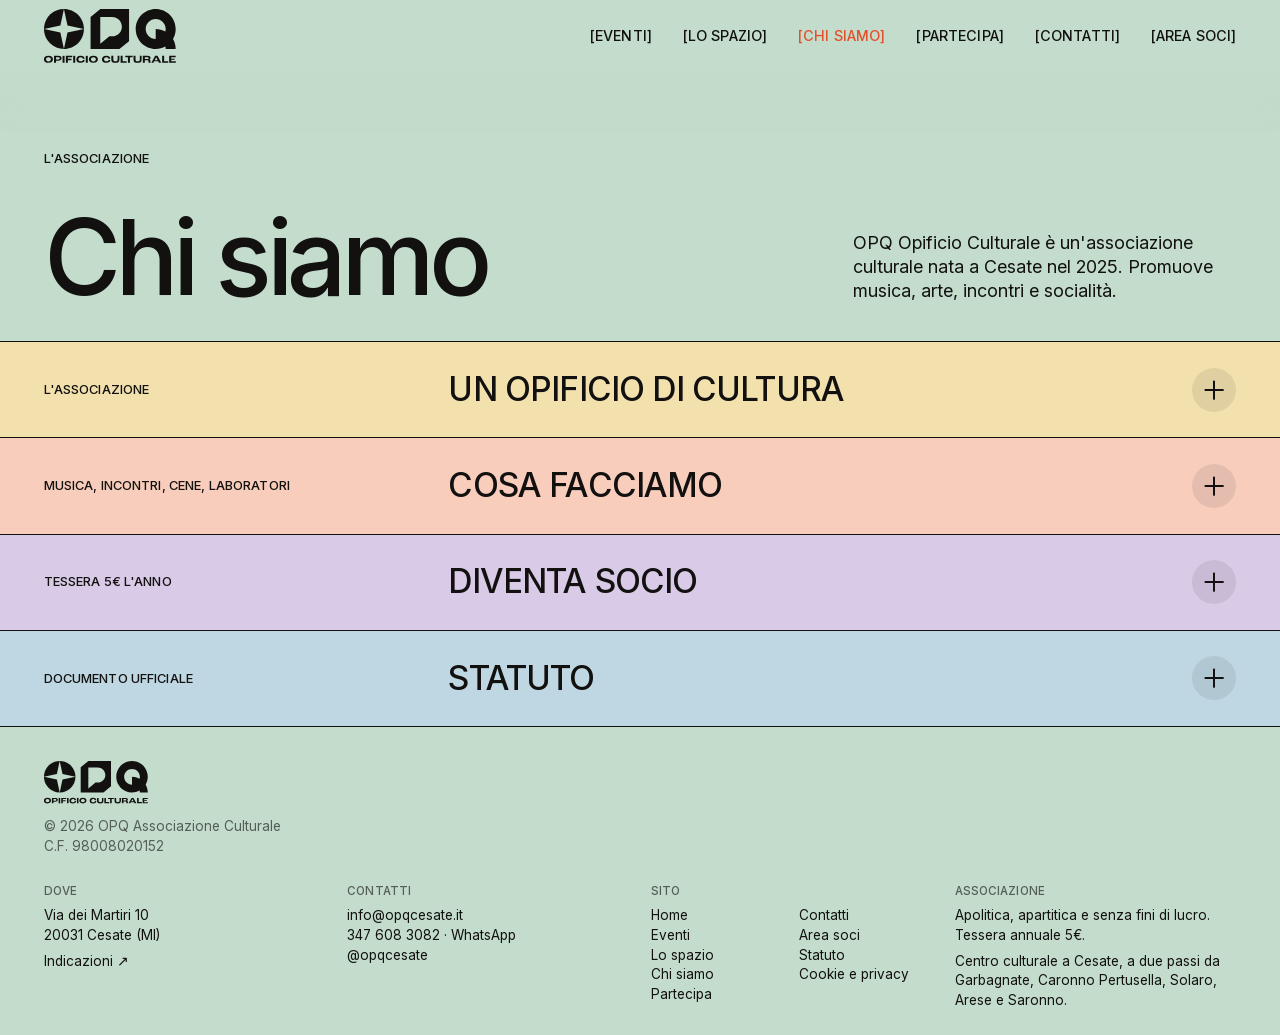
<file: chi-siamo.html>
<!doctype html>
<html lang="it">
<head>
<meta charset="utf-8">
<meta name="viewport" content="width=device-width, initial-scale=1">
<title>Chi siamo — OPQ, associazione e centro culturale di Cesate</title>
<meta name="description" content="OPQ è un'associazione culturale indipendente di Cesate (MI): musica, incontri, teatro e socialità. Come diventare soci e lo statuto completo.">
<meta property="og:title" content="Chi siamo · OPQ Opificio Culturale">
<meta property="og:description" content="Un'associazione culturale indipendente di Cesate: musica, incontri, teatro e socialità. La tessera costa 5€ l'anno.">
<meta property="og:type" content="website">
<meta property="og:site_name" content="OPQ Opificio Culturale">
<meta property="og:locale" content="it_IT">
<meta property="og:url" content="https://www.opqcesate.it/chi-siamo.html">
<meta property="og:image" content="https://www.opqcesate.it/assets/og-opq.jpg">
<meta property="og:image:width" content="1200">
<meta property="og:image:height" content="630">
<meta property="og:image:alt" content="Logo rosso di OPQ Opificio Culturale: Musica, incontri, idee. A Cesate.">
<meta name="twitter:card" content="summary_large_image">
<meta name="twitter:image" content="https://www.opqcesate.it/assets/og-opq.jpg">
<meta name="theme-color" content="#121110">
<link rel="canonical" href="https://www.opqcesate.it/chi-siamo.html">
<link rel="icon" href="favicon.ico" sizes="48x48">
<link rel="icon" href="assets/logo/favicon.svg" type="image/svg+xml">
<link rel="icon" href="assets/logo/icona-192.png" type="image/png" sizes="192x192">
<link rel="apple-touch-icon" href="assets/logo/apple-touch-icon.png">
<link rel="manifest" href="site.webmanifest">
<link rel="preload" href="assets/font/inter-latin.woff2" as="font" type="font/woff2" crossorigin>
<link rel="stylesheet" href="assets/css/font.css">
<link rel="stylesheet" href="assets/css/style.css">
</head>
<body class="pagina-salvia cursore-o">
<a class="salta" href="#contenuto">Vai al contenuto</a>
<header class="testata">
  <div class="contenitore">
    <a class="logo" href="index.html" aria-label="OPQ Opificio Culturale, torna alla home"><svg xmlns="http://www.w3.org/2000/svg" viewBox="883 0 214.5 88.5" fill="currentColor" role="img" aria-label="OPQ Opificio Culturale" xmlns:c2pa="http://c2pa.org/manifest"><metadata><c2pa:manifest>[base64]/Av//[base64]/[base64]/[base64]/3cyjxFA3Qo5S46fX0/ihY0VZ7mfb9KF703t5OjWDBWMA4GA1UdDwEB/wQEAwIHgDAVBgNVHSUEDjAMBgorBgEEAYPoXgIBMAwGA1UdEwEB/wQCMAAwHwYDVR0jBBgwFoAUzlHiBIFOZFsj+OPEz5o+nMHXXMIwCgYIKoZIzj0EAwMDZwAwZAIwMXMdFJ4BetLLVY7ORuE9noqbbAZOZn/aArXyTwFAZfKrPzxF2vPoJNf1+UCdg1XGAjBwX1zd9WGqYkqmL5SFqw1QySjr1zJfpJM9+1rdDwSPLMOPOjKuiXjoU/[base64]/1MRgOW2LQYBVkwyvBz9FH9TGLZRd7yDvqNty081w9B/Z2UaJL2sBMdjf6pw=</c2pa:manifest></metadata><g> <g> <g> <path d="M882.89,81.69c0-3.09,2.29-5.75,7.34-5.75s7.34,2.65,7.34,5.75-2.12,5.85-7.34,5.85-7.34-2.5-7.34-5.85ZM894.14,81.71c0-1.82-1.26-3.35-3.91-3.35s-3.91,1.53-3.91,3.35c0,2.01,1.24,3.42,3.91,3.42s3.91-1.5,3.91-3.42Z"/> <path d="M899.27,76.15h6.73c3.82,0,5.51,1.34,5.51,4.01s-1.65,3.88-5.59,3.88h-3.38v3.3h-3.26v-11.19ZM905.85,81.97c1.75,0,2.57-.54,2.57-1.7s-.73-1.7-2.55-1.7h-3.33v3.4h3.31Z"/> <path d="M913.13,76.15h3.26v11.19h-3.26v-11.19Z"/> <path d="M918.55,76.15h10.28v2.41h-7.02v2.48h5.83v2.07h-5.83v4.22h-3.26v-11.19Z"/> <path d="M930.45,76.15h3.26v11.19h-3.26v-11.19Z"/> <path d="M935.5,81.76c0-3.31,2.36-5.81,7.02-5.81,4.93,0,6.53,2.69,6.53,4.55,0,.03,0,.17-.02.27h-2.91v-.07c0-1.04-1.04-2.35-3.45-2.35s-3.74,1.48-3.74,3.4c0,1.79,1.05,3.37,3.76,3.37,2.31,0,3.48-1.05,3.48-2.29v-.1h2.91c.02.08.02.2.02.24,0,2.18-1.77,4.57-6.54,4.57-5.3,0-7.05-2.89-7.05-5.78Z"/> <path d="M950.89,76.15h3.26v11.19h-3.26v-11.19Z"/> <path d="M955.93,81.69c0-3.09,2.29-5.75,7.34-5.75s7.34,2.65,7.34,5.75-2.12,5.85-7.34,5.85-7.34-2.5-7.34-5.85ZM967.19,81.71c0-1.82-1.26-3.35-3.91-3.35s-3.91,1.53-3.91,3.35c0,2.01,1.24,3.42,3.91,3.42s3.91-1.5,3.91-3.42Z"/> <path d="M977.18,81.76c0-3.31,2.36-5.81,7.02-5.81,4.93,0,6.53,2.69,6.53,4.55,0,.03,0,.17-.02.27h-2.91v-.07c0-1.04-1.04-2.35-3.45-2.35s-3.74,1.48-3.74,3.4c0,1.79,1.05,3.37,3.76,3.37,2.31,0,3.48-1.05,3.48-2.29v-.1h2.91c.02.08.02.2.02.24,0,2.18-1.77,4.57-6.54,4.57-5.3,0-7.05-2.89-7.05-5.78Z"/> <path d="M992.37,82.34v-6.19h3.26v5.83c0,2.14,1.33,2.97,3.5,2.97s3.5-.83,3.5-2.97v-5.83h2.92v6.19c0,3.54-2.48,5.2-6.58,5.2s-6.61-1.67-6.61-5.2Z"/> <path d="M1007.51,76.15h3.26v8.6h6.63v2.58h-9.89v-11.19Z"/> <path d="M1019.39,78.57h-4.4v-2.41h12.07v2.41h-4.4v8.77h-3.26v-8.77Z"/> <path d="M1028.47,82.34v-6.19h3.26v5.83c0,2.14,1.33,2.97,3.5,2.97s3.5-.83,3.5-2.97v-5.83h2.92v6.19c0,3.54-2.48,5.2-6.58,5.2s-6.61-1.67-6.61-5.2Z"/> <path d="M1043.62,76.15h7.04c4.15,0,5.44,1.31,5.44,3.32,0,1.12-.48,2.21-2.02,2.67v.03c1.77.41,1.96,1.65,1.96,2.82v2.35h-3.26v-2.35c0-1.16-.44-1.68-1.84-1.68h-4.05v4.03h-3.26v-11.19ZM1050.81,81.41c1.62,0,2.19-.59,2.19-1.46,0-.8-.59-1.38-2.48-1.38h-3.64v2.84h3.93Z"/> <path d="M1068.61,85.06h-6.58l-1.16,2.28h-3.37l6.09-11.19h3.88l6.09,11.19h-3.79l-1.16-2.28ZM1067.64,83.16l-2.33-4.56h-.02l-2.31,4.56h4.66Z"/> <path d="M1075,76.15h3.26v8.6h6.63v2.58h-9.89v-11.19Z"/> <path d="M1086.43,76.15h10.57v2.41h-7.31v2.19h5.61v1.9h-5.61v2.26h7.48v2.41h-10.74v-11.19Z"/> </g> <g> <path d="M882.88,32.5c0,17.94,14.55,32.49,32.49,32.49l-5.79-26.69-26.69-5.79Z"/> <path d="M947.86,32.5C947.86,14.56,933.31.02,915.37.02l5.79,26.69,26.69,5.79Z"/> <path d="M915.37.02c-17.94,0-32.49,14.55-32.49,32.49l26.69-5.79L915.37.02Z"/> <path d="M921.16,38.3l-5.79,26.69c17.94,0,32.49-14.55,32.49-32.49l-26.69,5.79Z"/> </g> <path d="M1021.21,52.25V.02h-46.69l-15.83,12.82v52.12h46.83l15.69-12.71ZM989.37,44.47l-14.94,12.1h-.01V13.17h19.46c8.64,0,15.65,7.01,15.65,15.66s-7,15.65-15.65,15.65h-4.52Z"/> <path d="M1097.01,64.97c0-5.92-1.59-11.46-4.36-16.24,2.77-4.78,4.36-10.32,4.36-16.24,0-17.94-14.55-32.49-32.49-32.49s-32.49,14.55-32.49,32.49,14.55,32.49,32.49,32.49c5.7,0,11.06-1.47,15.71-4.05.33,1.3.53,2.65.53,4.05h16.24ZM1048.28,32.49c0-8.97,7.27-16.24,16.24-16.24s16.24,7.27,16.24,16.24c0,1.4-.2,2.75-.53,4.05-4.66-2.58-10.01-4.05-15.71-4.05v16.24s0,0,0,0c0,0,0,0,0,0-8.97,0-16.24-7.27-16.24-16.24Z"/> </g> </g></svg></a>
    <nav class="nav" id="nav" aria-label="Menu principale"><a href="eventi.html">Eventi</a><a href="spazi.html">Lo spazio</a><a href="chi-siamo.html" aria-current="page">Chi siamo</a><a href="partecipa.html">Partecipa</a><a href="contatti.html">Contatti</a><a href="https://portale.opqcesate.it/area-soci">Area soci</a></nav>
    <button class="apri-menu" type="button" aria-expanded="false" aria-controls="nav">Menu</button>
  </div>
</header>
<main id="contenuto">

<section class="intestazione fondo-salvia">
  <div class="contenitore griglia-12">
    <span class="etichetta">L'associazione</span>
    <h1>Chi siamo</h1>
    <p class="lead">OPQ Opificio Culturale è un'associazione culturale nata a Cesate nel 2025. Promuove musica, arte, incontri e socialità.</p>
  </div>
</section>

<div class="apribili">
<details class="apribile fondo-sabbia" id="chi">
  <summary class="apribile-testa"><div class="contenitore"><span class="etichetta">L'associazione</span><h2>Un opificio di cultura</h2><span class="apribile-segno" aria-hidden="true"></span></div></summary>
  <div class="apribile-corpo"><div class="contenitore">
<section class="capitolo"><div class="capitolo-corpo">
      <p class="lead">Siamo un gruppo di ragazzi che ha deciso di non aspettare che qualcuno aprisse uno spazio per noi, ma di costruirlo con le proprie mani.</p>
      <p>Il nome viene da “Opificio”: un luogo dove si lavora e si produce. Come nel vecchio forno si impastava il pane per il paese, noi vogliamo impastare cultura, incontro e partecipazione per chi abita Cesate e i comuni vicini.</p>
      <p>OPQ è un salotto urbano dove incontrarsi, discutere, riposarsi e creare comunità. In un anno abbiamo raccolto circa 470 soci e organizzato più di venti iniziative, alcune insieme ad ANPI e alle scuole del territorio.</p>
      <p>Siamo un'associazione indipendente, apolitica, apartitica e senza fini di lucro. Crediamo che la cultura sia un bene di tutti: per questo organizziamo concerti, dibattiti, presentazioni di libri e laboratori, e apriamo il nostro spazio a chi vuole partecipare.</p>
    </div></section>
  </div></div>
</details>
<details class="apribile fondo-rosa" id="attivita">
  <summary class="apribile-testa"><div class="contenitore"><span class="etichetta">Musica, incontri, cene, laboratori</span><h2>Cosa facciamo</h2><span class="apribile-segno" aria-hidden="true"></span></div></summary>
  <div class="apribile-corpo"><div class="contenitore">
<section class="capitolo"><div class="capitolo-corpo">
      <ul class="lista-attivita">
        <li><div><strong>Musica dal vivo</strong>Concerti, rassegne come Giradischi e jam session.</div></li>
        <li><div><strong>Incontri e dibattiti</strong>Serate di confronto, presentazioni di libri, reading.</div></li>
        <li><div><strong>Cene associative</strong>Cene e iniziative culinarie per i soci.</div></li>
        <li><div><strong>Bar culturale</strong>Il bar dell'ex forno, luogo di ritrovo aperto ai soci.</div></li>
        <li><div><strong>Corsi e laboratori</strong>Seminari, workshop e progetti educativi.</div></li>
        <li><div><strong>Collaborazioni</strong>Con enti pubblici, scuole e associazioni del territorio.</div></li>
      </ul>
    </div></section>
  </div></div>
</details>
  <!-- Sezione nascosta per il momento: togliere questo commento per rimetterla
  <section class="capitolo" id="organi" style="border-top:1px solid var(--nero)">
    <div class="capitolo-testa"><h2>Come siamo organizzati</h2></div>
    <div class="capitolo-corpo">
      <ul class="organi">
        <li><strong>Assemblea dei soci</strong><span>Si riunisce almeno una volta l'anno, approva il bilancio ed elegge il Consiglio Direttivo.</span></li>
        <li><strong>Consiglio Direttivo</strong><span>Da 3 a 7 membri, in carica per 3 anni.</span></li>
        <li><strong>Presidente</strong><span class="da-fare">nome</span></li>
        <li><strong>Vicepresidente</strong><span class="da-fare">nome</span></li>
        <li><strong>Tesoriere</strong><span class="da-fare">nome</span></li>
        <li><strong>Segretario</strong><span class="da-fare">nome</span></li>
      </ul>
    </div>
  </section>
  -->
<details class="apribile fondo-lilla" id="soci">
  <summary class="apribile-testa"><div class="contenitore"><span class="etichetta">Tessera 5€ l'anno</span><h2>Diventa socio</h2><span class="apribile-segno" aria-hidden="true"></span></div></summary>
  <div class="apribile-corpo"><div class="contenitore">
<p class="grande-frase apribile-frase">La tessera costa 5€ l'anno.</p>
<ol class="passi colonne-info" style="margin-top:3rem">
      <li><h3>Compila il modulo</h3><p>Lo trovi da OPQ durante gli eventi.</p></li>
      <li><h3>Versa la quota</h3><p>5€ per l'anno sociale in corso.</p></li>
      <li><h3>Benvenuto</h3><p>Il Consiglio Direttivo approva la richiesta e ti iscrive nel libro soci.</p></li>
    </ol>
  </div></div>
</details>
<details class="apribile fondo-azzurro" id="statuto">
  <summary class="apribile-testa"><div class="contenitore"><span class="etichetta">Documento ufficiale</span><h2>Statuto</h2><span class="apribile-segno" aria-hidden="true"></span></div></summary>
  <div class="apribile-corpo"><div class="contenitore">
<div class="statuto">
  <div class="azione-statuto"><button type="button" class="pulsante" data-apri-tutti>Apri tutti gli articoli</button></div>
  <dl class="scheda-documento">
      <div><dt class="etichetta">Documento</dt><dd>Statuto dell'Associazione Culturale “OPQ”</dd></div>
      <div><dt class="etichetta">Firmato</dt><dd>Cesate, 14 ottobre 2025</dd></div>
      <div><dt class="etichetta">Sede</dt><dd>Via dei Martiri 10, Cesate (MI)</dd></div>
      <div><dt class="etichetta">Articoli</dt><dd>13</dd></div>
    </dl>
    <div class="articoli"><details id="art-1"><summary><span class="num-art">Art. 1</span><span class="titolo-art">Denominazione e sede</span></summary><div class="testo-articolo"><p>È costituita l'associazione culturale denominata “OPQ Associazione Culturale”, con sede in Via dei Martiri n. 10, Cesate (MI).</p></div></details><details id="art-2"><summary><span class="num-art">Art. 2</span><span class="titolo-art">Natura e durata</span></summary><div class="testo-articolo"><p>L'associazione è apolitica e apartitica, non ha fini di lucro ed è regolata dagli articoli 36 e seguenti del Codice Civile. La durata è illimitata.</p></div></details><details id="art-3"><summary><span class="num-art">Art. 3</span><span class="titolo-art">Scopi e attività</span></summary><div class="testo-articolo"><p>L'associazione persegue finalità di promozione della cultura, dell'arte e della socialità attraverso:</p>
<ul><li>concerti, eventi musicali, rassegne, reading, mostre e performance;</li><li>promozione di spazi di coworking;</li><li>gestione di un bar culturale;</li><li>corsi, seminari e workshop;</li><li>collaborazione con enti pubblici e privati.</li></ul>
<p>Più nel dettaglio:</p>
<ol type="a">
<li>promuovere e organizzare eventi di musica live, concerti, rassegne e attività performative;</li>
<li>favorire la diffusione della cultura musicale, artistica e letteraria;</li>
<li>promuovere iniziative di coworking e collaborazione tra artisti e operatori culturali;</li>
<li>gestire e valorizzare spazi culturali aperti alla cittadinanza, compreso un bar culturale;</li>
<li>realizzare corsi, laboratori e progetti educativi;</li>
<li>gestione di spazi dedicati al coworking;</li>
<li>promuovere la cultura, le sue forme espressive, la creatività e le attitudini creative, gli spazi per l'espressione, la formazione, creazione, produzione e fruizione culturale;</li>
<li>promuovere il riconoscimento dei diritti culturali, l'accesso universale alla conoscenza, al sapere, all'educazione, alla cultura, all'uso delle nuove tecnologie della comunicazione, promuovere l'inclusione digitale (eInclusion);</li>
<li>promuovere l'educazione alla responsabilità civile e alla cittadinanza, la partecipazione, l'inclusione, la coesione sociale, la democrazia e i diritti;</li>
<li>promuovere ed ampliare luoghi, occasioni e attività ludiche, di socialità, con finalità formative, didattiche, ricreative e culturali;</li>
<li>promuovere la cultura cinematografica e audiovisiva, ai sensi della L. 220/2016, attraverso proiezioni, dibattiti, conferenze, corsi, pubblicazioni e iniziative di formazione del pubblico riferite particolarmente al mondo giovanile e alle istituzioni scolastiche;</li>
<li>promuovere i diritti e lo sviluppo di forme di prevenzione e di lotta contro ogni forma di disagio, esclusione, emarginazione, discriminazione, razzismo, xenofobia, omotransfobia, sessismo, intolleranza, violenza e censura;</li>
<li>promuovere una società aperta e multiculturale, dove diversità e interculturalità siano una risorsa;</li>
<li>l'impegno a favore della realizzazione di una società ecosostenibile che faccia della difesa e della salvaguardia dell'ambiente un cardine portante;</li>
<li>promuovere l'impegno per la difesa della dignità degli animali, contro ogni forma di violenza esercitata nei loro confronti, dal fenomeno dell'abbandono alle pratiche della vivisezione e dei combattimenti, promuovere l'attuazione di attività di ricovero e iniziative per l'affidamento e l'adozione;</li>
<li>la promozione di servizi culturali e aggregativi rivolti alla comunità e alle persone, che rappresentino anche nuove opportunità di inserimento sociale che si esprimono nel territorio;</li>
<li>la promozione della più ampia partecipazione delle organizzazioni aderenti alla programmazione territoriale delle politiche culturali;</li>
<li>promuovere la solidarietà tra i soci.</li>
</ol></div></details><details id="art-4"><summary><span class="num-art">Art. 4</span><span class="titolo-art">Soci</span></summary><div class="testo-articolo"><p>Il numero dei soci è illimitato. Possono essere soci tutte le persone fisiche e giuridiche che ne condividano gli scopi. I soci si dividono in fondatori, ordinari e onorari.</p></div></details><details id="art-5"><summary><span class="num-art">Art. 5</span><span class="titolo-art">Diritti e doveri dei soci</span></summary><div class="testo-articolo"><p>Chi intende essere ammesso come socio dovrà farne richiesta, sottoscrivendo un apposito modulo associativo, al Consiglio Direttivo, impegnandosi ad attenersi al presente statuto e ad osservare gli eventuali regolamenti e le delibere adottate dagli organi dell'Associazione.</p>
<p>Il Consiglio deciderà sull'accoglimento o il rigetto dell'ammissione dell'aspirante. Il rigetto della domanda d'iscrizione deve essere comunicato per iscritto all'interessato specificandone i motivi. In caso di accoglimento della richiesta e previo versamento della quota associativa annuale, verrà effettuata l'iscrizione nel libro dei soci ed il richiedente acquisirà ad ogni effetto la qualifica di socio a partire da tale momento.</p>
<p>I soci hanno diritto di partecipare alle assemblee, votare, proporre attività e devono rispettare lo statuto e versare la quota annuale.</p>
<p>La qualifica di socio si perde per recesso, per esclusione, per mancato versamento della quota associativa annuale o per causa di morte. Le dimissioni da socio dovranno essere presentate per iscritto al Consiglio Direttivo ed hanno effetto a partire dalla annotazione sul libro soci.</p>
<p>L'esclusione sarà deliberata dal Consiglio Direttivo nei confronti del socio:</p>
<ol type="a"><li>che non ottemperi alle disposizioni del presente statuto, degli eventuali regolamenti e delle deliberazioni adottate dagli organi dell'Associazione;</li><li>che svolga o tenti di svolgere attività contrarie agli interessi dell'Associazione;</li><li>che, in qualunque modo, arrechi o possa arrecare gravi danni, anche morali, all'Associazione;</li><li>che non sia in regola con il pagamento della quota associativa.</li></ol>
<p>Successivamente il provvedimento del Consiglio Direttivo deve essere ratificato dalla prima assemblea ordinaria che sarà convocata. Nel corso di tale assemblea, alla quale deve essere convocato il socio interessato, si procederà in contraddittorio con l'interessato ad una disamina degli addebiti. L'esclusione diventa operante dalla annotazione nel libro soci.</p>
<p>Il mancato pagamento della quota associativa annuale entro tre mesi decorrenti dall'inizio dell'esercizio sociale comporta l'automatica decadenza del socio senza necessità di alcuna formalità.</p></div></details><details id="art-6"><summary><span class="num-art">Art. 6</span><span class="titolo-art">Organi dell'associazione</span></summary><div class="testo-articolo"><p>Sono organi: Assemblea, Consiglio Direttivo, Presidente, Vicepresidente, Tesoriere, Segretario.</p></div></details><details id="art-7"><summary><span class="num-art">Art. 7</span><span class="titolo-art">Assemblea</span></summary><div class="testo-articolo"><p>È l'organo sovrano, convocata almeno una volta l'anno per approvare il bilancio e nominare il Direttivo.</p>
<ul>
<li>La convocazione dell'Assemblea è effettuata dal Presidente, a nome del Consiglio Direttivo, almeno dieci giorni prima dell'adunanza e comunicata ai soci con avviso attraverso tutti gli strumenti di contatto disponibili quali, a titolo di esempio, posta elettronica, sistemi di messaggistica (SMS, WhatsApp, Telegram, etc.) e social media (es. Twitter, Facebook, Instagram, etc.).</li>
<li>L'avviso deve contenere l'ordine del giorno, il luogo, la data e l'orario.</li>
<li>Essa ha luogo almeno una volta all'anno entro i quattro mesi successivi alla chiusura dell'esercizio sociale per l'approvazione del rendiconto economico-finanziario.</li>
<li>L'assemblea può essere svolta in videoconferenza.</li>
<li>L'assemblea si riunisce, inoltre, quante volte il Consiglio Direttivo lo ritenga necessario o qualora ne sia fatta richiesta per iscritto, con indicazione delle materie da trattare.</li>
<li>In questi ultimi casi la convocazione deve avere luogo entro venti giorni dalla data della richiesta.</li>
<li>In prima convocazione l'assemblea, sia ordinaria che straordinaria, è regolarmente costituita quando siano presenti o rappresentati almeno la metà più uno degli associati con diritto di voto.</li>
<li>In seconda convocazione, l'assemblea, sia ordinaria che straordinaria, è regolarmente costituita qualunque sia il numero degli associati con diritto di voto intervenuti o rappresentati.</li>
<li>L'assemblea è presieduta dal Presidente dell'Associazione ed in sua assenza dal Vicepresidente o dalla persona designata dall'assemblea stessa.</li>
<li>La nomina del segretario è fatta dal presidente dell'assemblea.</li>
<li>Le delibere dell'assemblea devono risultare dal verbale sottoscritto dal Presidente e dal segretario.</li>
</ul></div></details><details id="art-8"><summary><span class="num-art">Art. 8</span><span class="titolo-art">Consiglio Direttivo</span></summary><div class="testo-articolo"><p>Composto da 3 a 7 membri che resteranno in carica per 3 anni e saranno rieleggibili, può nominare collaboratori esterni retribuiti per attività specifiche.</p>
<p>Il Consiglio Direttivo è convocato dal Presidente tutte le volte nelle quali vi sia materia su cui deliberare, oppure quando ne sia fatta domanda da almeno un terzo dei membri. La convocazione è fatta tramite e-mail o attraverso sistemi di messaggistica (SMS, WhatsApp, Telegram, etc.) da spedirsi non meno di cinque giorni prima della adunanza. La seduta può avvenire in presenza o in videoconferenza.</p>
<p>Le sedute sono valide quando vi intervenga la maggioranza dei componenti e le deliberazioni sono adottate con il voto favorevole della maggioranza degli intervenuti votanti.</p></div></details><details id="art-9"><summary><span class="num-art">Art. 9</span><span class="titolo-art">Presidente</span></summary><div class="testo-articolo"><p>Rappresenta legalmente l'associazione e convoca Assemblea e Consiglio.</p></div></details><details id="art-10"><summary><span class="num-art">Art. 10</span><span class="titolo-art">Risorse economiche</span></summary><div class="testo-articolo"><p>Le entrate provengono da quote associative, contributi, proventi da attività culturali e sponsorizzazioni. Gli avanzi di gestione sono reinvestiti.</p></div></details><details id="art-11"><summary><span class="num-art">Art. 11</span><span class="titolo-art">Libri sociali</span></summary><div class="testo-articolo"><p>L'associazione tiene libro soci, libro verbali Assemblea e libro verbali Consiglio Direttivo.</p></div></details><details id="art-12"><summary><span class="num-art">Art. 12</span><span class="titolo-art">Scioglimento</span></summary><div class="testo-articolo"><p>In caso di scioglimento, l'Assemblea destina il patrimonio residuo ad altra associazione con fini analoghi.</p></div></details><details id="art-13"><summary><span class="num-art">Art. 13</span><span class="titolo-art">Norme finali</span></summary><div class="testo-articolo"><p>Per quanto non previsto, valgono le norme del Codice Civile.</p></div></details></div>
    <p class="grigio" style="margin-top:1.5rem;font-size:.85rem">Testo trascritto dallo statuto originale firmato dai soci fondatori.</p>
</div>
  </div></div>
</details>
</div>
</main>
<footer class="piede">
  <div class="contenitore">
    <div class="piede-griglia">
      <div class="piede-marchio"><div class="logo-piede"><svg xmlns="http://www.w3.org/2000/svg" viewBox="883 0 214.5 88.5" fill="currentColor" role="img" aria-label="OPQ Opificio Culturale" xmlns:c2pa="http://c2pa.org/manifest"><metadata><c2pa:manifest>[base64]/Av//[base64]/[base64]/[base64]/3cyjxFA3Qo5S46fX0/ihY0VZ7mfb9KF703t5OjWDBWMA4GA1UdDwEB/wQEAwIHgDAVBgNVHSUEDjAMBgorBgEEAYPoXgIBMAwGA1UdEwEB/wQCMAAwHwYDVR0jBBgwFoAUzlHiBIFOZFsj+OPEz5o+nMHXXMIwCgYIKoZIzj0EAwMDZwAwZAIwMXMdFJ4BetLLVY7ORuE9noqbbAZOZn/aArXyTwFAZfKrPzxF2vPoJNf1+UCdg1XGAjBwX1zd9WGqYkqmL5SFqw1QySjr1zJfpJM9+1rdDwSPLMOPOjKuiXjoU/[base64]/1MRgOW2LQYBVkwyvBz9FH9TGLZRd7yDvqNty081w9B/Z2UaJL2sBMdjf6pw=</c2pa:manifest></metadata><g> <g> <g> <path d="M882.89,81.69c0-3.09,2.29-5.75,7.34-5.75s7.34,2.65,7.34,5.75-2.12,5.85-7.34,5.85-7.34-2.5-7.34-5.85ZM894.14,81.71c0-1.82-1.26-3.35-3.91-3.35s-3.91,1.53-3.91,3.35c0,2.01,1.24,3.42,3.91,3.42s3.91-1.5,3.91-3.42Z"/> <path d="M899.27,76.15h6.73c3.82,0,5.51,1.34,5.51,4.01s-1.65,3.88-5.59,3.88h-3.38v3.3h-3.26v-11.19ZM905.85,81.97c1.75,0,2.57-.54,2.57-1.7s-.73-1.7-2.55-1.7h-3.33v3.4h3.31Z"/> <path d="M913.13,76.15h3.26v11.19h-3.26v-11.19Z"/> <path d="M918.55,76.15h10.28v2.41h-7.02v2.48h5.83v2.07h-5.83v4.22h-3.26v-11.19Z"/> <path d="M930.45,76.15h3.26v11.19h-3.26v-11.19Z"/> <path d="M935.5,81.76c0-3.31,2.36-5.81,7.02-5.81,4.93,0,6.53,2.69,6.53,4.55,0,.03,0,.17-.02.27h-2.91v-.07c0-1.04-1.04-2.35-3.45-2.35s-3.74,1.48-3.74,3.4c0,1.79,1.05,3.37,3.76,3.37,2.31,0,3.48-1.05,3.48-2.29v-.1h2.91c.02.08.02.2.02.24,0,2.18-1.77,4.57-6.54,4.57-5.3,0-7.05-2.89-7.05-5.78Z"/> <path d="M950.89,76.15h3.26v11.19h-3.26v-11.19Z"/> <path d="M955.93,81.69c0-3.09,2.29-5.75,7.34-5.75s7.34,2.65,7.34,5.75-2.12,5.85-7.34,5.85-7.34-2.5-7.34-5.85ZM967.19,81.71c0-1.82-1.26-3.35-3.91-3.35s-3.91,1.53-3.91,3.35c0,2.01,1.24,3.42,3.91,3.42s3.91-1.5,3.91-3.42Z"/> <path d="M977.18,81.76c0-3.31,2.36-5.81,7.02-5.81,4.93,0,6.53,2.69,6.53,4.55,0,.03,0,.17-.02.27h-2.91v-.07c0-1.04-1.04-2.35-3.45-2.35s-3.74,1.48-3.74,3.4c0,1.79,1.05,3.37,3.76,3.37,2.31,0,3.48-1.05,3.48-2.29v-.1h2.91c.02.08.02.2.02.24,0,2.18-1.77,4.57-6.54,4.57-5.3,0-7.05-2.89-7.05-5.78Z"/> <path d="M992.37,82.34v-6.19h3.26v5.83c0,2.14,1.33,2.97,3.5,2.97s3.5-.83,3.5-2.97v-5.83h2.92v6.19c0,3.54-2.48,5.2-6.58,5.2s-6.61-1.67-6.61-5.2Z"/> <path d="M1007.51,76.15h3.26v8.6h6.63v2.58h-9.89v-11.19Z"/> <path d="M1019.39,78.57h-4.4v-2.41h12.07v2.41h-4.4v8.77h-3.26v-8.77Z"/> <path d="M1028.47,82.34v-6.19h3.26v5.83c0,2.14,1.33,2.97,3.5,2.97s3.5-.83,3.5-2.97v-5.83h2.92v6.19c0,3.54-2.48,5.2-6.58,5.2s-6.61-1.67-6.61-5.2Z"/> <path d="M1043.62,76.15h7.04c4.15,0,5.44,1.31,5.44,3.32,0,1.12-.48,2.21-2.02,2.67v.03c1.77.41,1.96,1.65,1.96,2.82v2.35h-3.26v-2.35c0-1.16-.44-1.68-1.84-1.68h-4.05v4.03h-3.26v-11.19ZM1050.81,81.41c1.62,0,2.19-.59,2.19-1.46,0-.8-.59-1.38-2.48-1.38h-3.64v2.84h3.93Z"/> <path d="M1068.61,85.06h-6.58l-1.16,2.28h-3.37l6.09-11.19h3.88l6.09,11.19h-3.79l-1.16-2.28ZM1067.64,83.16l-2.33-4.56h-.02l-2.31,4.56h4.66Z"/> <path d="M1075,76.15h3.26v8.6h6.63v2.58h-9.89v-11.19Z"/> <path d="M1086.43,76.15h10.57v2.41h-7.31v2.19h5.61v1.9h-5.61v2.26h7.48v2.41h-10.74v-11.19Z"/> </g> <g> <path d="M882.88,32.5c0,17.94,14.55,32.49,32.49,32.49l-5.79-26.69-26.69-5.79Z"/> <path d="M947.86,32.5C947.86,14.56,933.31.02,915.37.02l5.79,26.69,26.69,5.79Z"/> <path d="M915.37.02c-17.94,0-32.49,14.55-32.49,32.49l26.69-5.79L915.37.02Z"/> <path d="M921.16,38.3l-5.79,26.69c17.94,0,32.49-14.55,32.49-32.49l-26.69,5.79Z"/> </g> <path d="M1021.21,52.25V.02h-46.69l-15.83,12.82v52.12h46.83l15.69-12.71ZM989.37,44.47l-14.94,12.1h-.01V13.17h19.46c8.64,0,15.65,7.01,15.65,15.66s-7,15.65-15.65,15.65h-4.52Z"/> <path d="M1097.01,64.97c0-5.92-1.59-11.46-4.36-16.24,2.77-4.78,4.36-10.32,4.36-16.24,0-17.94-14.55-32.49-32.49-32.49s-32.49,14.55-32.49,32.49,14.55,32.49,32.49,32.49c5.7,0,11.06-1.47,15.71-4.05.33,1.3.53,2.65.53,4.05h16.24ZM1048.28,32.49c0-8.97,7.27-16.24,16.24-16.24s16.24,7.27,16.24,16.24c0,1.4-.2,2.75-.53,4.05-4.66-2.58-10.01-4.05-15.71-4.05v16.24s0,0,0,0c0,0,0,0,0,0-8.97,0-16.24-7.27-16.24-16.24Z"/> </g> </g></svg></div><p class="piede-legale">© <span data-anno>2026</span> OPQ Associazione Culturale<br>C.F. 98008020152</p></div>
      <div><span class="etichetta">Dove</span><p>Via dei Martiri 10<br>20031 Cesate (MI)</p><p><a href="https://www.google.com/maps/search/?api=1&query=Via+dei+Martiri+10,+20031+Cesate+MI" target="_blank" rel="noopener">Indicazioni ↗</a></p></div>
      <div><span class="etichetta">Contatti</span><ul><li><a href="mailto:info@opqcesate.it">info@opqcesate.it</a></li><li><a href="tel:+393476083082">347 608 3082</a> · <a href="https://wa.me/393476083082" target="_blank" rel="noopener">WhatsApp</a></li><li><a href="https://www.instagram.com/opqcesate/" target="_blank" rel="noopener">@opqcesate</a></li></ul></div>
      <div class="piede-sito"><span class="etichetta">Sito</span><ul><li><a href="index.html">Home</a></li><li><a href="eventi.html">Eventi</a></li><li><a href="spazi.html">Lo spazio</a></li><li><a href="chi-siamo.html">Chi siamo</a></li><li><a href="partecipa.html">Partecipa</a></li><li><a href="contatti.html">Contatti</a></li><li><a href="https://portale.opqcesate.it/area-soci">Area soci</a></li><li><a href="chi-siamo.html#statuto">Statuto</a></li><li><a href="cookie.html">Cookie e privacy</a></li></ul></div>
      <div><span class="etichetta">Associazione</span><p>Apolitica, apartitica e senza fini di lucro. Tessera annuale 5€.</p><p>Centro culturale a Cesate, a due passi da Garbagnate, Caronno Pertusella, Solaro, Arese e Saronno.</p></div>
    </div>
  </div>
</footer>
<script src="assets/js/main.js"></script>
</body>
</html>
</file>
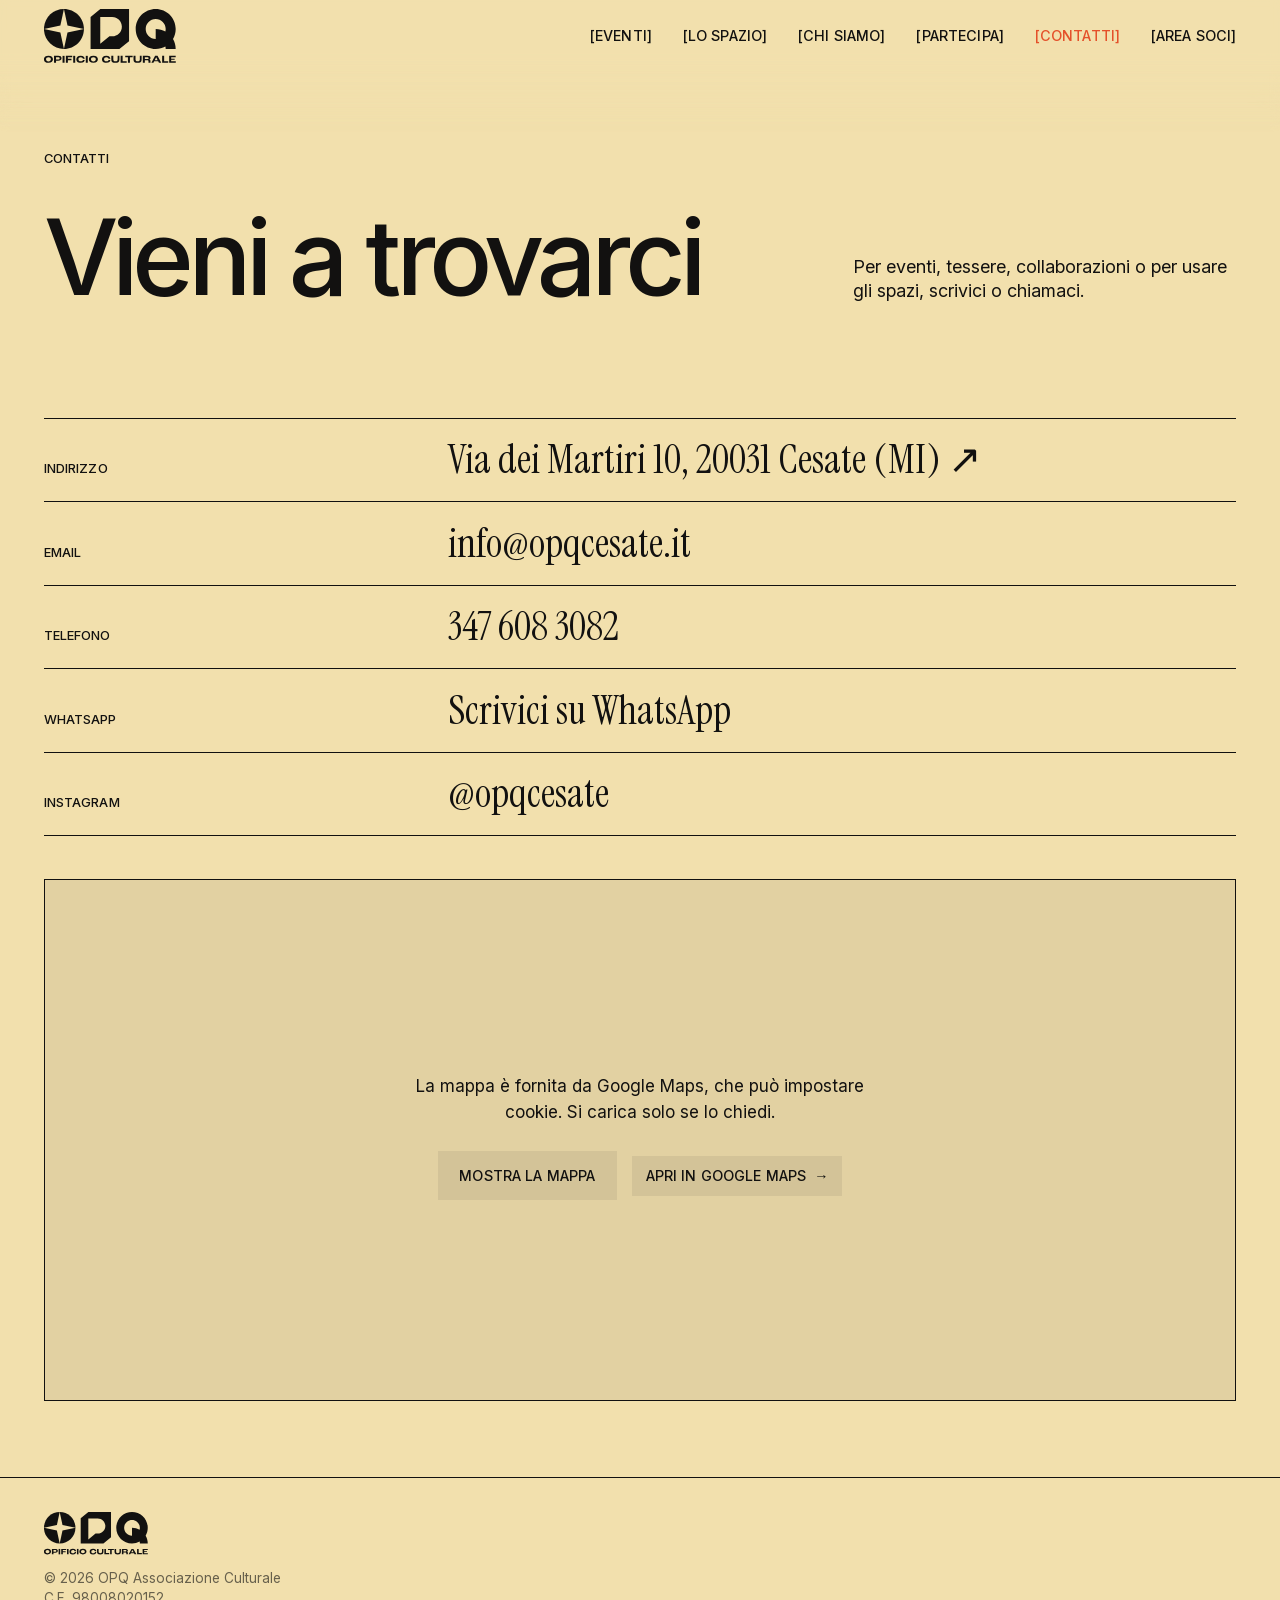
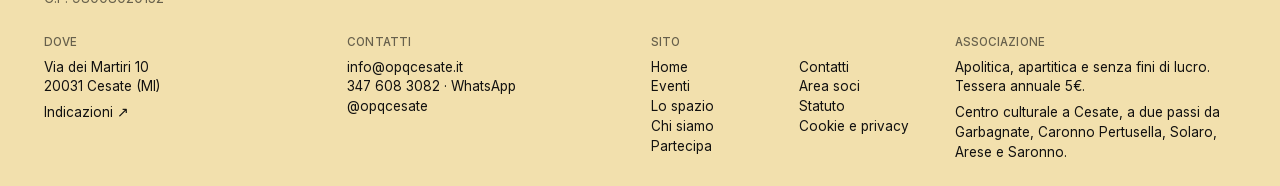
<file: contatti.html>
<!doctype html>
<html lang="it">
<head>
<meta charset="utf-8">
<meta name="viewport" content="width=device-width, initial-scale=1">
<title>Contatti e come arrivare — OPQ Opificio Culturale, Cesate</title>
<meta name="description" content="OPQ Opificio Culturale, Via dei Martiri 10, 20031 Cesate (MI). Email info@opqcesate.it, telefono e WhatsApp 347 608 3082.">
<meta property="og:title" content="Vieni a trovarci · OPQ, via dei Martiri 10, Cesate">
<meta property="og:description" content="Scrivici a info@opqcesate.it o su WhatsApp al 347 608 3082. Ti aspettiamo in via dei Martiri 10 a Cesate.">
<meta property="og:type" content="website">
<meta property="og:site_name" content="OPQ Opificio Culturale">
<meta property="og:locale" content="it_IT">
<meta property="og:url" content="https://www.opqcesate.it/contatti.html">
<meta property="og:image" content="https://www.opqcesate.it/assets/og-opq.jpg">
<meta property="og:image:width" content="1200">
<meta property="og:image:height" content="630">
<meta property="og:image:alt" content="Logo rosso di OPQ Opificio Culturale: Musica, incontri, idee. A Cesate.">
<meta name="twitter:card" content="summary_large_image">
<meta name="twitter:image" content="https://www.opqcesate.it/assets/og-opq.jpg">
<meta name="theme-color" content="#121110">
<link rel="canonical" href="https://www.opqcesate.it/contatti.html">
<link rel="icon" href="favicon.ico" sizes="48x48">
<link rel="icon" href="assets/logo/favicon.svg" type="image/svg+xml">
<link rel="icon" href="assets/logo/icona-192.png" type="image/png" sizes="192x192">
<link rel="apple-touch-icon" href="assets/logo/apple-touch-icon.png">
<link rel="manifest" href="site.webmanifest">
<link rel="preload" href="assets/font/inter-latin.woff2" as="font" type="font/woff2" crossorigin>
<link rel="stylesheet" href="assets/css/font.css">
<link rel="stylesheet" href="assets/css/style.css">
</head>
<body class="pagina-sabbia cursore-p">
<a class="salta" href="#contenuto">Vai al contenuto</a>
<header class="testata">
  <div class="contenitore">
    <a class="logo" href="index.html" aria-label="OPQ Opificio Culturale, torna alla home"><svg xmlns="http://www.w3.org/2000/svg" viewBox="883 0 214.5 88.5" fill="currentColor" role="img" aria-label="OPQ Opificio Culturale" xmlns:c2pa="http://c2pa.org/manifest"><metadata><c2pa:manifest>[base64]/Av//[base64]/[base64]/[base64]/3cyjxFA3Qo5S46fX0/ihY0VZ7mfb9KF703t5OjWDBWMA4GA1UdDwEB/wQEAwIHgDAVBgNVHSUEDjAMBgorBgEEAYPoXgIBMAwGA1UdEwEB/wQCMAAwHwYDVR0jBBgwFoAUzlHiBIFOZFsj+OPEz5o+nMHXXMIwCgYIKoZIzj0EAwMDZwAwZAIwMXMdFJ4BetLLVY7ORuE9noqbbAZOZn/aArXyTwFAZfKrPzxF2vPoJNf1+UCdg1XGAjBwX1zd9WGqYkqmL5SFqw1QySjr1zJfpJM9+1rdDwSPLMOPOjKuiXjoU/[base64]/1MRgOW2LQYBVkwyvBz9FH9TGLZRd7yDvqNty081w9B/Z2UaJL2sBMdjf6pw=</c2pa:manifest></metadata><g> <g> <g> <path d="M882.89,81.69c0-3.09,2.29-5.75,7.34-5.75s7.34,2.65,7.34,5.75-2.12,5.85-7.34,5.85-7.34-2.5-7.34-5.85ZM894.14,81.71c0-1.82-1.26-3.35-3.91-3.35s-3.91,1.53-3.91,3.35c0,2.01,1.24,3.42,3.91,3.42s3.91-1.5,3.91-3.42Z"/> <path d="M899.27,76.15h6.73c3.82,0,5.51,1.34,5.51,4.01s-1.65,3.88-5.59,3.88h-3.38v3.3h-3.26v-11.19ZM905.85,81.97c1.75,0,2.57-.54,2.57-1.7s-.73-1.7-2.55-1.7h-3.33v3.4h3.31Z"/> <path d="M913.13,76.15h3.26v11.19h-3.26v-11.19Z"/> <path d="M918.55,76.15h10.28v2.41h-7.02v2.48h5.83v2.07h-5.83v4.22h-3.26v-11.19Z"/> <path d="M930.45,76.15h3.26v11.19h-3.26v-11.19Z"/> <path d="M935.5,81.76c0-3.31,2.36-5.81,7.02-5.81,4.93,0,6.53,2.69,6.53,4.55,0,.03,0,.17-.02.27h-2.91v-.07c0-1.04-1.04-2.35-3.45-2.35s-3.74,1.48-3.74,3.4c0,1.79,1.05,3.37,3.76,3.37,2.31,0,3.48-1.05,3.48-2.29v-.1h2.91c.02.08.02.2.02.24,0,2.18-1.77,4.57-6.54,4.57-5.3,0-7.05-2.89-7.05-5.78Z"/> <path d="M950.89,76.15h3.26v11.19h-3.26v-11.19Z"/> <path d="M955.93,81.69c0-3.09,2.29-5.75,7.34-5.75s7.34,2.65,7.34,5.75-2.12,5.85-7.34,5.85-7.34-2.5-7.34-5.85ZM967.19,81.71c0-1.82-1.26-3.35-3.91-3.35s-3.91,1.53-3.91,3.35c0,2.01,1.24,3.42,3.91,3.42s3.91-1.5,3.91-3.42Z"/> <path d="M977.18,81.76c0-3.31,2.36-5.81,7.02-5.81,4.93,0,6.53,2.69,6.53,4.55,0,.03,0,.17-.02.27h-2.91v-.07c0-1.04-1.04-2.35-3.45-2.35s-3.74,1.48-3.74,3.4c0,1.79,1.05,3.37,3.76,3.37,2.31,0,3.48-1.05,3.48-2.29v-.1h2.91c.02.08.02.2.02.24,0,2.18-1.77,4.57-6.54,4.57-5.3,0-7.05-2.89-7.05-5.78Z"/> <path d="M992.37,82.34v-6.19h3.26v5.83c0,2.14,1.33,2.97,3.5,2.97s3.5-.83,3.5-2.97v-5.83h2.92v6.19c0,3.54-2.48,5.2-6.58,5.2s-6.61-1.67-6.61-5.2Z"/> <path d="M1007.51,76.15h3.26v8.6h6.63v2.58h-9.89v-11.19Z"/> <path d="M1019.39,78.57h-4.4v-2.41h12.07v2.41h-4.4v8.77h-3.26v-8.77Z"/> <path d="M1028.47,82.34v-6.19h3.26v5.83c0,2.14,1.33,2.97,3.5,2.97s3.5-.83,3.5-2.97v-5.83h2.92v6.19c0,3.54-2.48,5.2-6.58,5.2s-6.61-1.67-6.61-5.2Z"/> <path d="M1043.62,76.15h7.04c4.15,0,5.44,1.31,5.44,3.32,0,1.12-.48,2.21-2.02,2.67v.03c1.77.41,1.96,1.65,1.96,2.82v2.35h-3.26v-2.35c0-1.16-.44-1.68-1.84-1.68h-4.05v4.03h-3.26v-11.19ZM1050.81,81.41c1.62,0,2.19-.59,2.19-1.46,0-.8-.59-1.38-2.48-1.38h-3.64v2.84h3.93Z"/> <path d="M1068.61,85.06h-6.58l-1.16,2.28h-3.37l6.09-11.19h3.88l6.09,11.19h-3.79l-1.16-2.28ZM1067.64,83.16l-2.33-4.56h-.02l-2.31,4.56h4.66Z"/> <path d="M1075,76.15h3.26v8.6h6.63v2.58h-9.89v-11.19Z"/> <path d="M1086.43,76.15h10.57v2.41h-7.31v2.19h5.61v1.9h-5.61v2.26h7.48v2.41h-10.74v-11.19Z"/> </g> <g> <path d="M882.88,32.5c0,17.94,14.55,32.49,32.49,32.49l-5.79-26.69-26.69-5.79Z"/> <path d="M947.86,32.5C947.86,14.56,933.31.02,915.37.02l5.79,26.69,26.69,5.79Z"/> <path d="M915.37.02c-17.94,0-32.49,14.55-32.49,32.49l26.69-5.79L915.37.02Z"/> <path d="M921.16,38.3l-5.79,26.69c17.94,0,32.49-14.55,32.49-32.49l-26.69,5.79Z"/> </g> <path d="M1021.21,52.25V.02h-46.69l-15.83,12.82v52.12h46.83l15.69-12.71ZM989.37,44.47l-14.94,12.1h-.01V13.17h19.46c8.64,0,15.65,7.01,15.65,15.66s-7,15.65-15.65,15.65h-4.52Z"/> <path d="M1097.01,64.97c0-5.92-1.59-11.46-4.36-16.24,2.77-4.78,4.36-10.32,4.36-16.24,0-17.94-14.55-32.49-32.49-32.49s-32.49,14.55-32.49,32.49,14.55,32.49,32.49,32.49c5.7,0,11.06-1.47,15.71-4.05.33,1.3.53,2.65.53,4.05h16.24ZM1048.28,32.49c0-8.97,7.27-16.24,16.24-16.24s16.24,7.27,16.24,16.24c0,1.4-.2,2.75-.53,4.05-4.66-2.58-10.01-4.05-15.71-4.05v16.24s0,0,0,0c0,0,0,0,0,0-8.97,0-16.24-7.27-16.24-16.24Z"/> </g> </g></svg></a>
    <nav class="nav" id="nav" aria-label="Menu principale"><a href="eventi.html">Eventi</a><a href="spazi.html">Lo spazio</a><a href="chi-siamo.html">Chi siamo</a><a href="partecipa.html">Partecipa</a><a href="contatti.html" aria-current="page">Contatti</a><a href="https://portale.opqcesate.it/area-soci">Area soci</a></nav>
    <button class="apri-menu" type="button" aria-expanded="false" aria-controls="nav">Menu</button>
  </div>
</header>
<main id="contenuto">

<section class="intestazione fondo-sabbia">
  <div class="contenitore griglia-12">
    <span class="etichetta">Contatti</span>
    <h1>Vieni a trovarci</h1>
    <p class="lead">Per eventi, tessere, collaborazioni o per usare gli spazi, scrivici o chiamaci.</p>
  </div>
</section>

<section class="sezione">
  <div class="contenitore">
    <ul class="contatti-lista">
      <li><span class="etichetta">Indirizzo</span><a class="valore" href="https://www.google.com/maps/search/?api=1&query=Via+dei+Martiri+10,+20031+Cesate+MI" target="_blank" rel="noopener">Via dei Martiri 10, 20031 Cesate (MI) ↗</a></li>
      <li><span class="etichetta">Email</span><a class="valore" href="mailto:info@opqcesate.it">info@opqcesate.it</a></li>
      <li><span class="etichetta">Telefono</span><a class="valore" href="tel:+393476083082">347 608 3082</a></li>
      <li><span class="etichetta">WhatsApp</span><a class="valore" href="https://wa.me/393476083082" target="_blank" rel="noopener">Scrivici su WhatsApp</a></li>
      <li><span class="etichetta">Instagram</span><a class="valore" href="https://www.instagram.com/opqcesate/" target="_blank" rel="noopener">@opqcesate</a></li>
    </ul>
    <div class="mappa mappa-consenso" data-mappa="https://maps.google.com/maps?q=Via%20dei%20Martiri%2010%2C%2020031%20Cesate%20MI&amp;z=16&amp;output=embed"><div class="mappa-avviso"><p>La mappa è fornita da Google Maps, che può impostare cookie. Si carica solo se lo chiedi.</p><button type="button" class="pulsante" data-carica-mappa>Mostra la mappa</button> <a class="link-freccia" href="https://www.google.com/maps/search/?api=1&amp;query=Via+dei+Martiri+10,+20031+Cesate+MI" target="_blank" rel="noopener">Apri in Google Maps</a></div></div>
  </div>
</section>
</main>
<footer class="piede">
  <div class="contenitore">
    <div class="piede-griglia">
      <div class="piede-marchio"><div class="logo-piede"><svg xmlns="http://www.w3.org/2000/svg" viewBox="883 0 214.5 88.5" fill="currentColor" role="img" aria-label="OPQ Opificio Culturale" xmlns:c2pa="http://c2pa.org/manifest"><metadata><c2pa:manifest>[base64]/Av//[base64]/[base64]/[base64]/3cyjxFA3Qo5S46fX0/ihY0VZ7mfb9KF703t5OjWDBWMA4GA1UdDwEB/wQEAwIHgDAVBgNVHSUEDjAMBgorBgEEAYPoXgIBMAwGA1UdEwEB/wQCMAAwHwYDVR0jBBgwFoAUzlHiBIFOZFsj+OPEz5o+nMHXXMIwCgYIKoZIzj0EAwMDZwAwZAIwMXMdFJ4BetLLVY7ORuE9noqbbAZOZn/aArXyTwFAZfKrPzxF2vPoJNf1+UCdg1XGAjBwX1zd9WGqYkqmL5SFqw1QySjr1zJfpJM9+1rdDwSPLMOPOjKuiXjoU/[base64]/1MRgOW2LQYBVkwyvBz9FH9TGLZRd7yDvqNty081w9B/Z2UaJL2sBMdjf6pw=</c2pa:manifest></metadata><g> <g> <g> <path d="M882.89,81.69c0-3.09,2.29-5.75,7.34-5.75s7.34,2.65,7.34,5.75-2.12,5.85-7.34,5.85-7.34-2.5-7.34-5.85ZM894.14,81.71c0-1.82-1.26-3.35-3.91-3.35s-3.91,1.53-3.91,3.35c0,2.01,1.24,3.42,3.91,3.42s3.91-1.5,3.91-3.42Z"/> <path d="M899.27,76.15h6.73c3.82,0,5.51,1.34,5.51,4.01s-1.65,3.88-5.59,3.88h-3.38v3.3h-3.26v-11.19ZM905.85,81.97c1.75,0,2.57-.54,2.57-1.7s-.73-1.7-2.55-1.7h-3.33v3.4h3.31Z"/> <path d="M913.13,76.15h3.26v11.19h-3.26v-11.19Z"/> <path d="M918.55,76.15h10.28v2.41h-7.02v2.48h5.83v2.07h-5.83v4.22h-3.26v-11.19Z"/> <path d="M930.45,76.15h3.26v11.19h-3.26v-11.19Z"/> <path d="M935.5,81.76c0-3.31,2.36-5.81,7.02-5.81,4.93,0,6.53,2.69,6.53,4.55,0,.03,0,.17-.02.27h-2.91v-.07c0-1.04-1.04-2.35-3.45-2.35s-3.74,1.48-3.74,3.4c0,1.79,1.05,3.37,3.76,3.37,2.31,0,3.48-1.05,3.48-2.29v-.1h2.91c.02.08.02.2.02.24,0,2.18-1.77,4.57-6.54,4.57-5.3,0-7.05-2.89-7.05-5.78Z"/> <path d="M950.89,76.15h3.26v11.19h-3.26v-11.19Z"/> <path d="M955.93,81.69c0-3.09,2.29-5.75,7.34-5.75s7.34,2.65,7.34,5.75-2.12,5.85-7.34,5.85-7.34-2.5-7.34-5.85ZM967.19,81.71c0-1.82-1.26-3.35-3.91-3.35s-3.91,1.53-3.91,3.35c0,2.01,1.24,3.42,3.91,3.42s3.91-1.5,3.91-3.42Z"/> <path d="M977.18,81.76c0-3.31,2.36-5.81,7.02-5.81,4.93,0,6.53,2.69,6.53,4.55,0,.03,0,.17-.02.27h-2.91v-.07c0-1.04-1.04-2.35-3.45-2.35s-3.74,1.48-3.74,3.4c0,1.79,1.05,3.37,3.76,3.37,2.31,0,3.48-1.05,3.48-2.29v-.1h2.91c.02.08.02.2.02.24,0,2.18-1.77,4.57-6.54,4.57-5.3,0-7.05-2.89-7.05-5.78Z"/> <path d="M992.37,82.34v-6.19h3.26v5.83c0,2.14,1.33,2.97,3.5,2.97s3.5-.83,3.5-2.97v-5.83h2.92v6.19c0,3.54-2.48,5.2-6.58,5.2s-6.61-1.67-6.61-5.2Z"/> <path d="M1007.51,76.15h3.26v8.6h6.63v2.58h-9.89v-11.19Z"/> <path d="M1019.39,78.57h-4.4v-2.41h12.07v2.41h-4.4v8.77h-3.26v-8.77Z"/> <path d="M1028.47,82.34v-6.19h3.26v5.83c0,2.14,1.33,2.97,3.5,2.97s3.5-.83,3.5-2.97v-5.83h2.92v6.19c0,3.54-2.48,5.2-6.58,5.2s-6.61-1.67-6.61-5.2Z"/> <path d="M1043.62,76.15h7.04c4.15,0,5.44,1.31,5.44,3.32,0,1.12-.48,2.21-2.02,2.67v.03c1.77.41,1.96,1.65,1.96,2.82v2.35h-3.26v-2.35c0-1.16-.44-1.68-1.84-1.68h-4.05v4.03h-3.26v-11.19ZM1050.81,81.41c1.62,0,2.19-.59,2.19-1.46,0-.8-.59-1.38-2.48-1.38h-3.64v2.84h3.93Z"/> <path d="M1068.61,85.06h-6.58l-1.16,2.28h-3.37l6.09-11.19h3.88l6.09,11.19h-3.79l-1.16-2.28ZM1067.64,83.16l-2.33-4.56h-.02l-2.31,4.56h4.66Z"/> <path d="M1075,76.15h3.26v8.6h6.63v2.58h-9.89v-11.19Z"/> <path d="M1086.43,76.15h10.57v2.41h-7.31v2.19h5.61v1.9h-5.61v2.26h7.48v2.41h-10.74v-11.19Z"/> </g> <g> <path d="M882.88,32.5c0,17.94,14.55,32.49,32.49,32.49l-5.79-26.69-26.69-5.79Z"/> <path d="M947.86,32.5C947.86,14.56,933.31.02,915.37.02l5.79,26.69,26.69,5.79Z"/> <path d="M915.37.02c-17.94,0-32.49,14.55-32.49,32.49l26.69-5.79L915.37.02Z"/> <path d="M921.16,38.3l-5.79,26.69c17.94,0,32.49-14.55,32.49-32.49l-26.69,5.79Z"/> </g> <path d="M1021.21,52.25V.02h-46.69l-15.83,12.82v52.12h46.83l15.69-12.71ZM989.37,44.47l-14.94,12.1h-.01V13.17h19.46c8.64,0,15.65,7.01,15.65,15.66s-7,15.65-15.65,15.65h-4.52Z"/> <path d="M1097.01,64.97c0-5.92-1.59-11.46-4.36-16.24,2.77-4.78,4.36-10.32,4.36-16.24,0-17.94-14.55-32.49-32.49-32.49s-32.49,14.55-32.49,32.49,14.55,32.49,32.49,32.49c5.7,0,11.06-1.47,15.71-4.05.33,1.3.53,2.65.53,4.05h16.24ZM1048.28,32.49c0-8.97,7.27-16.24,16.24-16.24s16.24,7.27,16.24,16.24c0,1.4-.2,2.75-.53,4.05-4.66-2.58-10.01-4.05-15.71-4.05v16.24s0,0,0,0c0,0,0,0,0,0-8.97,0-16.24-7.27-16.24-16.24Z"/> </g> </g></svg></div><p class="piede-legale">© <span data-anno>2026</span> OPQ Associazione Culturale<br>C.F. 98008020152</p></div>
      <div><span class="etichetta">Dove</span><p>Via dei Martiri 10<br>20031 Cesate (MI)</p><p><a href="https://www.google.com/maps/search/?api=1&query=Via+dei+Martiri+10,+20031+Cesate+MI" target="_blank" rel="noopener">Indicazioni ↗</a></p></div>
      <div><span class="etichetta">Contatti</span><ul><li><a href="mailto:info@opqcesate.it">info@opqcesate.it</a></li><li><a href="tel:+393476083082">347 608 3082</a> · <a href="https://wa.me/393476083082" target="_blank" rel="noopener">WhatsApp</a></li><li><a href="https://www.instagram.com/opqcesate/" target="_blank" rel="noopener">@opqcesate</a></li></ul></div>
      <div class="piede-sito"><span class="etichetta">Sito</span><ul><li><a href="index.html">Home</a></li><li><a href="eventi.html">Eventi</a></li><li><a href="spazi.html">Lo spazio</a></li><li><a href="chi-siamo.html">Chi siamo</a></li><li><a href="partecipa.html">Partecipa</a></li><li><a href="contatti.html">Contatti</a></li><li><a href="https://portale.opqcesate.it/area-soci">Area soci</a></li><li><a href="chi-siamo.html#statuto">Statuto</a></li><li><a href="cookie.html">Cookie e privacy</a></li></ul></div>
      <div><span class="etichetta">Associazione</span><p>Apolitica, apartitica e senza fini di lucro. Tessera annuale 5€.</p><p>Centro culturale a Cesate, a due passi da Garbagnate, Caronno Pertusella, Solaro, Arese e Saronno.</p></div>
    </div>
  </div>
</footer>
<script src="assets/js/main.js"></script>
</body>
</html>
</file>
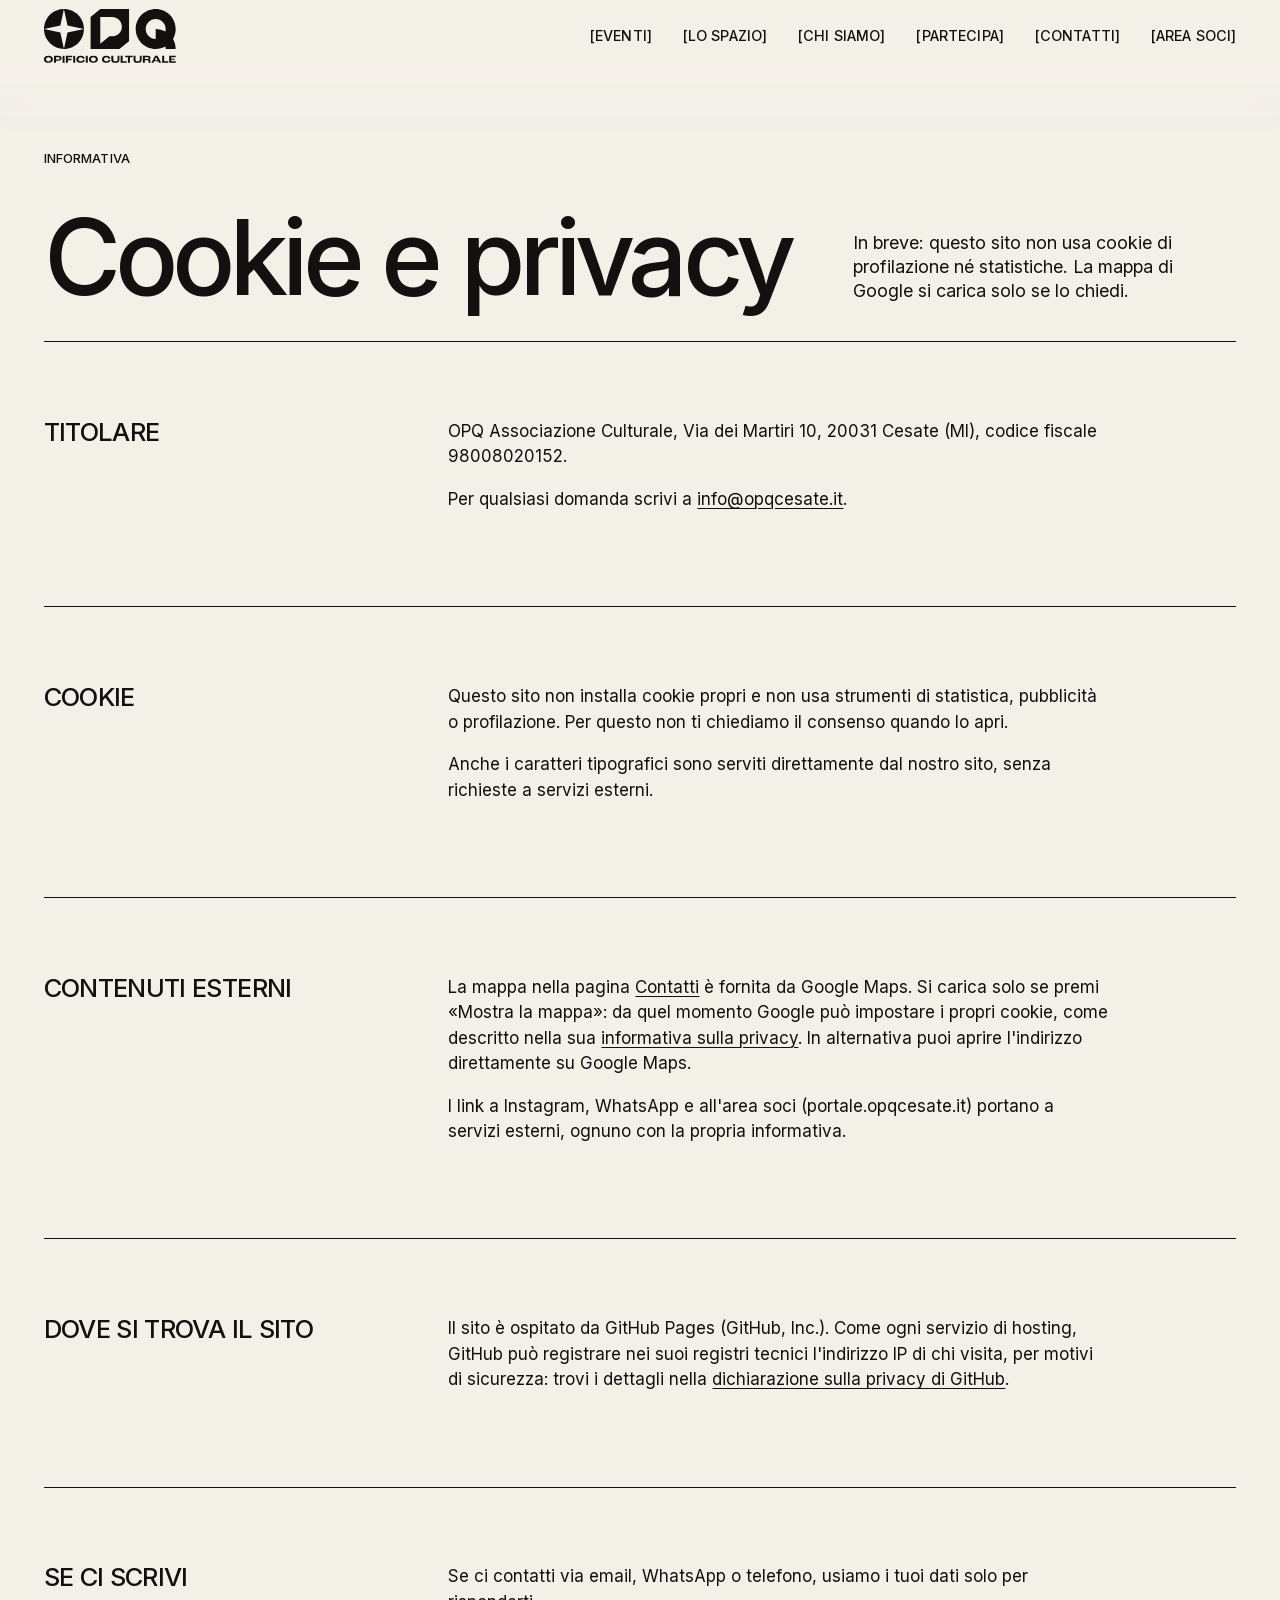
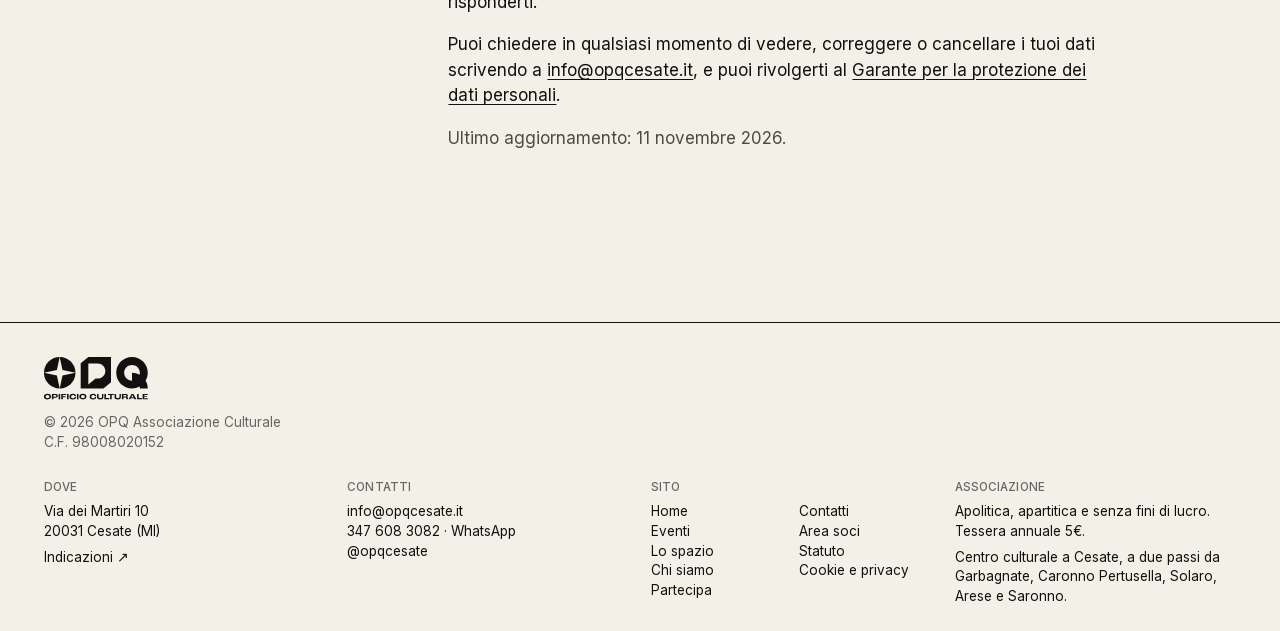
<file: cookie.html>
<!doctype html>
<html lang="it">
<head>
<meta charset="utf-8">
<meta name="viewport" content="width=device-width, initial-scale=1">
<title>Cookie e privacy — OPQ Opificio Culturale</title>
<meta name="description" content="Cookie e privacy del sito di OPQ Opificio Culturale: nessun cookie di profilazione o statistica; la mappa di Google si carica solo su richiesta.">
<meta property="og:title" content="Cookie e privacy — OPQ Opificio Culturale">
<meta property="og:description" content="Cookie e privacy del sito di OPQ Opificio Culturale: nessun cookie di profilazione o statistica; la mappa di Google si carica solo su richiesta.">
<meta property="og:type" content="website">
<meta property="og:site_name" content="OPQ Opificio Culturale">
<meta property="og:locale" content="it_IT">
<meta property="og:url" content="https://www.opqcesate.it/cookie.html">
<meta property="og:image" content="https://www.opqcesate.it/assets/og-opq.jpg">
<meta property="og:image:width" content="1200">
<meta property="og:image:height" content="630">
<meta property="og:image:alt" content="Logo OPQ Opificio Culturale">
<meta name="twitter:card" content="summary_large_image">
<meta name="twitter:image" content="https://www.opqcesate.it/assets/og-opq.jpg">
<meta name="theme-color" content="#121110">
<link rel="canonical" href="https://www.opqcesate.it/cookie.html">
<link rel="icon" href="favicon.ico" sizes="48x48">
<link rel="icon" href="assets/logo/favicon.svg" type="image/svg+xml">
<link rel="icon" href="assets/logo/icona-192.png" type="image/png" sizes="192x192">
<link rel="apple-touch-icon" href="assets/logo/apple-touch-icon.png">
<link rel="manifest" href="site.webmanifest">
<link rel="preload" href="assets/font/inter-latin.woff2" as="font" type="font/woff2" crossorigin>
<link rel="stylesheet" href="assets/css/font.css">
<link rel="stylesheet" href="assets/css/style.css">
</head>
<body class="pagina-carta cursore-o">
<a class="salta" href="#contenuto">Vai al contenuto</a>
<header class="testata">
  <div class="contenitore">
    <a class="logo" href="index.html" aria-label="OPQ Opificio Culturale, torna alla home"><svg xmlns="http://www.w3.org/2000/svg" viewBox="883 0 214.5 88.5" fill="currentColor" role="img" aria-label="OPQ Opificio Culturale" xmlns:c2pa="http://c2pa.org/manifest"><metadata><c2pa:manifest>[base64]/Av//[base64]/[base64]/[base64]/3cyjxFA3Qo5S46fX0/ihY0VZ7mfb9KF703t5OjWDBWMA4GA1UdDwEB/wQEAwIHgDAVBgNVHSUEDjAMBgorBgEEAYPoXgIBMAwGA1UdEwEB/wQCMAAwHwYDVR0jBBgwFoAUzlHiBIFOZFsj+OPEz5o+nMHXXMIwCgYIKoZIzj0EAwMDZwAwZAIwMXMdFJ4BetLLVY7ORuE9noqbbAZOZn/aArXyTwFAZfKrPzxF2vPoJNf1+UCdg1XGAjBwX1zd9WGqYkqmL5SFqw1QySjr1zJfpJM9+1rdDwSPLMOPOjKuiXjoU/[base64]/1MRgOW2LQYBVkwyvBz9FH9TGLZRd7yDvqNty081w9B/Z2UaJL2sBMdjf6pw=</c2pa:manifest></metadata><g> <g> <g> <path d="M882.89,81.69c0-3.09,2.29-5.75,7.34-5.75s7.34,2.65,7.34,5.75-2.12,5.85-7.34,5.85-7.34-2.5-7.34-5.85ZM894.14,81.71c0-1.82-1.26-3.35-3.91-3.35s-3.91,1.53-3.91,3.35c0,2.01,1.24,3.42,3.91,3.42s3.91-1.5,3.91-3.42Z"/> <path d="M899.27,76.15h6.73c3.82,0,5.51,1.34,5.51,4.01s-1.65,3.88-5.59,3.88h-3.38v3.3h-3.26v-11.19ZM905.85,81.97c1.75,0,2.57-.54,2.57-1.7s-.73-1.7-2.55-1.7h-3.33v3.4h3.31Z"/> <path d="M913.13,76.15h3.26v11.19h-3.26v-11.19Z"/> <path d="M918.55,76.15h10.28v2.41h-7.02v2.48h5.83v2.07h-5.83v4.22h-3.26v-11.19Z"/> <path d="M930.45,76.15h3.26v11.19h-3.26v-11.19Z"/> <path d="M935.5,81.76c0-3.31,2.36-5.81,7.02-5.81,4.93,0,6.53,2.69,6.53,4.55,0,.03,0,.17-.02.27h-2.91v-.07c0-1.04-1.04-2.35-3.45-2.35s-3.74,1.48-3.74,3.4c0,1.79,1.05,3.37,3.76,3.37,2.31,0,3.48-1.05,3.48-2.29v-.1h2.91c.02.08.02.2.02.24,0,2.18-1.77,4.57-6.54,4.57-5.3,0-7.05-2.89-7.05-5.78Z"/> <path d="M950.89,76.15h3.26v11.19h-3.26v-11.19Z"/> <path d="M955.93,81.69c0-3.09,2.29-5.75,7.34-5.75s7.34,2.65,7.34,5.75-2.12,5.85-7.34,5.85-7.34-2.5-7.34-5.85ZM967.19,81.71c0-1.82-1.26-3.35-3.91-3.35s-3.91,1.53-3.91,3.35c0,2.01,1.24,3.42,3.91,3.42s3.91-1.5,3.91-3.42Z"/> <path d="M977.18,81.76c0-3.31,2.36-5.81,7.02-5.81,4.93,0,6.53,2.69,6.53,4.55,0,.03,0,.17-.02.27h-2.91v-.07c0-1.04-1.04-2.35-3.45-2.35s-3.74,1.48-3.74,3.4c0,1.79,1.05,3.37,3.76,3.37,2.31,0,3.48-1.05,3.48-2.29v-.1h2.91c.02.08.02.2.02.24,0,2.18-1.77,4.57-6.54,4.57-5.3,0-7.05-2.89-7.05-5.78Z"/> <path d="M992.37,82.34v-6.19h3.26v5.83c0,2.14,1.33,2.97,3.5,2.97s3.5-.83,3.5-2.97v-5.83h2.92v6.19c0,3.54-2.48,5.2-6.58,5.2s-6.61-1.67-6.61-5.2Z"/> <path d="M1007.51,76.15h3.26v8.6h6.63v2.58h-9.89v-11.19Z"/> <path d="M1019.39,78.57h-4.4v-2.41h12.07v2.41h-4.4v8.77h-3.26v-8.77Z"/> <path d="M1028.47,82.34v-6.19h3.26v5.83c0,2.14,1.33,2.97,3.5,2.97s3.5-.83,3.5-2.97v-5.83h2.92v6.19c0,3.54-2.48,5.2-6.58,5.2s-6.61-1.67-6.61-5.2Z"/> <path d="M1043.62,76.15h7.04c4.15,0,5.44,1.31,5.44,3.32,0,1.12-.48,2.21-2.02,2.67v.03c1.77.41,1.96,1.65,1.96,2.82v2.35h-3.26v-2.35c0-1.16-.44-1.68-1.84-1.68h-4.05v4.03h-3.26v-11.19ZM1050.81,81.41c1.62,0,2.19-.59,2.19-1.46,0-.8-.59-1.38-2.48-1.38h-3.64v2.84h3.93Z"/> <path d="M1068.61,85.06h-6.58l-1.16,2.28h-3.37l6.09-11.19h3.88l6.09,11.19h-3.79l-1.16-2.28ZM1067.64,83.16l-2.33-4.56h-.02l-2.31,4.56h4.66Z"/> <path d="M1075,76.15h3.26v8.6h6.63v2.58h-9.89v-11.19Z"/> <path d="M1086.43,76.15h10.57v2.41h-7.31v2.19h5.61v1.9h-5.61v2.26h7.48v2.41h-10.74v-11.19Z"/> </g> <g> <path d="M882.88,32.5c0,17.94,14.55,32.49,32.49,32.49l-5.79-26.69-26.69-5.79Z"/> <path d="M947.86,32.5C947.86,14.56,933.31.02,915.37.02l5.79,26.69,26.69,5.79Z"/> <path d="M915.37.02c-17.94,0-32.49,14.55-32.49,32.49l26.69-5.79L915.37.02Z"/> <path d="M921.16,38.3l-5.79,26.69c17.94,0,32.49-14.55,32.49-32.49l-26.69,5.79Z"/> </g> <path d="M1021.21,52.25V.02h-46.69l-15.83,12.82v52.12h46.83l15.69-12.71ZM989.37,44.47l-14.94,12.1h-.01V13.17h19.46c8.64,0,15.65,7.01,15.65,15.66s-7,15.65-15.65,15.65h-4.52Z"/> <path d="M1097.01,64.97c0-5.92-1.59-11.46-4.36-16.24,2.77-4.78,4.36-10.32,4.36-16.24,0-17.94-14.55-32.49-32.49-32.49s-32.49,14.55-32.49,32.49,14.55,32.49,32.49,32.49c5.7,0,11.06-1.47,15.71-4.05.33,1.3.53,2.65.53,4.05h16.24ZM1048.28,32.49c0-8.97,7.27-16.24,16.24-16.24s16.24,7.27,16.24,16.24c0,1.4-.2,2.75-.53,4.05-4.66-2.58-10.01-4.05-15.71-4.05v16.24s0,0,0,0c0,0,0,0,0,0-8.97,0-16.24-7.27-16.24-16.24Z"/> </g> </g></svg></a>
    <nav class="nav" id="nav" aria-label="Menu principale"><a href="eventi.html">Eventi</a><a href="spazi.html">Lo spazio</a><a href="chi-siamo.html">Chi siamo</a><a href="partecipa.html">Partecipa</a><a href="contatti.html">Contatti</a><a href="https://portale.opqcesate.it/area-soci">Area soci</a></nav>
    <button class="apri-menu" type="button" aria-expanded="false" aria-controls="nav">Menu</button>
  </div>
</header>
<main id="contenuto">

<section class="intestazione">
  <div class="contenitore griglia-12">
    <span class="etichetta">Informativa</span>
    <h1>Cookie e privacy</h1>
    <p class="lead">In breve: questo sito non usa cookie di profilazione né statistiche. La mappa di Google si carica solo se lo chiedi.</p>
  </div>
</section>

<div class="contenitore informativa">
  <section class="capitolo">
    <div class="capitolo-testa"><h2>Titolare</h2></div>
    <div class="capitolo-corpo">
      <p>OPQ Associazione Culturale, Via dei Martiri 10, 20031 Cesate (MI), codice fiscale 98008020152.</p>
      <p>Per qualsiasi domanda scrivi a <a href="mailto:info@opqcesate.it">info@opqcesate.it</a>.</p>
    </div>
  </section>

  <section class="capitolo">
    <div class="capitolo-testa"><h2>Cookie</h2></div>
    <div class="capitolo-corpo">
      <p>Questo sito non installa cookie propri e non usa strumenti di statistica, pubblicità o profilazione. Per questo non ti chiediamo il consenso quando lo apri.</p>
      <p>Anche i caratteri tipografici sono serviti direttamente dal nostro sito, senza richieste a servizi esterni.</p>
    </div>
  </section>

  <section class="capitolo">
    <div class="capitolo-testa"><h2>Contenuti esterni</h2></div>
    <div class="capitolo-corpo">
      <p>La mappa nella pagina <a href="contatti.html">Contatti</a> è fornita da Google Maps. Si carica solo se premi «Mostra la mappa»: da quel momento Google può impostare i propri cookie, come descritto nella sua <a href="https://policies.google.com/privacy?hl=it" target="_blank" rel="noopener">informativa sulla privacy</a>. In alternativa puoi aprire l'indirizzo direttamente su Google Maps.</p>
      <p>I link a Instagram, WhatsApp e all'area soci (portale.opqcesate.it) portano a servizi esterni, ognuno con la propria informativa.</p>
    </div>
  </section>

  <section class="capitolo">
    <div class="capitolo-testa"><h2>Dove si trova il sito</h2></div>
    <div class="capitolo-corpo">
      <p>Il sito è ospitato da GitHub Pages (GitHub, Inc.). Come ogni servizio di hosting, GitHub può registrare nei suoi registri tecnici l'indirizzo IP di chi visita, per motivi di sicurezza: trovi i dettagli nella <a href="https://docs.github.com/it/site-policy/privacy-policies/github-general-privacy-statement" target="_blank" rel="noopener">dichiarazione sulla privacy di GitHub</a>.</p>
    </div>
  </section>

  <section class="capitolo">
    <div class="capitolo-testa"><h2>Se ci scrivi</h2></div>
    <div class="capitolo-corpo">
      <p>Se ci contatti via email, WhatsApp o telefono, usiamo i tuoi dati solo per risponderti.</p>
      <p>Puoi chiedere in qualsiasi momento di vedere, correggere o cancellare i tuoi dati scrivendo a <a href="mailto:info@opqcesate.it">info@opqcesate.it</a>, e puoi rivolgerti al <a href="https://www.garanteprivacy.it" target="_blank" rel="noopener">Garante per la protezione dei dati personali</a>.</p>
      <p class="grigio">Ultimo aggiornamento: 11 novembre 2026.</p>
    </div>
  </section>
</div>
</main>
<footer class="piede">
  <div class="contenitore">
    <div class="piede-griglia">
      <div class="piede-marchio"><div class="logo-piede"><svg xmlns="http://www.w3.org/2000/svg" viewBox="883 0 214.5 88.5" fill="currentColor" role="img" aria-label="OPQ Opificio Culturale" xmlns:c2pa="http://c2pa.org/manifest"><metadata><c2pa:manifest>[base64]/Av//[base64]/[base64]/[base64]/3cyjxFA3Qo5S46fX0/ihY0VZ7mfb9KF703t5OjWDBWMA4GA1UdDwEB/wQEAwIHgDAVBgNVHSUEDjAMBgorBgEEAYPoXgIBMAwGA1UdEwEB/wQCMAAwHwYDVR0jBBgwFoAUzlHiBIFOZFsj+OPEz5o+nMHXXMIwCgYIKoZIzj0EAwMDZwAwZAIwMXMdFJ4BetLLVY7ORuE9noqbbAZOZn/aArXyTwFAZfKrPzxF2vPoJNf1+UCdg1XGAjBwX1zd9WGqYkqmL5SFqw1QySjr1zJfpJM9+1rdDwSPLMOPOjKuiXjoU/[base64]/1MRgOW2LQYBVkwyvBz9FH9TGLZRd7yDvqNty081w9B/Z2UaJL2sBMdjf6pw=</c2pa:manifest></metadata><g> <g> <g> <path d="M882.89,81.69c0-3.09,2.29-5.75,7.34-5.75s7.34,2.65,7.34,5.75-2.12,5.85-7.34,5.85-7.34-2.5-7.34-5.85ZM894.14,81.71c0-1.82-1.26-3.35-3.91-3.35s-3.91,1.53-3.91,3.35c0,2.01,1.24,3.42,3.91,3.42s3.91-1.5,3.91-3.42Z"/> <path d="M899.27,76.15h6.73c3.82,0,5.51,1.34,5.51,4.01s-1.65,3.88-5.59,3.88h-3.38v3.3h-3.26v-11.19ZM905.85,81.97c1.75,0,2.57-.54,2.57-1.7s-.73-1.7-2.55-1.7h-3.33v3.4h3.31Z"/> <path d="M913.13,76.15h3.26v11.19h-3.26v-11.19Z"/> <path d="M918.55,76.15h10.28v2.41h-7.02v2.48h5.83v2.07h-5.83v4.22h-3.26v-11.19Z"/> <path d="M930.45,76.15h3.26v11.19h-3.26v-11.19Z"/> <path d="M935.5,81.76c0-3.31,2.36-5.81,7.02-5.81,4.93,0,6.53,2.69,6.53,4.55,0,.03,0,.17-.02.27h-2.91v-.07c0-1.04-1.04-2.35-3.45-2.35s-3.74,1.48-3.74,3.4c0,1.79,1.05,3.37,3.76,3.37,2.31,0,3.48-1.05,3.48-2.29v-.1h2.91c.02.08.02.2.02.24,0,2.18-1.77,4.57-6.54,4.57-5.3,0-7.05-2.89-7.05-5.78Z"/> <path d="M950.89,76.15h3.26v11.19h-3.26v-11.19Z"/> <path d="M955.93,81.69c0-3.09,2.29-5.75,7.34-5.75s7.34,2.65,7.34,5.75-2.12,5.85-7.34,5.85-7.34-2.5-7.34-5.85ZM967.19,81.71c0-1.82-1.26-3.35-3.91-3.35s-3.91,1.53-3.91,3.35c0,2.01,1.24,3.42,3.91,3.42s3.91-1.5,3.91-3.42Z"/> <path d="M977.18,81.76c0-3.31,2.36-5.81,7.02-5.81,4.93,0,6.53,2.69,6.53,4.55,0,.03,0,.17-.02.27h-2.91v-.07c0-1.04-1.04-2.35-3.45-2.35s-3.74,1.48-3.74,3.4c0,1.79,1.05,3.37,3.76,3.37,2.31,0,3.48-1.05,3.48-2.29v-.1h2.91c.02.08.02.2.02.24,0,2.18-1.77,4.57-6.54,4.57-5.3,0-7.05-2.89-7.05-5.78Z"/> <path d="M992.37,82.34v-6.19h3.26v5.83c0,2.14,1.33,2.97,3.5,2.97s3.5-.83,3.5-2.97v-5.83h2.92v6.19c0,3.54-2.48,5.2-6.58,5.2s-6.61-1.67-6.61-5.2Z"/> <path d="M1007.51,76.15h3.26v8.6h6.63v2.58h-9.89v-11.19Z"/> <path d="M1019.39,78.57h-4.4v-2.41h12.07v2.41h-4.4v8.77h-3.26v-8.77Z"/> <path d="M1028.47,82.34v-6.19h3.26v5.83c0,2.14,1.33,2.97,3.5,2.97s3.5-.83,3.5-2.97v-5.83h2.92v6.19c0,3.54-2.48,5.2-6.58,5.2s-6.61-1.67-6.61-5.2Z"/> <path d="M1043.62,76.15h7.04c4.15,0,5.44,1.31,5.44,3.32,0,1.12-.48,2.21-2.02,2.67v.03c1.77.41,1.96,1.65,1.96,2.82v2.35h-3.26v-2.35c0-1.16-.44-1.68-1.84-1.68h-4.05v4.03h-3.26v-11.19ZM1050.81,81.41c1.62,0,2.19-.59,2.19-1.46,0-.8-.59-1.38-2.48-1.38h-3.64v2.84h3.93Z"/> <path d="M1068.61,85.06h-6.58l-1.16,2.28h-3.37l6.09-11.19h3.88l6.09,11.19h-3.79l-1.16-2.28ZM1067.64,83.16l-2.33-4.56h-.02l-2.31,4.56h4.66Z"/> <path d="M1075,76.15h3.26v8.6h6.63v2.58h-9.89v-11.19Z"/> <path d="M1086.43,76.15h10.57v2.41h-7.31v2.19h5.61v1.9h-5.61v2.26h7.48v2.41h-10.74v-11.19Z"/> </g> <g> <path d="M882.88,32.5c0,17.94,14.55,32.49,32.49,32.49l-5.79-26.69-26.69-5.79Z"/> <path d="M947.86,32.5C947.86,14.56,933.31.02,915.37.02l5.79,26.69,26.69,5.79Z"/> <path d="M915.37.02c-17.94,0-32.49,14.55-32.49,32.49l26.69-5.79L915.37.02Z"/> <path d="M921.16,38.3l-5.79,26.69c17.94,0,32.49-14.55,32.49-32.49l-26.69,5.79Z"/> </g> <path d="M1021.21,52.25V.02h-46.69l-15.83,12.82v52.12h46.83l15.69-12.71ZM989.37,44.47l-14.94,12.1h-.01V13.17h19.46c8.64,0,15.65,7.01,15.65,15.66s-7,15.65-15.65,15.65h-4.52Z"/> <path d="M1097.01,64.97c0-5.92-1.59-11.46-4.36-16.24,2.77-4.78,4.36-10.32,4.36-16.24,0-17.94-14.55-32.49-32.49-32.49s-32.49,14.55-32.49,32.49,14.55,32.49,32.49,32.49c5.7,0,11.06-1.47,15.71-4.05.33,1.3.53,2.65.53,4.05h16.24ZM1048.28,32.49c0-8.97,7.27-16.24,16.24-16.24s16.24,7.27,16.24,16.24c0,1.4-.2,2.75-.53,4.05-4.66-2.58-10.01-4.05-15.71-4.05v16.24s0,0,0,0c0,0,0,0,0,0-8.97,0-16.24-7.27-16.24-16.24Z"/> </g> </g></svg></div><p class="piede-legale">© <span data-anno>2026</span> OPQ Associazione Culturale<br>C.F. 98008020152</p></div>
      <div><span class="etichetta">Dove</span><p>Via dei Martiri 10<br>20031 Cesate (MI)</p><p><a href="https://www.google.com/maps/search/?api=1&query=Via+dei+Martiri+10,+20031+Cesate+MI" target="_blank" rel="noopener">Indicazioni ↗</a></p></div>
      <div><span class="etichetta">Contatti</span><ul><li><a href="mailto:info@opqcesate.it">info@opqcesate.it</a></li><li><a href="tel:+393476083082">347 608 3082</a> · <a href="https://wa.me/393476083082" target="_blank" rel="noopener">WhatsApp</a></li><li><a href="https://www.instagram.com/opqcesate/" target="_blank" rel="noopener">@opqcesate</a></li></ul></div>
      <div class="piede-sito"><span class="etichetta">Sito</span><ul><li><a href="index.html">Home</a></li><li><a href="eventi.html">Eventi</a></li><li><a href="spazi.html">Lo spazio</a></li><li><a href="chi-siamo.html">Chi siamo</a></li><li><a href="partecipa.html">Partecipa</a></li><li><a href="contatti.html">Contatti</a></li><li><a href="https://portale.opqcesate.it/area-soci">Area soci</a></li><li><a href="chi-siamo.html#statuto">Statuto</a></li><li><a href="cookie.html">Cookie e privacy</a></li></ul></div>
      <div><span class="etichetta">Associazione</span><p>Apolitica, apartitica e senza fini di lucro. Tessera annuale 5€.</p><p>Centro culturale a Cesate, a due passi da Garbagnate, Caronno Pertusella, Solaro, Arese e Saronno.</p></div>
    </div>
  </div>
</footer>
<script src="assets/js/main.js"></script>
</body>
</html>
</file>
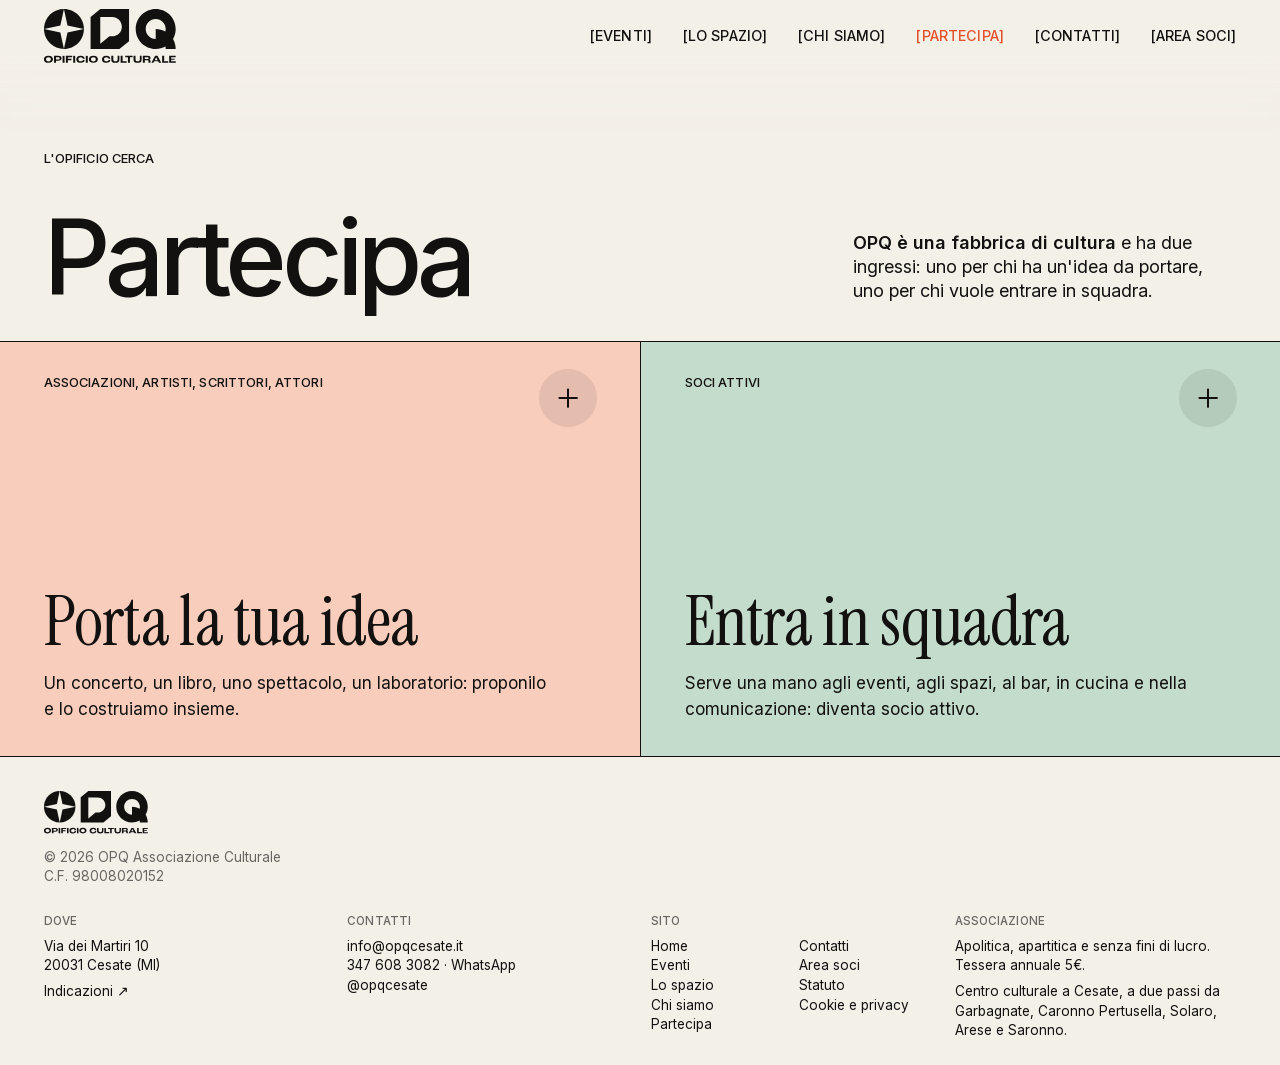
<file: partecipa.html>
<!doctype html>
<html lang="it">
<head>
<meta charset="utf-8">
<meta name="viewport" content="width=device-width, initial-scale=1">
<title>Partecipa — proponi un evento o entra nella squadra di OPQ</title>
<meta name="description" content="Proponi un concerto, uno spettacolo, un libro o un laboratorio a OPQ, centro culturale di Cesate (MI), oppure diventa socio attivo e organizza gli eventi con noi.">
<meta property="og:title" content="L'Opificio chiama, rispondi? · OPQ">
<meta property="og:description" content="Porta la tua idea o entra in squadra: OPQ cerca soci attivi per costruire insieme concerti, incontri e serate a Cesate.">
<meta property="og:type" content="website">
<meta property="og:site_name" content="OPQ Opificio Culturale">
<meta property="og:locale" content="it_IT">
<meta property="og:url" content="https://www.opqcesate.it/partecipa.html">
<meta property="og:image" content="https://www.opqcesate.it/assets/og-opq.jpg">
<meta property="og:image:width" content="1200">
<meta property="og:image:height" content="630">
<meta property="og:image:alt" content="Logo rosso di OPQ Opificio Culturale: Musica, incontri, idee. A Cesate.">
<meta name="twitter:card" content="summary_large_image">
<meta name="twitter:image" content="https://www.opqcesate.it/assets/og-opq.jpg">
<meta name="theme-color" content="#121110">
<link rel="canonical" href="https://www.opqcesate.it/partecipa.html">
<link rel="icon" href="favicon.ico" sizes="48x48">
<link rel="icon" href="assets/logo/favicon.svg" type="image/svg+xml">
<link rel="icon" href="assets/logo/icona-192.png" type="image/png" sizes="192x192">
<link rel="apple-touch-icon" href="assets/logo/apple-touch-icon.png">
<link rel="manifest" href="site.webmanifest">
<link rel="preload" href="assets/font/inter-latin.woff2" as="font" type="font/woff2" crossorigin>
<link rel="stylesheet" href="assets/css/font.css">
<link rel="stylesheet" href="assets/css/style.css">
</head>
<body class="pagina-carta cursore-q">
<a class="salta" href="#contenuto">Vai al contenuto</a>
<header class="testata">
  <div class="contenitore">
    <a class="logo" href="index.html" aria-label="OPQ Opificio Culturale, torna alla home"><svg xmlns="http://www.w3.org/2000/svg" viewBox="883 0 214.5 88.5" fill="currentColor" role="img" aria-label="OPQ Opificio Culturale" xmlns:c2pa="http://c2pa.org/manifest"><metadata><c2pa:manifest>[base64]/Av//[base64]/[base64]/[base64]/3cyjxFA3Qo5S46fX0/ihY0VZ7mfb9KF703t5OjWDBWMA4GA1UdDwEB/wQEAwIHgDAVBgNVHSUEDjAMBgorBgEEAYPoXgIBMAwGA1UdEwEB/wQCMAAwHwYDVR0jBBgwFoAUzlHiBIFOZFsj+OPEz5o+nMHXXMIwCgYIKoZIzj0EAwMDZwAwZAIwMXMdFJ4BetLLVY7ORuE9noqbbAZOZn/aArXyTwFAZfKrPzxF2vPoJNf1+UCdg1XGAjBwX1zd9WGqYkqmL5SFqw1QySjr1zJfpJM9+1rdDwSPLMOPOjKuiXjoU/[base64]/1MRgOW2LQYBVkwyvBz9FH9TGLZRd7yDvqNty081w9B/Z2UaJL2sBMdjf6pw=</c2pa:manifest></metadata><g> <g> <g> <path d="M882.89,81.69c0-3.09,2.29-5.75,7.34-5.75s7.34,2.65,7.34,5.75-2.12,5.85-7.34,5.85-7.34-2.5-7.34-5.85ZM894.14,81.71c0-1.82-1.26-3.35-3.91-3.35s-3.91,1.53-3.91,3.35c0,2.01,1.24,3.42,3.91,3.42s3.91-1.5,3.91-3.42Z"/> <path d="M899.27,76.15h6.73c3.82,0,5.51,1.34,5.51,4.01s-1.65,3.88-5.59,3.88h-3.38v3.3h-3.26v-11.19ZM905.85,81.97c1.75,0,2.57-.54,2.57-1.7s-.73-1.7-2.55-1.7h-3.33v3.4h3.31Z"/> <path d="M913.13,76.15h3.26v11.19h-3.26v-11.19Z"/> <path d="M918.55,76.15h10.28v2.41h-7.02v2.48h5.83v2.07h-5.83v4.22h-3.26v-11.19Z"/> <path d="M930.45,76.15h3.26v11.19h-3.26v-11.19Z"/> <path d="M935.5,81.76c0-3.31,2.36-5.81,7.02-5.81,4.93,0,6.53,2.69,6.53,4.55,0,.03,0,.17-.02.27h-2.91v-.07c0-1.04-1.04-2.35-3.45-2.35s-3.74,1.48-3.74,3.4c0,1.79,1.05,3.37,3.76,3.37,2.31,0,3.48-1.05,3.48-2.29v-.1h2.91c.02.08.02.2.02.24,0,2.18-1.77,4.57-6.54,4.57-5.3,0-7.05-2.89-7.05-5.78Z"/> <path d="M950.89,76.15h3.26v11.19h-3.26v-11.19Z"/> <path d="M955.93,81.69c0-3.09,2.29-5.75,7.34-5.75s7.34,2.65,7.34,5.75-2.12,5.85-7.34,5.85-7.34-2.5-7.34-5.85ZM967.19,81.71c0-1.82-1.26-3.35-3.91-3.35s-3.91,1.53-3.91,3.35c0,2.01,1.24,3.42,3.91,3.42s3.91-1.5,3.91-3.42Z"/> <path d="M977.18,81.76c0-3.31,2.36-5.81,7.02-5.81,4.93,0,6.53,2.69,6.53,4.55,0,.03,0,.17-.02.27h-2.91v-.07c0-1.04-1.04-2.35-3.45-2.35s-3.74,1.48-3.74,3.4c0,1.79,1.05,3.37,3.76,3.37,2.31,0,3.48-1.05,3.48-2.29v-.1h2.91c.02.08.02.2.02.24,0,2.18-1.77,4.57-6.54,4.57-5.3,0-7.05-2.89-7.05-5.78Z"/> <path d="M992.37,82.34v-6.19h3.26v5.83c0,2.14,1.33,2.97,3.5,2.97s3.5-.83,3.5-2.97v-5.83h2.92v6.19c0,3.54-2.48,5.2-6.58,5.2s-6.61-1.67-6.61-5.2Z"/> <path d="M1007.51,76.15h3.26v8.6h6.63v2.58h-9.89v-11.19Z"/> <path d="M1019.39,78.57h-4.4v-2.41h12.07v2.41h-4.4v8.77h-3.26v-8.77Z"/> <path d="M1028.47,82.34v-6.19h3.26v5.83c0,2.14,1.33,2.97,3.5,2.97s3.5-.83,3.5-2.97v-5.83h2.92v6.19c0,3.54-2.48,5.2-6.58,5.2s-6.61-1.67-6.61-5.2Z"/> <path d="M1043.62,76.15h7.04c4.15,0,5.44,1.31,5.44,3.32,0,1.12-.48,2.21-2.02,2.67v.03c1.77.41,1.96,1.65,1.96,2.82v2.35h-3.26v-2.35c0-1.16-.44-1.68-1.84-1.68h-4.05v4.03h-3.26v-11.19ZM1050.81,81.41c1.62,0,2.19-.59,2.19-1.46,0-.8-.59-1.38-2.48-1.38h-3.64v2.84h3.93Z"/> <path d="M1068.61,85.06h-6.58l-1.16,2.28h-3.37l6.09-11.19h3.88l6.09,11.19h-3.79l-1.16-2.28ZM1067.64,83.16l-2.33-4.56h-.02l-2.31,4.56h4.66Z"/> <path d="M1075,76.15h3.26v8.6h6.63v2.58h-9.89v-11.19Z"/> <path d="M1086.43,76.15h10.57v2.41h-7.31v2.19h5.61v1.9h-5.61v2.26h7.48v2.41h-10.74v-11.19Z"/> </g> <g> <path d="M882.88,32.5c0,17.94,14.55,32.49,32.49,32.49l-5.79-26.69-26.69-5.79Z"/> <path d="M947.86,32.5C947.86,14.56,933.31.02,915.37.02l5.79,26.69,26.69,5.79Z"/> <path d="M915.37.02c-17.94,0-32.49,14.55-32.49,32.49l26.69-5.79L915.37.02Z"/> <path d="M921.16,38.3l-5.79,26.69c17.94,0,32.49-14.55,32.49-32.49l-26.69,5.79Z"/> </g> <path d="M1021.21,52.25V.02h-46.69l-15.83,12.82v52.12h46.83l15.69-12.71ZM989.37,44.47l-14.94,12.1h-.01V13.17h19.46c8.64,0,15.65,7.01,15.65,15.66s-7,15.65-15.65,15.65h-4.52Z"/> <path d="M1097.01,64.97c0-5.92-1.59-11.46-4.36-16.24,2.77-4.78,4.36-10.32,4.36-16.24,0-17.94-14.55-32.49-32.49-32.49s-32.49,14.55-32.49,32.49,14.55,32.49,32.49,32.49c5.7,0,11.06-1.47,15.71-4.05.33,1.3.53,2.65.53,4.05h16.24ZM1048.28,32.49c0-8.97,7.27-16.24,16.24-16.24s16.24,7.27,16.24,16.24c0,1.4-.2,2.75-.53,4.05-4.66-2.58-10.01-4.05-15.71-4.05v16.24s0,0,0,0c0,0,0,0,0,0-8.97,0-16.24-7.27-16.24-16.24Z"/> </g> </g></svg></a>
    <nav class="nav" id="nav" aria-label="Menu principale"><a href="eventi.html">Eventi</a><a href="spazi.html">Lo spazio</a><a href="chi-siamo.html">Chi siamo</a><a href="partecipa.html" aria-current="page">Partecipa</a><a href="contatti.html">Contatti</a><a href="https://portale.opqcesate.it/area-soci">Area soci</a></nav>
    <button class="apri-menu" type="button" aria-expanded="false" aria-controls="nav">Menu</button>
  </div>
</header>
<main id="contenuto">

<section class="intestazione">
  <div class="contenitore griglia-12">
    <span class="etichetta">L'Opificio cerca</span>
    <h1>Partecipa</h1>
    <p class="lead"><strong>OPQ è una fabbrica di cultura</strong> e ha due ingressi: uno per chi ha un'idea da portare, uno per chi vuole entrare in squadra.</p>
  </div>
</section>

<div class="apribili due-ingressi">
<details class="apribile fondo-rosa" id="idea">
  <summary class="apribile-testa"><div class="contenitore"><span class="etichetta">Associazioni, artisti, scrittori, attori</span><h2>Porta la tua idea</h2><p class="apribile-invito">Un concerto, un libro, uno spettacolo, un laboratorio: proponilo e lo costruiamo insieme.</p><span class="apribile-segno" aria-hidden="true"></span></div></summary>
  <div class="apribile-corpo"><div class="contenitore">
<p class="grande-frase apribile-frase">Tu porti l'idea, <em>noi apriamo le porte</em>.</p>

    <section class="capitolo">
      <div class="capitolo-testa">
        <h2>Chi può proporre</h2>
        <p>Associazioni, artisti, scrittori, attori: se hai un progetto culturale, a OPQ trovi una sala, un pubblico e una squadra con cui costruirlo.</p>
      </div>
      <div class="capitolo-corpo">
        <ul class="lista-attivita">
          <li><div><strong>Associazioni</strong>Incontri, dibattiti e serate a tema.</div></li>
          <li><div><strong>Musicisti e band</strong>Live sul palchetto, jam session, dj set.</div></li>
          <li><div><strong>Scrittori ed editori</strong>Presentazioni di libri e reading.</div></li>
          <li><div><strong>Attori e compagnie</strong>Teatro, cabaret, letture ad alta voce.</div></li>
          <li><div><strong>Artisti e designer</strong>Mostre, installazioni e laboratori.</div></li>
          <li><div><strong>Formatori</strong>Corsi, seminari e workshop.</div></li>
        </ul>
      </div>
    </section>

    <section class="capitolo">
      <div class="capitolo-testa">
        <h2>Dall'idea alla serata</h2>
      </div>
      <div class="capitolo-corpo">
        <ol class="passi">
          <li><h3>Scrivici</h3><p>Raccontaci l'idea in poche righe, con le date che ti andrebbero bene.</p></li>
          <li><h3>Ci conosciamo</h3><p>Ne parliamo davanti a un caffè all'ex forno.</p></li>
          <li><h3>La costruiamo</h3><p>Scegliamo insieme la data, lo spazio e come raccontarla.</p></li>
        </ol>
      </div>
    </section>

    <section class="capitolo">
      <div class="capitolo-testa">
        <h2>La tua proposta</h2>
        <p>Niente moduli: scrivici come ti viene, poi ne parliamo.</p>
      </div>
      <div class="capitolo-corpo">
        <div class="cartellino">
          <div class="cartellino-testa"><span class="etichetta">OPQ · Opificio Culturale</span><span class="etichetta">Proposta</span></div>
          <p>Raccontaci in poche righe chi sei, che idea hai e quando ti piacerebbe farla.</p>
          <ul class="contatti-brevi">
            <li><span class="etichetta">Email</span><a href="mailto:info@opqcesate.it">info@opqcesate.it</a></li>
            <li><span class="etichetta">Instagram</span><a href="https://www.instagram.com/opqcesate/" target="_blank" rel="noopener">@opqcesate</a></li>
            <li><span class="etichetta">WhatsApp</span><a href="https://wa.me/393476083082" target="_blank" rel="noopener">347 608 3082</a></li>
          </ul>
          <p>Oppure passa a trovarci all'ex forno, in via dei Martiri 10, o <strong>parlane con uno dei soci OPQ</strong>.</p>
        </div>
      </div>
    </section>
  </div></div>
</details>
<details class="apribile fondo-salvia" id="squadra">
  <summary class="apribile-testa"><div class="contenitore"><span class="etichetta">Soci attivi</span><h2>Entra in squadra</h2><p class="apribile-invito">Serve una mano agli eventi, agli spazi, al bar, in cucina e nella comunicazione: diventa socio attivo.</p><span class="apribile-segno" aria-hidden="true"></span></div></summary>
  <div class="apribile-corpo"><div class="contenitore">
<p class="grande-frase apribile-frase">L'Opificio chiama, <em>rispondi?</em></p>

    <section class="capitolo">
      <div class="capitolo-testa">
        <h2>Dove dare una mano</h2>
        <p>OPQ lo manda avanti un gruppo di soci, e <strong>stiamo cercando nuove energie</strong>. Scegli il reparto che ti somiglia: <strong>non serve essere esperti</strong>, basta voglia di partecipare.</p>
      </div>
      <div class="capitolo-corpo">
        <ul class="reparti">
          <li><h3>Eventi e rassegne</h3><p>Scegliere gli artisti, preparare le serate, accogliere il pubblico.</p></li>
          <li><h3>Spazi e allestimenti</h3><p>Prendersi cura dell'ex forno, della sala e del giardino: montare, sistemare, migliorare.</p></li>
          <li><h3>Bar e accoglienza</h3><p>Stare al bancone nelle sere di apertura e far sentire tutti a casa.</p></li>
          <li><h3>Comunicazione</h3><p>Locandine, foto, video e social.</p></li>
          <li><h3>Cucina e cene</h3><p>Organizzare le cene dei soci e le iniziative in cucina.</p></li>
          <li><h3>Soci e tessere</h3><p>Accogliere chi arriva e seguire le iscrizioni.</p></li>
        </ul>
      </div>
    </section>

    <section class="capitolo">
      <div class="capitolo-testa">
        <h2>Timbra il cartellino</h2>
        <p>Chi entra in squadra è socio di OPQ: la <span class="timbro">tessera soci</span> costa 5€ l'anno. Per il resto basta farsi avanti.</p>
      </div>
      <div class="capitolo-corpo">
        <div class="cartellino">
          <div class="cartellino-testa"><span class="etichetta">OPQ · Opificio Culturale</span><span class="etichetta">Cartellino</span></div>
          <p>Dicci come ti chiami, in quale reparto ti piacerebbe dare una mano e quanto tempo hai.</p>
          <ul class="contatti-brevi">
            <li><span class="etichetta">Email</span><a href="mailto:info@opqcesate.it">info@opqcesate.it</a></li>
            <li><span class="etichetta">Instagram</span><a href="https://www.instagram.com/opqcesate/" target="_blank" rel="noopener">@opqcesate</a></li>
            <li><span class="etichetta">WhatsApp</span><a href="https://wa.me/393476083082" target="_blank" rel="noopener">347 608 3082</a></li>
          </ul>
          <p>Oppure passa a trovarci all'ex forno, in via dei Martiri 10, o <strong>parlane con uno dei soci OPQ</strong>.</p>
        </div>
      </div>
    </section>
  </div></div>
</details>
</div>
</main>
<footer class="piede">
  <div class="contenitore">
    <div class="piede-griglia">
      <div class="piede-marchio"><div class="logo-piede"><svg xmlns="http://www.w3.org/2000/svg" viewBox="883 0 214.5 88.5" fill="currentColor" role="img" aria-label="OPQ Opificio Culturale" xmlns:c2pa="http://c2pa.org/manifest"><metadata><c2pa:manifest>[base64]/Av//[base64]/[base64]/[base64]/3cyjxFA3Qo5S46fX0/ihY0VZ7mfb9KF703t5OjWDBWMA4GA1UdDwEB/wQEAwIHgDAVBgNVHSUEDjAMBgorBgEEAYPoXgIBMAwGA1UdEwEB/wQCMAAwHwYDVR0jBBgwFoAUzlHiBIFOZFsj+OPEz5o+nMHXXMIwCgYIKoZIzj0EAwMDZwAwZAIwMXMdFJ4BetLLVY7ORuE9noqbbAZOZn/aArXyTwFAZfKrPzxF2vPoJNf1+UCdg1XGAjBwX1zd9WGqYkqmL5SFqw1QySjr1zJfpJM9+1rdDwSPLMOPOjKuiXjoU/[base64]/1MRgOW2LQYBVkwyvBz9FH9TGLZRd7yDvqNty081w9B/Z2UaJL2sBMdjf6pw=</c2pa:manifest></metadata><g> <g> <g> <path d="M882.89,81.69c0-3.09,2.29-5.75,7.34-5.75s7.34,2.65,7.34,5.75-2.12,5.85-7.34,5.85-7.34-2.5-7.34-5.85ZM894.14,81.71c0-1.82-1.26-3.35-3.91-3.35s-3.91,1.53-3.91,3.35c0,2.01,1.24,3.42,3.91,3.42s3.91-1.5,3.91-3.42Z"/> <path d="M899.27,76.15h6.73c3.82,0,5.51,1.34,5.51,4.01s-1.65,3.88-5.59,3.88h-3.38v3.3h-3.26v-11.19ZM905.85,81.97c1.75,0,2.57-.54,2.57-1.7s-.73-1.7-2.55-1.7h-3.33v3.4h3.31Z"/> <path d="M913.13,76.15h3.26v11.19h-3.26v-11.19Z"/> <path d="M918.55,76.15h10.28v2.41h-7.02v2.48h5.83v2.07h-5.83v4.22h-3.26v-11.19Z"/> <path d="M930.45,76.15h3.26v11.19h-3.26v-11.19Z"/> <path d="M935.5,81.76c0-3.31,2.36-5.81,7.02-5.81,4.93,0,6.53,2.69,6.53,4.55,0,.03,0,.17-.02.27h-2.91v-.07c0-1.04-1.04-2.35-3.45-2.35s-3.74,1.48-3.74,3.4c0,1.79,1.05,3.37,3.76,3.37,2.31,0,3.48-1.05,3.48-2.29v-.1h2.91c.02.08.02.2.02.24,0,2.18-1.77,4.57-6.54,4.57-5.3,0-7.05-2.89-7.05-5.78Z"/> <path d="M950.89,76.15h3.26v11.19h-3.26v-11.19Z"/> <path d="M955.93,81.69c0-3.09,2.29-5.75,7.34-5.75s7.34,2.65,7.34,5.75-2.12,5.85-7.34,5.85-7.34-2.5-7.34-5.85ZM967.19,81.71c0-1.82-1.26-3.35-3.91-3.35s-3.91,1.53-3.91,3.35c0,2.01,1.24,3.42,3.91,3.42s3.91-1.5,3.91-3.42Z"/> <path d="M977.18,81.76c0-3.31,2.36-5.81,7.02-5.81,4.93,0,6.53,2.69,6.53,4.55,0,.03,0,.17-.02.27h-2.91v-.07c0-1.04-1.04-2.35-3.45-2.35s-3.74,1.48-3.74,3.4c0,1.79,1.05,3.37,3.76,3.37,2.31,0,3.48-1.05,3.48-2.29v-.1h2.91c.02.08.02.2.02.24,0,2.18-1.77,4.57-6.54,4.57-5.3,0-7.05-2.89-7.05-5.78Z"/> <path d="M992.37,82.34v-6.19h3.26v5.83c0,2.14,1.33,2.97,3.5,2.97s3.5-.83,3.5-2.97v-5.83h2.92v6.19c0,3.54-2.48,5.2-6.58,5.2s-6.61-1.67-6.61-5.2Z"/> <path d="M1007.51,76.15h3.26v8.6h6.63v2.58h-9.89v-11.19Z"/> <path d="M1019.39,78.57h-4.4v-2.41h12.07v2.41h-4.4v8.77h-3.26v-8.77Z"/> <path d="M1028.47,82.34v-6.19h3.26v5.83c0,2.14,1.33,2.97,3.5,2.97s3.5-.83,3.5-2.97v-5.83h2.92v6.19c0,3.54-2.48,5.2-6.58,5.2s-6.61-1.67-6.61-5.2Z"/> <path d="M1043.62,76.15h7.04c4.15,0,5.44,1.31,5.44,3.32,0,1.12-.48,2.21-2.02,2.67v.03c1.77.41,1.96,1.65,1.96,2.82v2.35h-3.26v-2.35c0-1.16-.44-1.68-1.84-1.68h-4.05v4.03h-3.26v-11.19ZM1050.81,81.41c1.62,0,2.19-.59,2.19-1.46,0-.8-.59-1.38-2.48-1.38h-3.64v2.84h3.93Z"/> <path d="M1068.61,85.06h-6.58l-1.16,2.28h-3.37l6.09-11.19h3.88l6.09,11.19h-3.79l-1.16-2.28ZM1067.64,83.16l-2.33-4.56h-.02l-2.31,4.56h4.66Z"/> <path d="M1075,76.15h3.26v8.6h6.63v2.58h-9.89v-11.19Z"/> <path d="M1086.43,76.15h10.57v2.41h-7.31v2.19h5.61v1.9h-5.61v2.26h7.48v2.41h-10.74v-11.19Z"/> </g> <g> <path d="M882.88,32.5c0,17.94,14.55,32.49,32.49,32.49l-5.79-26.69-26.69-5.79Z"/> <path d="M947.86,32.5C947.86,14.56,933.31.02,915.37.02l5.79,26.69,26.69,5.79Z"/> <path d="M915.37.02c-17.94,0-32.49,14.55-32.49,32.49l26.69-5.79L915.37.02Z"/> <path d="M921.16,38.3l-5.79,26.69c17.94,0,32.49-14.55,32.49-32.49l-26.69,5.79Z"/> </g> <path d="M1021.21,52.25V.02h-46.69l-15.83,12.82v52.12h46.83l15.69-12.71ZM989.37,44.47l-14.94,12.1h-.01V13.17h19.46c8.64,0,15.65,7.01,15.65,15.66s-7,15.65-15.65,15.65h-4.52Z"/> <path d="M1097.01,64.97c0-5.92-1.59-11.46-4.36-16.24,2.77-4.78,4.36-10.32,4.36-16.24,0-17.94-14.55-32.49-32.49-32.49s-32.49,14.55-32.49,32.49,14.55,32.49,32.49,32.49c5.7,0,11.06-1.47,15.71-4.05.33,1.3.53,2.65.53,4.05h16.24ZM1048.28,32.49c0-8.97,7.27-16.24,16.24-16.24s16.24,7.27,16.24,16.24c0,1.4-.2,2.75-.53,4.05-4.66-2.58-10.01-4.05-15.71-4.05v16.24s0,0,0,0c0,0,0,0,0,0-8.97,0-16.24-7.27-16.24-16.24Z"/> </g> </g></svg></div><p class="piede-legale">© <span data-anno>2026</span> OPQ Associazione Culturale<br>C.F. 98008020152</p></div>
      <div><span class="etichetta">Dove</span><p>Via dei Martiri 10<br>20031 Cesate (MI)</p><p><a href="https://www.google.com/maps/search/?api=1&query=Via+dei+Martiri+10,+20031+Cesate+MI" target="_blank" rel="noopener">Indicazioni ↗</a></p></div>
      <div><span class="etichetta">Contatti</span><ul><li><a href="mailto:info@opqcesate.it">info@opqcesate.it</a></li><li><a href="tel:+393476083082">347 608 3082</a> · <a href="https://wa.me/393476083082" target="_blank" rel="noopener">WhatsApp</a></li><li><a href="https://www.instagram.com/opqcesate/" target="_blank" rel="noopener">@opqcesate</a></li></ul></div>
      <div class="piede-sito"><span class="etichetta">Sito</span><ul><li><a href="index.html">Home</a></li><li><a href="eventi.html">Eventi</a></li><li><a href="spazi.html">Lo spazio</a></li><li><a href="chi-siamo.html">Chi siamo</a></li><li><a href="partecipa.html">Partecipa</a></li><li><a href="contatti.html">Contatti</a></li><li><a href="https://portale.opqcesate.it/area-soci">Area soci</a></li><li><a href="chi-siamo.html#statuto">Statuto</a></li><li><a href="cookie.html">Cookie e privacy</a></li></ul></div>
      <div><span class="etichetta">Associazione</span><p>Apolitica, apartitica e senza fini di lucro. Tessera annuale 5€.</p><p>Centro culturale a Cesate, a due passi da Garbagnate, Caronno Pertusella, Solaro, Arese e Saronno.</p></div>
    </div>
  </div>
</footer>
<script src="assets/js/main.js"></script>
</body>
</html>
</file>
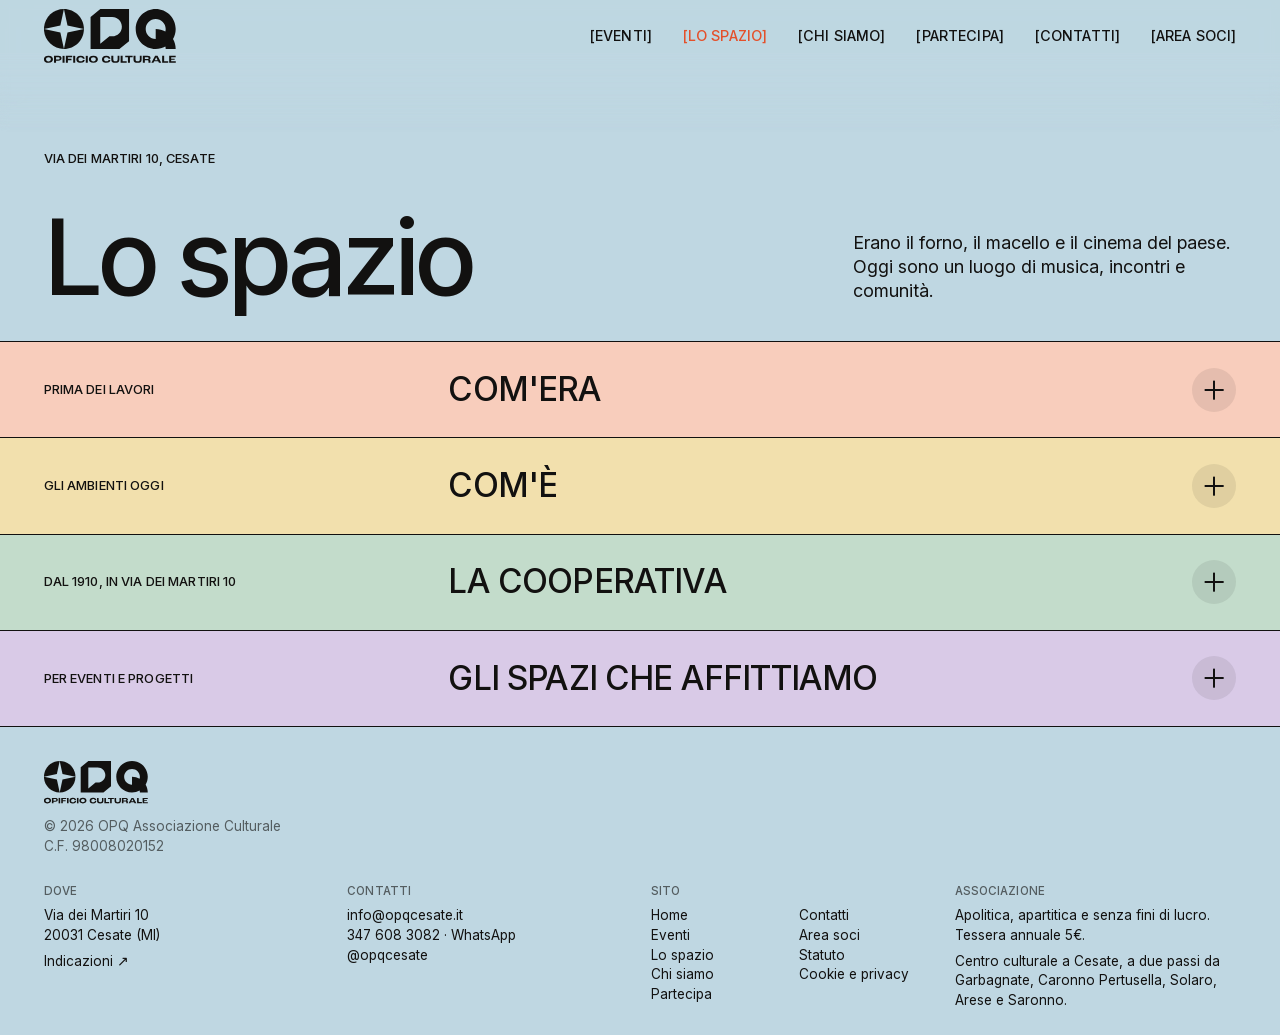
<file: spazi.html>
<!doctype html>
<html lang="it">
<head>
<meta charset="utf-8">
<meta name="viewport" content="width=device-width, initial-scale=1">
<title>Lo spazio di OPQ a Cesate: sale e giardino per eventi e incontri</title>
<meta name="description" content="Gli spazi di OPQ a Cesate (MI): l'ex forno, la sala polifunzionale, la biblioteca e il giardino urbano, per eventi culturali, incontri, riunioni, corsi e feste. Comodo da Arese, Garbagnate Milanese, Caronno Pertusella, Solaro, Lainate e Saronno.">
<meta property="og:title" content="Lo spazio di OPQ · L'ex forno di via dei Martiri">
<meta property="og:description" content="Un ex forno diventato casa della cultura, il giardino urbano e la storia della Cooperativa dal 1910. Ospitiamo anche i progetti di associazioni e realtà del territorio.">
<meta property="og:type" content="website">
<meta property="og:site_name" content="OPQ Opificio Culturale">
<meta property="og:locale" content="it_IT">
<meta property="og:url" content="https://www.opqcesate.it/spazi.html">
<meta property="og:image" content="https://www.opqcesate.it/assets/og-opq.jpg">
<meta property="og:image:width" content="1200">
<meta property="og:image:height" content="630">
<meta property="og:image:alt" content="Logo rosso di OPQ Opificio Culturale: Musica, incontri, idee. A Cesate.">
<meta name="twitter:card" content="summary_large_image">
<meta name="twitter:image" content="https://www.opqcesate.it/assets/og-opq.jpg">
<meta name="theme-color" content="#121110">
<link rel="canonical" href="https://www.opqcesate.it/spazi.html">
<link rel="icon" href="favicon.ico" sizes="48x48">
<link rel="icon" href="assets/logo/favicon.svg" type="image/svg+xml">
<link rel="icon" href="assets/logo/icona-192.png" type="image/png" sizes="192x192">
<link rel="apple-touch-icon" href="assets/logo/apple-touch-icon.png">
<link rel="manifest" href="site.webmanifest">
<link rel="preload" href="assets/font/inter-latin.woff2" as="font" type="font/woff2" crossorigin>
<link rel="stylesheet" href="assets/css/font.css">
<link rel="stylesheet" href="assets/css/style.css">
</head>
<body class="pagina-azzurro cursore-q">
<a class="salta" href="#contenuto">Vai al contenuto</a>
<header class="testata">
  <div class="contenitore">
    <a class="logo" href="index.html" aria-label="OPQ Opificio Culturale, torna alla home"><svg xmlns="http://www.w3.org/2000/svg" viewBox="883 0 214.5 88.5" fill="currentColor" role="img" aria-label="OPQ Opificio Culturale" xmlns:c2pa="http://c2pa.org/manifest"><metadata><c2pa:manifest>[base64]/Av//[base64]/[base64]/[base64]/3cyjxFA3Qo5S46fX0/ihY0VZ7mfb9KF703t5OjWDBWMA4GA1UdDwEB/wQEAwIHgDAVBgNVHSUEDjAMBgorBgEEAYPoXgIBMAwGA1UdEwEB/wQCMAAwHwYDVR0jBBgwFoAUzlHiBIFOZFsj+OPEz5o+nMHXXMIwCgYIKoZIzj0EAwMDZwAwZAIwMXMdFJ4BetLLVY7ORuE9noqbbAZOZn/aArXyTwFAZfKrPzxF2vPoJNf1+UCdg1XGAjBwX1zd9WGqYkqmL5SFqw1QySjr1zJfpJM9+1rdDwSPLMOPOjKuiXjoU/[base64]/1MRgOW2LQYBVkwyvBz9FH9TGLZRd7yDvqNty081w9B/Z2UaJL2sBMdjf6pw=</c2pa:manifest></metadata><g> <g> <g> <path d="M882.89,81.69c0-3.09,2.29-5.75,7.34-5.75s7.34,2.65,7.34,5.75-2.12,5.85-7.34,5.85-7.34-2.5-7.34-5.85ZM894.14,81.71c0-1.82-1.26-3.35-3.91-3.35s-3.91,1.53-3.91,3.35c0,2.01,1.24,3.42,3.91,3.42s3.91-1.5,3.91-3.42Z"/> <path d="M899.27,76.15h6.73c3.82,0,5.51,1.34,5.51,4.01s-1.65,3.88-5.59,3.88h-3.38v3.3h-3.26v-11.19ZM905.85,81.97c1.75,0,2.57-.54,2.57-1.7s-.73-1.7-2.55-1.7h-3.33v3.4h3.31Z"/> <path d="M913.13,76.15h3.26v11.19h-3.26v-11.19Z"/> <path d="M918.55,76.15h10.28v2.41h-7.02v2.48h5.83v2.07h-5.83v4.22h-3.26v-11.19Z"/> <path d="M930.45,76.15h3.26v11.19h-3.26v-11.19Z"/> <path d="M935.5,81.76c0-3.31,2.36-5.81,7.02-5.81,4.93,0,6.53,2.69,6.53,4.55,0,.03,0,.17-.02.27h-2.91v-.07c0-1.04-1.04-2.35-3.45-2.35s-3.74,1.48-3.74,3.4c0,1.79,1.05,3.37,3.76,3.37,2.31,0,3.48-1.05,3.48-2.29v-.1h2.91c.02.08.02.2.02.24,0,2.18-1.77,4.57-6.54,4.57-5.3,0-7.05-2.89-7.05-5.78Z"/> <path d="M950.89,76.15h3.26v11.19h-3.26v-11.19Z"/> <path d="M955.93,81.69c0-3.09,2.29-5.75,7.34-5.75s7.34,2.65,7.34,5.75-2.12,5.85-7.34,5.85-7.34-2.5-7.34-5.85ZM967.19,81.71c0-1.82-1.26-3.35-3.91-3.35s-3.91,1.53-3.91,3.35c0,2.01,1.24,3.42,3.91,3.42s3.91-1.5,3.91-3.42Z"/> <path d="M977.18,81.76c0-3.31,2.36-5.81,7.02-5.81,4.93,0,6.53,2.69,6.53,4.55,0,.03,0,.17-.02.27h-2.91v-.07c0-1.04-1.04-2.35-3.45-2.35s-3.74,1.48-3.74,3.4c0,1.79,1.05,3.37,3.76,3.37,2.31,0,3.48-1.05,3.48-2.29v-.1h2.91c.02.08.02.2.02.24,0,2.18-1.77,4.57-6.54,4.57-5.3,0-7.05-2.89-7.05-5.78Z"/> <path d="M992.37,82.34v-6.19h3.26v5.83c0,2.14,1.33,2.97,3.5,2.97s3.5-.83,3.5-2.97v-5.83h2.92v6.19c0,3.54-2.48,5.2-6.58,5.2s-6.61-1.67-6.61-5.2Z"/> <path d="M1007.51,76.15h3.26v8.6h6.63v2.58h-9.89v-11.19Z"/> <path d="M1019.39,78.57h-4.4v-2.41h12.07v2.41h-4.4v8.77h-3.26v-8.77Z"/> <path d="M1028.47,82.34v-6.19h3.26v5.83c0,2.14,1.33,2.97,3.5,2.97s3.5-.83,3.5-2.97v-5.83h2.92v6.19c0,3.54-2.48,5.2-6.58,5.2s-6.61-1.67-6.61-5.2Z"/> <path d="M1043.62,76.15h7.04c4.15,0,5.44,1.31,5.44,3.32,0,1.12-.48,2.21-2.02,2.67v.03c1.77.41,1.96,1.65,1.96,2.82v2.35h-3.26v-2.35c0-1.16-.44-1.68-1.84-1.68h-4.05v4.03h-3.26v-11.19ZM1050.81,81.41c1.62,0,2.19-.59,2.19-1.46,0-.8-.59-1.38-2.48-1.38h-3.64v2.84h3.93Z"/> <path d="M1068.61,85.06h-6.58l-1.16,2.28h-3.37l6.09-11.19h3.88l6.09,11.19h-3.79l-1.16-2.28ZM1067.64,83.16l-2.33-4.56h-.02l-2.31,4.56h4.66Z"/> <path d="M1075,76.15h3.26v8.6h6.63v2.58h-9.89v-11.19Z"/> <path d="M1086.43,76.15h10.57v2.41h-7.31v2.19h5.61v1.9h-5.61v2.26h7.48v2.41h-10.74v-11.19Z"/> </g> <g> <path d="M882.88,32.5c0,17.94,14.55,32.49,32.49,32.49l-5.79-26.69-26.69-5.79Z"/> <path d="M947.86,32.5C947.86,14.56,933.31.02,915.37.02l5.79,26.69,26.69,5.79Z"/> <path d="M915.37.02c-17.94,0-32.49,14.55-32.49,32.49l26.69-5.79L915.37.02Z"/> <path d="M921.16,38.3l-5.79,26.69c17.94,0,32.49-14.55,32.49-32.49l-26.69,5.79Z"/> </g> <path d="M1021.21,52.25V.02h-46.69l-15.83,12.82v52.12h46.83l15.69-12.71ZM989.37,44.47l-14.94,12.1h-.01V13.17h19.46c8.64,0,15.65,7.01,15.65,15.66s-7,15.65-15.65,15.65h-4.52Z"/> <path d="M1097.01,64.97c0-5.92-1.59-11.46-4.36-16.24,2.77-4.78,4.36-10.32,4.36-16.24,0-17.94-14.55-32.49-32.49-32.49s-32.49,14.55-32.49,32.49,14.55,32.49,32.49,32.49c5.7,0,11.06-1.47,15.71-4.05.33,1.3.53,2.65.53,4.05h16.24ZM1048.28,32.49c0-8.97,7.27-16.24,16.24-16.24s16.24,7.27,16.24,16.24c0,1.4-.2,2.75-.53,4.05-4.66-2.58-10.01-4.05-15.71-4.05v16.24s0,0,0,0c0,0,0,0,0,0-8.97,0-16.24-7.27-16.24-16.24Z"/> </g> </g></svg></a>
    <nav class="nav" id="nav" aria-label="Menu principale"><a href="eventi.html">Eventi</a><a href="spazi.html" aria-current="page">Lo spazio</a><a href="chi-siamo.html">Chi siamo</a><a href="partecipa.html">Partecipa</a><a href="contatti.html">Contatti</a><a href="https://portale.opqcesate.it/area-soci">Area soci</a></nav>
    <button class="apri-menu" type="button" aria-expanded="false" aria-controls="nav">Menu</button>
  </div>
</header>
<main id="contenuto">

<section class="intestazione fondo-azzurro">
  <div class="contenitore griglia-12">
    <span class="etichetta">Via dei Martiri 10, Cesate</span>
    <h1>Lo spazio</h1>
    <p class="lead">Erano il forno, il macello e il cinema del paese. Oggi sono un luogo di musica, incontri e comunità.</p>
  </div>
</section>

<div class="apribili">
<details class="apribile fondo-rosa" id="com-era">
  <summary class="apribile-testa"><div class="contenitore"><span class="etichetta">Prima dei lavori</span><h2>Com'era</h2><span class="apribile-segno" aria-hidden="true"></span></div></summary>
  <div class="apribile-corpo"><div class="contenitore">
<section class="capitolo">
  <div class="capitolo-testa">
    <p>Muri scrostati, impianti a vista, sedie di plastica e oggetti accatastati. Così abbiamo trovato gli spazi prima dei lavori.</p>
    <p>In circa un anno e mezzo li abbiamo ristrutturati: li abbiamo pensati e progettati noi, con i tecnici e le imprese che ci hanno sostenuto.</p>
  </div>
  <div class="capitolo-corpo">
    <div class="mosaico-prima">
          <figure><img src="assets/img/spazi/prima-dsc01098.jpg" alt="Una stanza con l'arco in muratura, prima dei lavori" loading="lazy"><figcaption><span class="etichetta">Prima</span> La sala con l'arco</figcaption></figure>
          <figure><img src="assets/img/spazi/prima-dsc01094.jpg" alt="Una sedia di plastica al centro di una stanza vuota" loading="lazy"></figure>
          <figure><img src="assets/img/spazi/prima-dsc01102.jpg" alt="Un trabattello e una sedia in una stanza da ristrutturare" loading="lazy"></figure>
          <figure><img src="assets/img/spazi/prima-dsc01109.jpg" alt="L'arco con oggetti accatastati e puntelli" loading="lazy"></figure>
          <figure><img src="assets/img/spazi/prima-dsc01117.jpg" alt="Vista attraverso l'arco verso la stanza con il trabattello" loading="lazy"></figure>
        </div>
  </div>
</section>
  </div></div>
</details>
<details class="apribile fondo-sabbia" id="com-e">
  <summary class="apribile-testa"><div class="contenitore"><span class="etichetta">Gli ambienti oggi</span><h2>Com'è</h2><span class="apribile-segno" aria-hidden="true"></span></div></summary>
  <div class="apribile-corpo"><div class="contenitore">
<section class="capitolo">
  <div class="capitolo-testa">
    <p>Oggi gli stessi spazi ospitano concerti, dibattiti, presentazioni di libri e aperitivi in cortile.</p>
  </div>
  <div class="capitolo-corpo">
    <article class="ambiente">
          <h3>L'ex forno</h3>
          <div class="ambiente-foto ambiente-foto--due">
            <figure><img src="assets/img/eventi/diorama-01.jpg" alt="Concerto nella sala con le righe verdi e arancioni" loading="lazy"></figure>
            <figure><img src="assets/img/eventi/5-1.jpg" alt="Band sul palchetto" loading="lazy"></figure>
          </div>
          <p>Dove una volta si cuoceva il pane per il paese, oggi c'è il nostro bar culturale. Lo abbiamo pensato come una casa più che come un locale: chi entra deve sentirsi ospite, non cliente.</p>
          <p>In un angolo c'è il palchetto per la musica dal vivo, abbastanza piccolo da tenere gli artisti a un passo dal pubblico. Al centro c'è il salotto, con divani e poltrone: si discute seduti in cerchio, come in un soggiorno di casa, senza un palco che separi chi parla da chi ascolta.</p>
        </article>
<article class="ambiente">
          <h3>Il bar</h3>
          <div class="ambiente-foto ambiente-foto--due">
            <figure><img src="assets/img/spazi/bar-bancone.jpg" alt="Il bancone del bar con le mensole di bottiglie, durante una serata" loading="lazy"></figure>
            <figure><img src="assets/img/spazi/bar-sera.jpg" alt="La stanza del bar di sera, con il bancone illuminato" loading="lazy"></figure>
          </div>
          <p>Gli spazi e il bancone li abbiamo pensati e progettati noi. Il bancone, in mattoni con un piano in cemento, è il punto attorno a cui la comunità si raccoglie. I tavoli in formica vengono da vecchi circoli e hanno già visto generazioni di partite a carte e di discussioni politiche. Alle pareti ci sono i pannelli con il Quarto Stato di Pellizza da Volpedo, reinterpretato dagli studenti del Liceo artistico Fontana di Arese. Il bar è aperto ai soci.</p>
        </article>
<article class="ambiente">
          <h3>La sala polifunzionale</h3>
          <p>Al piano primo, circa 78 m² per incontri, dibattiti, proiezioni, musica dal vivo e prove della scuola di musica.</p>
        </article>
<article class="ambiente">
          <h3>Il giardino urbano</h3>
          <div class="ambiente-riga">
            <figure><img src="assets/img/spazi/insta-post-2-2-1.jpg" alt="Il cortile con la tenda e le piante" loading="lazy"></figure>
            <p>Il cortile interno, un salotto a cielo aperto. Nella bella stagione ospita aperitivi e feste, e può accogliere anche mercatini.</p>
          </div>
        </article>
<article class="ambiente">
          <h3>La terrazza d'ingresso</h3>
          <div class="ambiente-riga">
            <figure><img src="assets/img/spazi/insta-post-2-1-1.jpg" alt="La scala che sale alla terrazza d'ingresso, con l'insegna OPEN" loading="lazy"></figure>
            <p>La terrazza che dà sulla strada è il nostro ingresso: la scala, la porta e l'insegna accesa nelle sere di apertura.</p>
          </div>
        </article>
  </div>
</section>
  </div></div>
</details>
<details class="apribile fondo-salvia" id="cooperativa">
  <summary class="apribile-testa"><div class="contenitore"><span class="etichetta">Dal 1910, in via dei Martiri 10</span><h2>La cooperativa</h2><span class="apribile-segno" aria-hidden="true"></span></div></summary>
  <div class="apribile-corpo"><div class="contenitore">
<p class="grande-frase apribile-frase">Più di cent'anni di <em>mutuo aiuto</em>, sotto lo stesso tetto.</p>
<figure class="foto-epoca">
  <img src="assets/img/spazi/mignon-epoca.jpg" alt="Foto d'epoca in bianco e nero: una strada di Cesate con l'insegna verticale del cinema Mignon sulla facciata" loading="lazy">
  <figcaption><span class="etichetta">Foto d'epoca</span> L'insegna del cinema Mignon sulla strada.</figcaption>
</figure>
<section class="capitolo">
  <div class="capitolo-testa">
    <p>OPQ vive nei locali della <strong>Cooperativa Edificatrice di Cesate</strong>, che dal 1910 custodisce in via dei Martiri 10 un luogo che il paese ha costruito con le proprie mani e frequentato per oltre un secolo. Qui sotto la sua storia: come è nata, che cosa ha generato e perché oggi vuole restituire alla comunità il suo teatro, il Mignon.</p>
    <p>Da allora è mossa dallo spirito della comunità. Oggi crede nel nostro progetto e lo sostiene attivamente, affidandoci i suoi spazi: noi vogliamo portare avanti quello spirito.</p>
  </div>
  <div class="capitolo-corpo">
    <span class="etichetta">In breve</span>
    <ol class="linea-tempo">
      <li><span class="etichetta">1910</span><p>Undici cesatesi fondano la Cooperativa Edificatrice. Ad agosto è pronto il primo locale.</p></li>
      <li><span class="etichetta">1911</span><p>Si inaugura il gioco delle bocce «alla milanese».</p></li>
      <li><span class="etichetta">1919–1924</span><p>Nasce il teatro: i locali vengono sopralzati e la sala completata.</p></li>
      <li><span class="etichetta">1926</span><p>La Cooperativa costruisce un mattatoio, con accesso dalla corte di via Caravaggio.</p></li>
      <li><span class="etichetta">1938</span><p>Nei suoi locali nasce il Corpo Musicale Cesatese.</p></li>
      <li><span class="etichetta">1949</span><p>La sala teatro diventa il cinema Mignon.</p></li>
      <li><span class="etichetta">1966–67</span><p>Si costruisce il bocciodromo coperto, grazie al prestito di 74 persone.</p></li>
      <li><span class="etichetta">1975</span><p>Il 1° gennaio arriva il Circolo ARCI di Cesate, oggi ARCI UISP.</p></li>
      <li><span class="etichetta">1981</span><p>Il 28 febbraio il Mignon proietta il suo ultimo film.</p></li>
      <li><span class="etichetta">1986</span><p>Le nevicate danneggiano il tetto del Mignon, che da allora resta chiuso.</p></li>
      <li><span class="etichetta">2025</span><p>Nasce OPQ, con il sostegno della Cooperativa.</p></li>
    </ol>
  </div>
</section>
<section class="capitolo">
  <div class="capitolo-testa">
    <span class="etichetta">1910</span>
    <h3>Il risveglio cooperativo del paese</h3>
  </div>
  <div class="capitolo-corpo">
    <p>Il 4 giugno 1910, nello studio milanese del notaio Federico Guasti, undici cesatesi firmano l'atto costitutivo della Società Anonima Cooperativa Edificatrice di Cesate, nata secondo la legge del 1906 sulle case popolari ed economiche. Sono fattorini, commessi, un magazziniere, un infermiere, un muratore, un contadino e un facchino: gente che vive del proprio lavoro e versa la quota di 25 lire in rate mensili da 5 lire. Qualche settimana prima, il 17 maggio, il socio Giuseppe Pizzi aveva già acquistato a proprio nome dall'Orfanotrofio Femminile di Milano 420 metri quadrati di terreno, perché la società non esisteva ancora.</p>
    <p>Nell'assemblea del 30 giugno 1910 i fondatori dichiarano il loro scopo con parole che la Cooperativa sente ancora sue: lavorare per il «risveglio cooperativo del paese». I primi bilanci raccontano lo stesso spirito con i numeri: un prestito di mille lire dall'Istituto delle Cooperative, una piccola regalia ai muratori, qualche sussidio ai soci in difficoltà. Il primo locale è ultimato in agosto e affidato al Circolo Familiare, nato nello stesso anno e animato in gran parte dalle stesse persone.</p>
  </div>
</section>
<section class="capitolo">
  <div class="capitolo-testa">
    <span class="etichetta">1911–1938</span>
    <h3>Le bocce, il teatro, la banda</h3>
  </div>
  <div class="capitolo-corpo">
    <p>Nel febbraio 1911 si inaugura il gioco delle bocce «alla milanese», con una bicchierata offerta al Corpo Musicale di Dergano. La Grande Guerra chiama al fronte molti soci e consiglieri e, dal 1916 al 1924, è il Circolo Familiare a reggere la casa, pagando le spese al posto dell'affitto. Proprio in quegli anni prende vita il teatro: una nota della mostra per il centenario della Cooperativa ne attesta l'attività già nel 1919, mentre la cronistoria colloca intorno al 1924 il sopralzo dei locali originari e il completamento della sala.</p>
    <p>Nel 1926 la Cooperativa costruisce un mattatoio, le cui carni sono vendute da «La Benefica», cooperativa di consumo fra contadini e operai. Nel 1938, grazie ad alcuni soci della Sezione Combattenti che avevano sede qui, nasce il Corpo Musicale Cesatese: trova nei locali della Cooperativa la sua prima sede e posa per la prima fotografia sul campo delle bocce.</p>
  </div>
</section>
<section class="capitolo">
  <div class="capitolo-testa">
    <span class="etichetta">Il teatro</span>
    <h3>Il salotto buono del paese</h3>
  </div>
  <div class="capitolo-corpo">
    <p>Quello di via dei Martiri fu il primo teatro della zona a far recitare i ruoli femminili alle donne. In una società contadina e conservatrice, una compagnia filodrammatica di uomini e donne, venuti anche dai paesi vicini, anticipava di decenni le conquiste della parità e offriva l'unica forma di cultura collettiva accessibile a tutti. Un'orchestrina di tre o quattro elementi intratteneva il pubblico negli intervalli e nei cambi di scena, e qualche sera andavano in scena le marionette.</p>
    <p>La sala non aveva poltrone fisse e cambiava abito secondo l'occasione: la sera era teatro, nei giorni di festa diventava il salone delle nozze, con oltre 150 invitati e la stessa orchestrina a suonare. Era il salotto buono del paese, quello dove si festeggia e dove si impara.</p>
    <p>Il contratto del 1° giugno 1927 con l'Ente Nazionale Dopolavoro, sezione di Cesate Milanese, restituisce la casa di allora come in una fotografia. Vi risultano affittati quattro locali: un salone a uso teatro, un salone a uso esercizio vendita, una saletta a uso studio e una cucina, con una cantina accessibile dalla cucina e l'uso del cortile adibito a gioco delle bocce. Il tutto per 4.000 lire l'anno, in rate trimestrali anticipate.</p>
  </div>
</section>
<section class="capitolo">
  <div class="capitolo-testa">
    <span class="etichetta">1949–1981</span>
    <h3>Dal dopoguerra al cinema Mignon</h3>
  </div>
  <div class="capitolo-corpo">
    <p>Nel 1949 la società diventa Cooperativa Edificatrice di Cesate a responsabilità limitata e, nello stesso anno, la sala teatro si trasforma in cinema: nasce il Mignon. Il primo contratto, firmato il 2 dicembre 1949, è con Carlo Bramati, i cui fratelli avevano già gestito un cinema all'aperto nei giardini dell'osteria «il Cantinun». Nel 1959 la Commissione provinciale di vigilanza conferma l'agibilità per 171 posti, nel 1962 ne autorizza l'ampliamento a 238 e nel 1964 il Comune approva il rimodernamento a 255 posti, con nuovi servizi igienici per il pubblico.</p>
    <p>La vita del cinema non è sempre lineare: tra il 1959 e il 1964 l'attività resta sospesa, poi riprende con gestori diversi e alterne vicende. Per oltre trent'anni, comunque, il Mignon resta il cinema del paese, l'erede naturale della sala dove i cesatesi avevano imparato ad andare a teatro.</p>
    <p>Intorno alla Cooperativa si muove la vita del paese: le sezioni dei partiti, il Moto Club Ercole Frigerio, le associazioni sportive, la vendita del vino sfuso il sabato pomeriggio. Nel 1959 la Cooperativa acquista la quota principale del Circolo Biscia, completata nel 1988. Nel 1966-67, su progetto dell'ing. Vittorio Korach, realizza il bocciodromo coperto, finanziato da un prestito a cui aderiscono 74 persone, soci e non soci: una raccolta fondi popolare ante litteram.</p>
  </div>
</section>
<section class="capitolo">
  <div class="capitolo-testa">
    <span class="etichetta">1971–1986</span>
    <h3>Gli anni difficili</h3>
  </div>
  <div class="capitolo-corpo">
    <p>Con gli anni Settanta finisce un'epoca. Il Circolo Familiare viene posto in liquidazione nel 1971, La Benefica chiude poco dopo, e per rimborsare i prestiti dei soci la Cooperativa deve vendere una parte degli immobili.</p>
    <p>Il 28 febbraio 1981 gli ultimi gestori del Mignon spengono il proiettore, vinti dalla televisione e dalle nuove norme sui locali di pubblico spettacolo. Le nevicate eccezionali del gennaio e febbraio 1986 compromettono il tetto e un muro della sala: da allora il Mignon è rimasto chiuso, come un libro lasciato a metà sul comodino del paese. Nel 1985, intanto, la Cooperativa ha prorogato la propria durata fino al 2100, per dire a sé stessa che la storia non era finita.</p>
  </div>
</section>
<section class="capitolo">
  <div class="capitolo-testa">
    <span class="etichetta">Dal 1975</span>
    <h3>Il Circolo ARCI</h3>
  </div>
  <div class="capitolo-corpo">
    <p>Chiusa l'esperienza del Circolo Familiare, la cui curatela mantiene l'affitto fino al 31 dicembre 1974, il 1° gennaio 1975 la Cooperativa firma il primo contratto d'affitto con il Circolo ARCI di Cesate, oggi ARCI UISP. Da allora il Circolo anima questi spazi con l'intrattenimento e lo sport popolare, dalle serate in salone ai corsi come il pilates. Con i suoi contributi, negli anni, è stato anche adeguato il salone polivalente, con nuovi servizi igienici e uscite di sicurezza.</p>
    <p>Il Circolo ARCI ha rappresentato e rappresenta una ricchezza per Cesate, perché ha tenuto aperta la casa quando molte altre porte si chiudevano.</p>
  </div>
</section>
<section class="capitolo">
  <div class="capitolo-testa">
    <span class="etichetta">Il forno</span>
    <h3>Pizze e brioche di notte</h3>
  </div>
  <div class="capitolo-corpo">
    <p>Nella palazzina c'era il panificio Panzeri: generazioni di ragazzi ci passavano di notte per una pizza o una brioche. Oggi il forno e la terrazza su via dei Martiri sono il nostro cuore.</p>
  </div>
</section>
<section class="capitolo">
  <div class="capitolo-testa">
    <span class="etichetta">Oggi</span>
    <h3>Una casa comune</h3>
  </div>
  <div class="capitolo-corpo">
    <p>Oggi in via dei Martiri 10 convivono il Circolo ARCI, l'associazione culturale OPQ, nata con il sostegno della Cooperativa, e una scuola di musica. Alla Cooperativa appartiene anche l'Osteria della Biscia, in un'altra zona di Cesate. La Cooperativa ha rimesso in ordine i conti, i rapporti e gli spazi, con un obiettivo preciso: fare del complesso una casa comune, aperta a Cesate e ai paesi vicini. Come nel 1910, crede che un luogo condiviso valga più della somma di chi lo frequenta.</p>
    <p>La corte è anche un pezzo della storia urbana di Cesate. Dalla «corea» del villaggio Brollo alla città satellite del Villaggio INA-Casa, dalle corti di Cesate centro al villaggio Una, il paese mette a confronto modelli di città spontanea e organizzata. Li accomuna il rifiuto dell'urbanistica dei retini e degli indici: sono esempi di urbanistica progettata e disegnata, e via dei Martiri 10 è uno di questi.</p>
  </div>
</section>
<section class="capitolo">
  <div class="capitolo-testa">
    <span class="etichetta">Il prossimo passo</span>
    <h3>Riaprire il Mignon</h3>
  </div>
  <div class="capitolo-corpo">
    <p>Per generazioni di cesatesi il Mignon è stato il primo incontro con il teatro e con il grande schermo. Nel 2019 il tetto, ormai pericolante, è stato in parte demolito per evitare un crollo.</p>
    <p>La Cooperativa vuole riaprirlo prima di tutto come teatro, come è nato, e il primo lavoro è il tetto. Per questo ha avviato una raccolta fondi aperta a soci, associazioni e cittadini: la stessa strada che 74 persone percorsero nel 1966 per costruire il bocciodromo. È l'obiettivo più ambizioso che ci siamo dati insieme: in paese manca un luogo con più di cinquanta posti per teatro, film, concerti, conferenze e dibattiti.</p>
  </div>
</section>
<p class="fonti">Fonti della Cooperativa: atto costitutivo del 4 giugno 1910 (notaio Federico Guasti); cronistoria dei primi 80 anni della Cooperativa (13 febbraio 1991), redatta sui verbali e sulla contabilità sociale dal 1910; nota della mostra per il centenario; visura camerale e atti catastali.</p>
  </div></div>
</details>
<details class="apribile fondo-lilla" id="affitti">
  <summary class="apribile-testa"><div class="contenitore"><span class="etichetta">Per eventi e progetti</span><h2>Gli spazi che affittiamo</h2><span class="apribile-segno" aria-hidden="true"></span></div></summary>
  <div class="apribile-corpo"><div class="contenitore">
<p class="grande-frase apribile-frase">Hai un progetto? Gli spazi di OPQ possono <em>ospitarlo</em>.</p>
<p class="apribile-frase">Affittiamo i nostri spazi per feste, eventi privati, riunioni, lezioni e corsi a Cesate (MI), comodi da Arese, Garbagnate Milanese, Caronno Pertusella, Solaro, Lainate e Saronno.</p>
<ul class="spazi-affitto">
      <li>
        <figure><img src="assets/img/spazi/sala-vuota.jpg" alt="L'ex forno visto attraverso l'arco, con le pareti a righe verdi e arancioni" loading="lazy"></figure>
        <h3>L'ex forno</h3>
        <p class="etichetta">Concerti · incontri · cene</p>
      </li>
      <li>
        <figure><img src="assets/img/spazi/cortile-tavoli.jpg" alt="Persone sedute a un tavolo nel cortile, tra piante e alberi" loading="lazy"></figure>
        <h3>Il giardino urbano</h3>
        <p class="etichetta">Aperitivi · feste · estate</p>
      </li>
      <li>
        <h3 class="senza-foto">La sala polifunzionale</h3>
        <p class="etichetta">Incontri · proiezioni · musica</p>
        <p>Al piano primo, circa 78 m².</p>
      </li>
      <li>
        <h3 class="senza-foto">La biblioteca</h3>
        <p class="etichetta">Riunioni · lezioni · corsi</p>
        <p>Una sala raccolta, adatta a riunioni condominiali, lezioni e incontri di gruppo.</p>
      </li>
    </ul>
<div class="colonne-info">
      <div><span class="etichetta">Per chi</span><p>Associazioni, realtà del territorio e privati che cercano un luogo per una presentazione, un laboratorio, una festa o una riunione.</p></div>
      <div><span class="etichetta">Perché</span><p>Ogni contributo sostiene l'associazione e le attività culturali di OPQ.</p></div>
      <div><span class="etichetta">Come</span><p>Tariffe e condizioni si concordano direttamente. Scrivici a <a href="mailto:info@opqcesate.it?subject=Spazi%20OPQ">info@opqcesate.it</a> o chiama il <a href="tel:+393476083082">347 608 3082</a>.</p></div>
    </div>
  </div></div>
</details>
</div>
</main>
<footer class="piede">
  <div class="contenitore">
    <div class="piede-griglia">
      <div class="piede-marchio"><div class="logo-piede"><svg xmlns="http://www.w3.org/2000/svg" viewBox="883 0 214.5 88.5" fill="currentColor" role="img" aria-label="OPQ Opificio Culturale" xmlns:c2pa="http://c2pa.org/manifest"><metadata><c2pa:manifest>[base64]/Av//[base64]/[base64]/[base64]/3cyjxFA3Qo5S46fX0/ihY0VZ7mfb9KF703t5OjWDBWMA4GA1UdDwEB/wQEAwIHgDAVBgNVHSUEDjAMBgorBgEEAYPoXgIBMAwGA1UdEwEB/wQCMAAwHwYDVR0jBBgwFoAUzlHiBIFOZFsj+OPEz5o+nMHXXMIwCgYIKoZIzj0EAwMDZwAwZAIwMXMdFJ4BetLLVY7ORuE9noqbbAZOZn/aArXyTwFAZfKrPzxF2vPoJNf1+UCdg1XGAjBwX1zd9WGqYkqmL5SFqw1QySjr1zJfpJM9+1rdDwSPLMOPOjKuiXjoU/[base64]/1MRgOW2LQYBVkwyvBz9FH9TGLZRd7yDvqNty081w9B/Z2UaJL2sBMdjf6pw=</c2pa:manifest></metadata><g> <g> <g> <path d="M882.89,81.69c0-3.09,2.29-5.75,7.34-5.75s7.34,2.65,7.34,5.75-2.12,5.85-7.34,5.85-7.34-2.5-7.34-5.85ZM894.14,81.71c0-1.82-1.26-3.35-3.91-3.35s-3.91,1.53-3.91,3.35c0,2.01,1.24,3.42,3.91,3.42s3.91-1.5,3.91-3.42Z"/> <path d="M899.27,76.15h6.73c3.82,0,5.51,1.34,5.51,4.01s-1.65,3.88-5.59,3.88h-3.38v3.3h-3.26v-11.19ZM905.85,81.97c1.75,0,2.57-.54,2.57-1.7s-.73-1.7-2.55-1.7h-3.33v3.4h3.31Z"/> <path d="M913.13,76.15h3.26v11.19h-3.26v-11.19Z"/> <path d="M918.55,76.15h10.28v2.41h-7.02v2.48h5.83v2.07h-5.83v4.22h-3.26v-11.19Z"/> <path d="M930.45,76.15h3.26v11.19h-3.26v-11.19Z"/> <path d="M935.5,81.76c0-3.31,2.36-5.81,7.02-5.81,4.93,0,6.53,2.69,6.53,4.55,0,.03,0,.17-.02.27h-2.91v-.07c0-1.04-1.04-2.35-3.45-2.35s-3.74,1.48-3.74,3.4c0,1.79,1.05,3.37,3.76,3.37,2.31,0,3.48-1.05,3.48-2.29v-.1h2.91c.02.08.02.2.02.24,0,2.18-1.77,4.57-6.54,4.57-5.3,0-7.05-2.89-7.05-5.78Z"/> <path d="M950.89,76.15h3.26v11.19h-3.26v-11.19Z"/> <path d="M955.93,81.69c0-3.09,2.29-5.75,7.34-5.75s7.34,2.65,7.34,5.75-2.12,5.85-7.34,5.85-7.34-2.5-7.34-5.85ZM967.19,81.71c0-1.82-1.26-3.35-3.91-3.35s-3.91,1.53-3.91,3.35c0,2.01,1.24,3.42,3.91,3.42s3.91-1.5,3.91-3.42Z"/> <path d="M977.18,81.76c0-3.31,2.36-5.81,7.02-5.81,4.93,0,6.53,2.69,6.53,4.55,0,.03,0,.17-.02.27h-2.91v-.07c0-1.04-1.04-2.35-3.45-2.35s-3.74,1.48-3.74,3.4c0,1.79,1.05,3.37,3.76,3.37,2.31,0,3.48-1.05,3.48-2.29v-.1h2.91c.02.08.02.2.02.24,0,2.18-1.77,4.57-6.54,4.57-5.3,0-7.05-2.89-7.05-5.78Z"/> <path d="M992.37,82.34v-6.19h3.26v5.83c0,2.14,1.33,2.97,3.5,2.97s3.5-.83,3.5-2.97v-5.83h2.92v6.19c0,3.54-2.48,5.2-6.58,5.2s-6.61-1.67-6.61-5.2Z"/> <path d="M1007.51,76.15h3.26v8.6h6.63v2.58h-9.89v-11.19Z"/> <path d="M1019.39,78.57h-4.4v-2.41h12.07v2.41h-4.4v8.77h-3.26v-8.77Z"/> <path d="M1028.47,82.34v-6.19h3.26v5.83c0,2.14,1.33,2.97,3.5,2.97s3.5-.83,3.5-2.97v-5.83h2.92v6.19c0,3.54-2.48,5.2-6.58,5.2s-6.61-1.67-6.61-5.2Z"/> <path d="M1043.62,76.15h7.04c4.15,0,5.44,1.31,5.44,3.32,0,1.12-.48,2.21-2.02,2.67v.03c1.77.41,1.96,1.65,1.96,2.82v2.35h-3.26v-2.35c0-1.16-.44-1.68-1.84-1.68h-4.05v4.03h-3.26v-11.19ZM1050.81,81.41c1.62,0,2.19-.59,2.19-1.46,0-.8-.59-1.38-2.48-1.38h-3.64v2.84h3.93Z"/> <path d="M1068.61,85.06h-6.58l-1.16,2.28h-3.37l6.09-11.19h3.88l6.09,11.19h-3.79l-1.16-2.28ZM1067.64,83.16l-2.33-4.56h-.02l-2.31,4.56h4.66Z"/> <path d="M1075,76.15h3.26v8.6h6.63v2.58h-9.89v-11.19Z"/> <path d="M1086.43,76.15h10.57v2.41h-7.31v2.19h5.61v1.9h-5.61v2.26h7.48v2.41h-10.74v-11.19Z"/> </g> <g> <path d="M882.88,32.5c0,17.94,14.55,32.49,32.49,32.49l-5.79-26.69-26.69-5.79Z"/> <path d="M947.86,32.5C947.86,14.56,933.31.02,915.37.02l5.79,26.69,26.69,5.79Z"/> <path d="M915.37.02c-17.94,0-32.49,14.55-32.49,32.49l26.69-5.79L915.37.02Z"/> <path d="M921.16,38.3l-5.79,26.69c17.94,0,32.49-14.55,32.49-32.49l-26.69,5.79Z"/> </g> <path d="M1021.21,52.25V.02h-46.69l-15.83,12.82v52.12h46.83l15.69-12.71ZM989.37,44.47l-14.94,12.1h-.01V13.17h19.46c8.64,0,15.65,7.01,15.65,15.66s-7,15.65-15.65,15.65h-4.52Z"/> <path d="M1097.01,64.97c0-5.92-1.59-11.46-4.36-16.24,2.77-4.78,4.36-10.32,4.36-16.24,0-17.94-14.55-32.49-32.49-32.49s-32.49,14.55-32.49,32.49,14.55,32.49,32.49,32.49c5.7,0,11.06-1.47,15.71-4.05.33,1.3.53,2.65.53,4.05h16.24ZM1048.28,32.49c0-8.97,7.27-16.24,16.24-16.24s16.24,7.27,16.24,16.24c0,1.4-.2,2.75-.53,4.05-4.66-2.58-10.01-4.05-15.71-4.05v16.24s0,0,0,0c0,0,0,0,0,0-8.97,0-16.24-7.27-16.24-16.24Z"/> </g> </g></svg></div><p class="piede-legale">© <span data-anno>2026</span> OPQ Associazione Culturale<br>C.F. 98008020152</p></div>
      <div><span class="etichetta">Dove</span><p>Via dei Martiri 10<br>20031 Cesate (MI)</p><p><a href="https://www.google.com/maps/search/?api=1&query=Via+dei+Martiri+10,+20031+Cesate+MI" target="_blank" rel="noopener">Indicazioni ↗</a></p></div>
      <div><span class="etichetta">Contatti</span><ul><li><a href="mailto:info@opqcesate.it">info@opqcesate.it</a></li><li><a href="tel:+393476083082">347 608 3082</a> · <a href="https://wa.me/393476083082" target="_blank" rel="noopener">WhatsApp</a></li><li><a href="https://www.instagram.com/opqcesate/" target="_blank" rel="noopener">@opqcesate</a></li></ul></div>
      <div class="piede-sito"><span class="etichetta">Sito</span><ul><li><a href="index.html">Home</a></li><li><a href="eventi.html">Eventi</a></li><li><a href="spazi.html">Lo spazio</a></li><li><a href="chi-siamo.html">Chi siamo</a></li><li><a href="partecipa.html">Partecipa</a></li><li><a href="contatti.html">Contatti</a></li><li><a href="https://portale.opqcesate.it/area-soci">Area soci</a></li><li><a href="chi-siamo.html#statuto">Statuto</a></li><li><a href="cookie.html">Cookie e privacy</a></li></ul></div>
      <div><span class="etichetta">Associazione</span><p>Apolitica, apartitica e senza fini di lucro. Tessera annuale 5€.</p><p>Centro culturale a Cesate, a due passi da Garbagnate, Caronno Pertusella, Solaro, Arese e Saronno.</p></div>
    </div>
  </div>
</footer>
<script src="assets/js/main.js"></script>
</body>
</html>
</file>
<file: assets/css/font.css>
/* Font serviti dal sito (nessuna richiesta a Google). Licenza SIL Open Font License. */
@font-face {
  font-family: 'Instrument Serif';
  font-style: italic;
  font-weight: 400;
  font-display: swap;
  src: url(../font/instrument-serif-italic-latin-ext.woff2) format('woff2');
  unicode-range: U+0100-02BA, U+02BD-02C5, U+02C7-02CC, U+02CE-02D7, U+02DD-02FF, U+0304, U+0308, U+0329, U+1D00-1DBF, U+1E00-1E9F, U+1EF2-1EFF, U+2020, U+20A0-20AB, U+20AD-20C4, U+2113, U+2C60-2C7F, U+A720-A7FF;
}
@font-face {
  font-family: 'Instrument Serif';
  font-style: italic;
  font-weight: 400;
  font-display: swap;
  src: url(../font/instrument-serif-italic-latin.woff2) format('woff2');
  unicode-range: U+0000-00FF, U+0131, U+0152-0153, U+02BB-02BC, U+02C6, U+02DA, U+02DC, U+0304, U+0308, U+0329, U+2000-206F, U+20AC, U+2122, U+2191, U+2193, U+2212, U+2215, U+FEFF, U+FFFD;
}
@font-face {
  font-family: 'Instrument Serif';
  font-style: normal;
  font-weight: 400;
  font-display: swap;
  src: url(../font/instrument-serif-latin-ext.woff2) format('woff2');
  unicode-range: U+0100-02BA, U+02BD-02C5, U+02C7-02CC, U+02CE-02D7, U+02DD-02FF, U+0304, U+0308, U+0329, U+1D00-1DBF, U+1E00-1E9F, U+1EF2-1EFF, U+2020, U+20A0-20AB, U+20AD-20C4, U+2113, U+2C60-2C7F, U+A720-A7FF;
}
@font-face {
  font-family: 'Instrument Serif';
  font-style: normal;
  font-weight: 400;
  font-display: swap;
  src: url(../font/instrument-serif-latin.woff2) format('woff2');
  unicode-range: U+0000-00FF, U+0131, U+0152-0153, U+02BB-02BC, U+02C6, U+02DA, U+02DC, U+0304, U+0308, U+0329, U+2000-206F, U+20AC, U+2122, U+2191, U+2193, U+2212, U+2215, U+FEFF, U+FFFD;
}
@font-face {
  font-family: 'Inter';
  font-style: normal;
  font-weight: 400;
  font-display: swap;
  src: url(../font/inter-latin-ext.woff2) format('woff2');
  unicode-range: U+0100-02BA, U+02BD-02C5, U+02C7-02CC, U+02CE-02D7, U+02DD-02FF, U+0304, U+0308, U+0329, U+1D00-1DBF, U+1E00-1E9F, U+1EF2-1EFF, U+2020, U+20A0-20AB, U+20AD-20C4, U+2113, U+2C60-2C7F, U+A720-A7FF;
}
@font-face {
  font-family: 'Inter';
  font-style: normal;
  font-weight: 400;
  font-display: swap;
  src: url(../font/inter-latin.woff2) format('woff2');
  unicode-range: U+0000-00FF, U+0131, U+0152-0153, U+02BB-02BC, U+02C6, U+02DA, U+02DC, U+0304, U+0308, U+0329, U+2000-206F, U+20AC, U+2122, U+2191, U+2193, U+2212, U+2215, U+FEFF, U+FFFD;
}
@font-face {
  font-family: 'Inter';
  font-style: normal;
  font-weight: 500;
  font-display: swap;
  src: url(../font/inter-latin-ext.woff2) format('woff2');
  unicode-range: U+0100-02BA, U+02BD-02C5, U+02C7-02CC, U+02CE-02D7, U+02DD-02FF, U+0304, U+0308, U+0329, U+1D00-1DBF, U+1E00-1E9F, U+1EF2-1EFF, U+2020, U+20A0-20AB, U+20AD-20C4, U+2113, U+2C60-2C7F, U+A720-A7FF;
}
@font-face {
  font-family: 'Inter';
  font-style: normal;
  font-weight: 500;
  font-display: swap;
  src: url(../font/inter-latin.woff2) format('woff2');
  unicode-range: U+0000-00FF, U+0131, U+0152-0153, U+02BB-02BC, U+02C6, U+02DA, U+02DC, U+0304, U+0308, U+0329, U+2000-206F, U+20AC, U+2122, U+2191, U+2193, U+2212, U+2215, U+FEFF, U+FFFD;
}
@font-face {
  font-family: 'Inter';
  font-style: normal;
  font-weight: 600;
  font-display: swap;
  src: url(../font/inter-latin-ext.woff2) format('woff2');
  unicode-range: U+0100-02BA, U+02BD-02C5, U+02C7-02CC, U+02CE-02D7, U+02DD-02FF, U+0304, U+0308, U+0329, U+1D00-1DBF, U+1E00-1E9F, U+1EF2-1EFF, U+2020, U+20A0-20AB, U+20AD-20C4, U+2113, U+2C60-2C7F, U+A720-A7FF;
}
@font-face {
  font-family: 'Inter';
  font-style: normal;
  font-weight: 600;
  font-display: swap;
  src: url(../font/inter-latin.woff2) format('woff2');
  unicode-range: U+0000-00FF, U+0131, U+0152-0153, U+02BB-02BC, U+02C6, U+02DA, U+02DC, U+0304, U+0308, U+0329, U+2000-206F, U+20AC, U+2122, U+2191, U+2193, U+2212, U+2215, U+FEFF, U+FFFD;
}
@font-face {
  font-family: 'Inter';
  font-style: normal;
  font-weight: 700;
  font-display: swap;
  src: url(../font/inter-latin-ext.woff2) format('woff2');
  unicode-range: U+0100-02BA, U+02BD-02C5, U+02C7-02CC, U+02CE-02D7, U+02DD-02FF, U+0304, U+0308, U+0329, U+1D00-1DBF, U+1E00-1E9F, U+1EF2-1EFF, U+2020, U+20A0-20AB, U+20AD-20C4, U+2113, U+2C60-2C7F, U+A720-A7FF;
}
@font-face {
  font-family: 'Inter';
  font-style: normal;
  font-weight: 700;
  font-display: swap;
  src: url(../font/inter-latin.woff2) format('woff2');
  unicode-range: U+0000-00FF, U+0131, U+0152-0153, U+02BB-02BC, U+02C6, U+02DA, U+02DC, U+0304, U+0308, U+0329, U+2000-206F, U+20AC, U+2122, U+2191, U+2193, U+2212, U+2215, U+FEFF, U+FFFD;
}
</file>
<file: assets/css/style.css>
/* =========================================================
   OPQ — Opificio Culturale · foglio di stile v2
   Carta, nero e un solo colore d'accento (il rosso OPQ).
   Font: Instrument Serif (titoli) + Inter (testo e interfaccia)
   ========================================================= */

:root {
  --carta: #f3f0e8;
  --carta-2: #e9e4d8;
  --nero: #121110;
  --grigio: #6a655d;
  --accento: #e4502a;
  --accento-scuro: #b93a1b;

  --serif: "Instrument Serif", Georgia, "Times New Roman", serif;
  --sans: "Inter", "Helvetica Neue", Helvetica, Arial, sans-serif;

  --max: none;
  --gutter: clamp(16px, 3.2vw, 48px);
  --testata: 4.25rem;
}

html { font-size: 112.5%; -webkit-text-size-adjust: 100%; scroll-behavior: smooth; }
@media (prefers-reduced-motion: reduce) { html { scroll-behavior: auto; } }
*, *::before, *::after { box-sizing: border-box; }
body { margin: 0; background: var(--carta); color: var(--nero); font-family: var(--sans); font-size: 1rem; line-height: 1.55; }
img, video, svg { display: block; max-width: 100%; }
a { color: inherit; text-underline-offset: .2em; text-decoration-thickness: 1px; }
a:hover { color: var(--accento); }
:focus-visible { outline: 2px solid var(--accento); outline-offset: 3px; }
::selection { background: var(--accento); color: #fff; }

.salta { position: absolute; left: -9999px; top: 0; background: var(--nero); color: #fff; padding: .7rem 1rem; z-index: 100; }
.salta:focus { left: 1rem; top: 1rem; }
.contenitore { width: 100%; max-width: var(--max); margin: 0 auto; padding: 0 var(--gutter); }
.visivamente-nascosto { position: absolute !important; width: 1px; height: 1px; overflow: hidden; clip: rect(0 0 0 0); white-space: nowrap; }

/* ---------- Tipografia ---------- */
h1, h2, h3 { font-family: var(--serif); font-weight: 400; line-height: .95; letter-spacing: -.015em; margin: 0; text-wrap: balance; }
.display { font-size: clamp(3.6rem, 11.5vw, 12.5rem); line-height: .86; letter-spacing: -.03em; }
h1 { font-size: clamp(3.4rem, 9vw, 9rem); line-height: .9; letter-spacing: -.025em; }
h2 { font-size: clamp(2.5rem, 5.6vw, 5.4rem); }
h3 { font-size: clamp(1.7rem, 2.6vw, 2.4rem); line-height: 1; }
em { font-style: italic; }
p { margin: 0 0 1em; max-width: 60ch; }
.etichetta { font-family: var(--sans); font-size: .74rem; font-weight: 600; letter-spacing: .09em; text-transform: uppercase; }
.lead { font-size: clamp(1.15rem, 1.6vw, 1.45rem); line-height: 1.4; max-width: 38ch; }
.grigio { color: var(--grigio); }
.accento { color: var(--accento); }

/* Link con freccia */
.link-freccia { display: inline-flex; align-items: center; gap: .55em; font-weight: 600; text-decoration: none; border-bottom: 1px solid currentColor; padding-bottom: .15em; }
.link-freccia::after { content: "→"; transition: transform .2s ease; }
.link-freccia:hover::after { transform: translateX(4px); }

.pulsante { display: inline-flex; align-items: center; gap: .6em; min-height: 3.2rem; padding: .8rem 1.5rem; border: 1px solid currentColor; border-radius: 999px; font-weight: 600; text-decoration: none; background: transparent; color: inherit; cursor: pointer; font-family: var(--sans); font-size: 1rem; transition: background .2s, color .2s; }
.pulsante:hover { background: var(--nero); color: var(--carta); border-color: var(--nero); }
.pulsante--pieno { background: var(--nero); color: var(--carta); border-color: var(--nero); }
.pulsante--pieno:hover { background: var(--accento); border-color: var(--accento); color: #fff; }

/* ---------- Testata ---------- */
.testata { position: sticky; top: 0; z-index: 50; background: var(--carta); color: var(--nero); border-bottom: 1px solid var(--nero); transition: background .3s, color .3s, border-color .3s; }
.testata .contenitore { display: flex; align-items: center; gap: 2rem; height: var(--testata); }
.logo { width: 132px; flex: none; color: inherit; }
.nav { margin-left: auto; display: flex; gap: clamp(1.2rem, 2.4vw, 2.4rem); }
.nav a { text-decoration: none; font-weight: 500; position: relative; padding: .3rem 0; }
.nav a::after { content: ""; position: absolute; left: 0; right: 0; bottom: 0; height: 1px; background: currentColor; transform: scaleX(0); transform-origin: left; transition: transform .25s ease; }
.nav a:hover { color: inherit; }
.nav a:hover::after, .nav a[aria-current="page"]::after { transform: scaleX(1); }
.apri-menu { display: none; margin-left: auto; font: 600 1rem var(--sans); background: none; border: 1px solid currentColor; color: inherit; border-radius: 999px; padding: .55rem 1.1rem; min-height: 2.9rem; cursor: pointer; }

/* Sulla copertina la testata è trasparente, poi diventa piena scorrendo */
.con-copertina .testata { position: fixed; left: 0; right: 0; background: transparent; color: #fff; border-color: rgba(255,255,255,.35); }
.con-copertina .testata.piena { background: var(--carta); color: var(--nero); border-color: var(--nero); }

@media (max-width: 820px) {
  .apri-menu { display: inline-flex; }
  .nav { position: fixed; inset: var(--testata) 0 auto 0; flex-direction: column; gap: 0; background: var(--carta); color: var(--nero); padding: 1rem var(--gutter) 2rem; border-bottom: 1px solid var(--nero); display: none; }
  .nav.aperto { display: flex; }
  .nav a { font-family: var(--serif); font-size: 2.6rem; line-height: 1.1; padding: .45rem 0; border-bottom: 1px solid var(--carta-2); }
  .nav a::after { display: none; }
  .nav a[aria-current="page"] { color: var(--accento); }
  .con-copertina .testata:has(.nav.aperto) { background: var(--carta); color: var(--nero); border-color: var(--nero); }
}

/* ---------- Copertina con video a tutto schermo ---------- */
.copertina { position: relative; height: 100vh; height: 100svh; min-height: 560px; color: #fff; overflow: hidden; background: var(--nero); }
.copertina video { position: absolute; inset: 0; width: 100%; height: 100%; object-fit: cover; opacity: 0; transition: opacity 1s ease; }
.copertina video.attivo { opacity: 1; }
.copertina::after { content: ""; position: absolute; inset: 0; background: linear-gradient(180deg, rgba(0,0,0,.35) 0%, rgba(0,0,0,0) 25%, rgba(0,0,0,0) 45%, rgba(0,0,0,.7) 100%); pointer-events: none; }
.copertina-testo { position: absolute; z-index: 2; left: 0; right: 0; bottom: 0; padding-bottom: clamp(1.5rem, 4vw, 3rem); }
.copertina-testo .contenitore { display: grid; grid-template-columns: 1fr auto; align-items: end; gap: 1.5rem 3rem; }
.copertina .logo-grande { width: min(100%, 980px); color: #fff; }
.copertina-dida { display: grid; gap: 1.2rem; justify-items: start; max-width: 22rem; }
.copertina-dida p { margin: 0; font-size: 1.1rem; line-height: 1.4; }
.copertina .pulsante { color: #fff; }
.copertina .pulsante:hover { background: #fff; color: var(--nero); border-color: #fff; }
.pausa-video { position: absolute; z-index: 3; right: var(--gutter); top: calc(var(--testata) + 1rem); font: 600 .74rem var(--sans); letter-spacing: .09em; text-transform: uppercase; color: #fff; background: rgba(0,0,0,.25); border: 1px solid rgba(255,255,255,.6); border-radius: 999px; padding: .55rem .95rem; cursor: pointer; }
@media (max-width: 820px) {
  .copertina-testo .contenitore { grid-template-columns: 1fr; }
}

/* ---------- Sezioni editoriali ---------- */
.sezione { padding: clamp(3.5rem, 8vw, 7rem) 0; }
.sezione + .sezione { padding-top: 0; }
.riga-titolo { display: grid; grid-template-columns: repeat(12, 1fr); gap: 1rem var(--gutter); border-top: 1px solid var(--nero); padding-top: 1rem; margin-bottom: clamp(2rem, 5vw, 4rem); align-items: start; }
.riga-titolo .num { grid-column: span 2; }
.riga-titolo h2 { grid-column: span 7; }
.riga-titolo .azione { grid-column: span 3; justify-self: end; align-self: end; }
@media (max-width: 820px) {
  .riga-titolo { grid-template-columns: 1fr; }
  .riga-titolo > * { grid-column: auto !important; justify-self: start !important; }
}

.griglia-12 { display: grid; grid-template-columns: repeat(12, 1fr); gap: var(--gutter); }

/* Intestazione pagine interne */
.intestazione { padding: clamp(3rem, 8vw, 7rem) 0 clamp(2.5rem, 5vw, 4rem); }
.intestazione .griglia-12 { align-items: end; }
.intestazione h1 { grid-column: 1 / span 8; }
.intestazione .lead { grid-column: 9 / span 4; margin: 0; }
.intestazione .etichetta { grid-column: 1 / -1; margin-bottom: 1.2rem; }
@media (max-width: 900px) { .intestazione h1, .intestazione .lead { grid-column: 1 / -1; } }

/* ---------- Agenda a righe ---------- */
.agenda { list-style: none; margin: 0; padding: 0; border-top: 1px solid var(--nero); }
.agenda li { border-bottom: 1px solid var(--nero); }
.agenda button {
  all: unset; box-sizing: border-box; cursor: pointer; width: 100%;
  display: grid; grid-template-columns: 9rem 1fr 12rem 5.5rem; gap: 1.5rem; align-items: center; padding: 1.1rem 0;
}
.agenda button:focus-visible { outline: 2px solid var(--accento); outline-offset: 2px; }
.agenda .giorno { font-family: var(--serif); font-size: 2.6rem; line-height: .9; }
.agenda .giorno small { display: block; font-family: var(--sans); font-size: .74rem; font-weight: 600; letter-spacing: .09em; text-transform: uppercase; margin-top: .35rem; }
.agenda .titolo { font-family: var(--serif); font-size: clamp(1.6rem, 2.6vw, 2.5rem); line-height: 1; transition: color .2s; }
.agenda .titolo small { display: block; font-family: var(--sans); font-size: .9rem; color: var(--grigio); margin-top: .35rem; line-height: 1.4; }
.agenda img { width: 5.5rem; aspect-ratio: 4/5; height: auto; object-fit: cover; filter: grayscale(1); transition: filter .3s; }
.agenda button:hover .titolo { color: var(--accento); }
.agenda button:hover img { filter: none; }
@media (max-width: 760px) {
  .agenda button { grid-template-columns: 4.5rem 1fr 4rem; gap: 1rem; }
  .agenda .rassegna { display: none; }
  .agenda .giorno { font-size: 2rem; }
  .agenda img { width: 4rem; }
}

.avviso { border-top: 1px solid var(--nero); border-bottom: 1px solid var(--nero); padding: 1.6rem 0; display: grid; grid-template-columns: 9rem 1fr; gap: 1.5rem; align-items: baseline; }
.avviso p { margin: 0; font-family: var(--serif); font-size: clamp(1.6rem, 2.6vw, 2.5rem); line-height: 1.1; max-width: 30ch; }
@media (max-width: 760px) { .avviso { grid-template-columns: 1fr; gap: .5rem; } }

/* ---------- Rassegne ---------- */
.rassegne { list-style: none; margin: 0; padding: 0; border-top: 1px solid var(--nero); }
.rassegne li { display: grid; grid-template-columns: 2fr 1fr auto; gap: 2rem; align-items: center; border-bottom: 1px solid var(--nero); padding: 1.4rem 0; }
.rassegne h3 { font-size: clamp(2.8rem, 7vw, 7rem); line-height: .9; transition: color .25s, transform .3s; }
.rassegne li:hover h3 { color: var(--accento); transform: translateX(.4rem); }
.rassegne p { margin: 0; }
.rassegne img { width: 7rem; aspect-ratio: 4/5; height: auto; object-fit: cover; }
@media (max-width: 760px) { .rassegne li { grid-template-columns: 1fr 5rem; gap: .8rem 1rem; } .rassegne p { grid-column: 1; } .rassegne img { grid-row: 1 / span 2; grid-column: 2; width: 5rem; } }

/* ---------- Locandine ---------- */
.griglia-locandine { list-style: none; margin: 0; padding: 0; display: grid; grid-template-columns: repeat(4, 1fr); gap: 2.5rem var(--gutter); }
@media (max-width: 1000px) { .griglia-locandine { grid-template-columns: repeat(3, 1fr); } }
@media (max-width: 640px) { .griglia-locandine { grid-template-columns: 1fr 1fr; gap: 1.8rem 1rem; } }
.locandina button { all: unset; cursor: zoom-in; display: block; width: 100%; }
.locandina button:focus-visible { outline: 2px solid var(--accento); outline-offset: 3px; }
.locandina img { width: 100%; height: auto; aspect-ratio: 4/5; object-fit: cover; }
.locandina .meta { display: flex; justify-content: space-between; gap: 1rem; border-top: 1px solid var(--nero); margin-top: .8rem; padding-top: .5rem; }
.locandina h3 { font-size: 1.45rem; margin-top: .35rem; line-height: 1.05; }
.locandina button:hover h3 { color: var(--accento); }

.filtri { display: flex; flex-wrap: wrap; gap: .4rem 1.6rem; margin-bottom: 2.5rem; }
.filtri button { all: unset; cursor: pointer; font-family: var(--serif); font-size: clamp(1.6rem, 2.6vw, 2.2rem); line-height: 1.2; color: var(--grigio); }
.filtri button[aria-pressed="true"] { color: var(--nero); text-decoration: underline; text-decoration-thickness: 1px; text-underline-offset: .15em; }
.filtri button:hover { color: var(--accento); }
.filtri button:focus-visible { outline: 2px solid var(--accento); outline-offset: 3px; }
.filtri sup { font-family: var(--sans); font-size: .7rem; font-weight: 600; margin-left: .15em; vertical-align: super; }

/* Locandina ingrandita */
dialog.lightbox { border: 0; padding: 0; margin: 0; width: 100%; max-width: none; height: 100%; max-height: none; background: var(--carta); color: var(--nero); }
dialog.lightbox::backdrop { background: var(--carta); }
.lightbox-corpo { min-height: 100%; display: grid; grid-template-columns: 1.1fr 1fr; gap: var(--gutter); align-items: center; padding: calc(var(--testata) + 1rem) var(--gutter) var(--gutter); max-width: var(--max); margin: 0 auto; }
.lightbox img { max-height: calc(100vh - 8rem); width: auto; margin: 0 auto; }
.lightbox h3 { font-size: clamp(2.6rem, 5vw, 5rem); margin: .8rem 0 1.4rem; }
.lightbox .riga-info { border-top: 1px solid var(--nero); padding: .7rem 0; margin: 0; max-width: 34rem; }
.lightbox .chiudi { position: fixed; top: 1rem; right: var(--gutter); background: var(--carta); }
@media (max-width: 760px) { .lightbox-corpo { grid-template-columns: 1fr; align-content: start; } .lightbox img { max-height: 60vh; } }

/* ---------- Immagini editoriali ---------- */
figure { margin: 0; }
figcaption { font-size: .82rem; color: var(--grigio); margin-top: .6rem; display: flex; gap: 1rem; }
figcaption .etichetta { color: var(--nero); }
.img-copri { width: 100%; height: 100%; object-fit: cover; }

/* Blocco "lo spazio" in home */
.blocco-spazio { display: grid; grid-template-columns: repeat(12, 1fr); gap: var(--gutter); align-items: end; }
.blocco-spazio .foto-a { grid-column: 1 / span 7; aspect-ratio: 4/5; }
.blocco-spazio .foto-b { grid-column: 8 / span 3; aspect-ratio: 4/5; align-self: start; }
.blocco-spazio .testo { grid-column: 8 / span 5; }
.blocco-spazio .testo h3 { font-size: clamp(2rem, 3.4vw, 3.4rem); margin-bottom: 1.2rem; }
@media (max-width: 900px) { .blocco-spazio > * { grid-column: 1 / -1 !important; } .blocco-spazio .foto-b { display: none; } }

/* ---------- Pagina spazi ---------- */
.foto-piena { width: 100%; height: min(88vh, 900px); object-fit: cover; }
.capitolo { display: grid; grid-template-columns: repeat(12, 1fr); gap: var(--gutter); padding: clamp(3.5rem, 8vw, 7rem) 0; }
.capitolo-testa { grid-column: 1 / span 4; position: sticky; top: calc(var(--testata) + 2rem); align-self: start; }
.capitolo-testa .num { display: block; margin-bottom: 1.5rem; }
.capitolo-testa h2 { margin-bottom: 1.5rem; }
.capitolo-corpo { grid-column: 6 / span 7; }
@media (max-width: 900px) { .capitolo-testa, .capitolo-corpo { grid-column: 1 / -1; position: static; } }

.mosaico-prima { display: grid; grid-template-columns: repeat(6, 1fr); gap: 1rem; }
.mosaico-prima figure:nth-child(1) { grid-column: span 6; }
.mosaico-prima figure:nth-child(1) img { aspect-ratio: 3/2; }
.mosaico-prima figure { grid-column: span 3; }
.mosaico-prima figure:nth-child(4), .mosaico-prima figure:nth-child(5) { grid-column: span 3; }
.mosaico-prima img { width: 100%; aspect-ratio: 2/3; object-fit: cover; filter: grayscale(1) contrast(1.05); }

.ambiente { border-top: 1px solid var(--nero); padding-top: 1rem; margin-bottom: clamp(3rem, 6vw, 5rem); }
.ambiente-testa { display: flex; justify-content: space-between; gap: 1rem; margin-bottom: 1.4rem; }
.ambiente h3 { font-size: clamp(2.2rem, 4vw, 3.8rem); margin-bottom: 1rem; }
.ambiente-foto { display: grid; grid-template-columns: 2fr 1fr; gap: 1rem; margin-bottom: 1.4rem; }
.ambiente-foto img { width: 100%; height: 100%; object-fit: cover; aspect-ratio: 4/5; }
.ambiente-foto figure:first-child { grid-row: span 2; }
.ambiente-foto figure:not(:first-child) img { aspect-ratio: auto; height: 100%; }
.ambiente-foto--due { grid-template-columns: 1fr 1fr; }
.ambiente-foto--due figure:first-child { grid-row: auto; }
.ambiente-foto--due img { aspect-ratio: 4/5 !important; }

/* Blocco accento (unico punto di colore pieno) */
.blocco-accento { background: var(--accento); color: #fff; }
.blocco-accento .riga-titolo { border-color: #fff; }
.blocco-accento a:hover { color: var(--nero); }
.blocco-accento .pulsante:hover { background: #fff; color: var(--accento); border-color: #fff; }
.blocco-nero { background: var(--nero); color: var(--carta); }
.blocco-nero .riga-titolo { border-color: var(--carta); }
.grande-frase { font-family: var(--serif); font-size: clamp(2.6rem, 6.6vw, 7rem); line-height: .95; letter-spacing: -.02em; margin: 0; max-width: 16ch; }

.colonne-info { display: grid; grid-template-columns: repeat(3, 1fr); gap: var(--gutter); margin-top: clamp(2.5rem, 5vw, 4rem); }
.colonne-info > div { border-top: 1px solid currentColor; padding-top: .9rem; }
.colonne-info p { margin: .6rem 0 0; }
@media (max-width: 820px) { .colonne-info { grid-template-columns: 1fr; } }

/* ---------- Galleria ---------- */
.galleria { display: grid; grid-template-columns: repeat(12, 1fr); gap: 1rem; }
.galleria figure { grid-column: span 4; }
.galleria figure:nth-child(1), .galleria figure:nth-child(6) { grid-column: span 8; grid-row: span 2; }
.galleria img { width: 100%; height: 100%; object-fit: cover; aspect-ratio: 4/5; }
.galleria figure:nth-child(1) img, .galleria figure:nth-child(6) img { aspect-ratio: auto; }
@media (max-width: 760px) { .galleria figure, .galleria figure:nth-child(1), .galleria figure:nth-child(6) { grid-column: span 6; grid-row: auto; } .galleria figure:nth-child(1) img, .galleria figure:nth-child(6) img { aspect-ratio: 4/5; } }

/* ---------- Chi siamo / statuto ---------- */
.testo-lungo { grid-column: 6 / span 7; }
.testo-lungo p { font-size: 1.1rem; }
.lista-attivita { list-style: none; padding: 0; margin: 0; border-top: 1px solid var(--nero); }
.lista-attivita li { display: grid; grid-template-columns: 3rem 1fr; gap: 1rem; padding: 1rem 0; border-bottom: 1px solid var(--nero); }
.lista-attivita strong { font-family: var(--serif); font-weight: 400; font-size: 1.7rem; line-height: 1.1; display: block; }
.organi { list-style: none; padding: 0; margin: 0; border-top: 1px solid var(--nero); }
.organi li { display: grid; grid-template-columns: 1fr 1.4fr; gap: 1rem; padding: .9rem 0; border-bottom: 1px solid var(--nero); }
.organi strong { font-family: var(--serif); font-weight: 400; font-size: 1.6rem; line-height: 1.1; }
.passi { list-style: none; counter-reset: passo; padding: 0; margin: 0; display: grid; grid-template-columns: repeat(3, 1fr); gap: var(--gutter); }
.passi li { counter-increment: passo; border-top: 1px solid currentColor; padding-top: .9rem; }
.passi li::before { content: "0" counter(passo); font-size: .74rem; font-weight: 600; letter-spacing: .09em; display: block; margin-bottom: 1.4rem; }
.passi h3 { font-size: 2rem; margin-bottom: .6rem; }
.passi p { margin: 0; }
@media (max-width: 820px) { .passi { grid-template-columns: 1fr; } }

.statuto details { border-bottom: 1px solid var(--nero); }
.statuto details:first-of-type { border-top: 1px solid var(--nero); }
.statuto summary { cursor: pointer; list-style: none; display: grid; grid-template-columns: 5rem 1fr auto; gap: 1rem; align-items: baseline; padding: 1rem 0; }
.statuto summary::-webkit-details-marker { display: none; }
.statuto summary .titolo-art { font-family: var(--serif); font-size: clamp(1.5rem, 2.4vw, 2rem); line-height: 1.1; }
.statuto summary::after { content: "+"; font-size: 1.5rem; line-height: 1; }
.statuto details[open] summary::after { content: "−"; }
.statuto summary:hover .titolo-art { color: var(--accento); }
.statuto .testo-articolo { padding: 0 0 1.6rem 6rem; }
.statuto .testo-articolo li { margin-bottom: .4em; max-width: 62ch; }
@media (max-width: 640px) { .statuto summary { grid-template-columns: 1fr auto; } .statuto summary .etichetta { grid-column: 1 / -1; } .statuto .testo-articolo { padding-left: 0; } }

/* ---------- Contatti ---------- */
.contatti-lista { list-style: none; padding: 0; margin: 0; border-top: 1px solid var(--nero); }
.contatti-lista li { display: grid; grid-template-columns: 12rem 1fr; gap: 1rem; padding: 1.2rem 0; border-bottom: 1px solid var(--nero); align-items: baseline; }
.contatti-lista .valore { font-family: var(--serif); font-size: clamp(1.8rem, 3.6vw, 3.2rem); line-height: 1.05; text-decoration: none; }
a.valore:hover { color: var(--accento); }
@media (max-width: 640px) { .contatti-lista li { grid-template-columns: 1fr; gap: .3rem; } }
.mappa { aspect-ratio: 16/7; background: var(--carta-2); border: 1px solid var(--nero); margin-top: 2.5rem; }
.mappa iframe { width: 100%; height: 100%; border: 0; display: block; filter: grayscale(1); }
@media (max-width: 640px) { .mappa { aspect-ratio: 1; } }

/* ---------- Piede ---------- */
.piede { background: var(--nero); color: var(--carta); padding: clamp(3rem, 6vw, 5rem) 0 1.5rem; }
.piede-griglia { display: grid; grid-template-columns: repeat(4, 1fr); gap: 2rem var(--gutter); }
.piede-griglia > div { border-top: 1px solid #3a3733; padding-top: .9rem; }
.piede ul { list-style: none; padding: 0; margin: .9rem 0 0; display: grid; gap: .3rem; }
.piede a { text-decoration: none; }
.piede a:hover { color: var(--accento); }
.piede p { margin: .9rem 0 0; }
.piede .etichetta { color: #9a948a; }
.piede .logo-piede { color: var(--carta); margin-top: clamp(3rem, 7vw, 6rem); }
.piede-fondo { display: flex; flex-wrap: wrap; justify-content: space-between; gap: 1rem; margin-top: 1.5rem; font-size: .8rem; color: #9a948a; }
@media (max-width: 900px) { .piede-griglia { grid-template-columns: 1fr 1fr; } }
@media (max-width: 520px) { .piede-griglia { grid-template-columns: 1fr; } }

/* Comparsa morbida delle sezioni */
@media (prefers-reduced-motion: no-preference) {
  .rivela { opacity: 0; transform: translateY(24px); transition: opacity .8s ease, transform .8s ease; }
  .rivela.visibile { opacity: 1; transform: none; }
}

/* Segnaposto: testi ancora da completare (visibili nella bozza) */
.da-fare { background: #fff2a8; color: #5a4a00; outline: 1px dashed #c9a400; padding: 0 .25em; font-family: var(--sans); font-size: .9em; }

/* Ritocchi */
.sezione.blocco-accento, .sezione.blocco-nero { padding-top: clamp(3.5rem, 8vw, 7rem); }
.blocco-accento .riga-titolo, .blocco-nero .riga-titolo { margin-bottom: clamp(1.5rem, 3vw, 2.5rem); }
.blocco-spazio { align-items: start; }
.blocco-spazio .foto-a { grid-row: 1 / span 2; }
.blocco-spazio .foto-b { grid-row: 1; }
.blocco-spazio .testo { grid-row: 2; align-self: end; }
.copertina .logo-grande { width: min(100%, 760px); }
@media (max-width: 900px) { .blocco-spazio .foto-a, .blocco-spazio .testo { grid-row: auto; } }
@media (max-width: 760px) { .agenda .titolo small { display: none; } }

/* =================== v3 =================== */
/* Copertina: niente logo, video più scuri e titolo */
.copertina video { filter: saturate(.85); }
.copertina::after { background: linear-gradient(180deg, rgba(10,9,8,.55) 0%, rgba(10,9,8,.42) 40%, rgba(10,9,8,.78) 100%); }
.copertina-titolo { font-family: var(--serif); font-size: clamp(3.4rem, 9vw, 9.5rem); line-height: .88; letter-spacing: -.03em; margin: 0; max-width: 12ch; }
.copertina-titolo em { color: #fff; opacity: .92; }

/* Voce "Area soci" nel menu */
.nav a[href="area-soci.html"] { border: 1px solid currentColor; border-radius: 999px; padding: .3rem .95rem; }
.nav a[href="area-soci.html"]::after { display: none; }
.nav a[href="area-soci.html"]:hover, .nav a[href="area-soci.html"][aria-current="page"] { background: var(--nero); color: var(--carta); border-color: var(--nero); }
.con-copertina .testata:not(.piena) .nav a[href="area-soci.html"]:hover { background: #fff; color: var(--nero); border-color: #fff; }
@media (max-width: 820px) {
  .nav a[href="area-soci.html"] { border: 0; border-radius: 0; padding: .45rem 0; }
  .nav a[href="area-soci.html"]:hover, .nav a[href="area-soci.html"][aria-current="page"] { background: none; color: var(--accento); }
}

/* Schede pagina eventi */
.schede { display: flex; gap: 0; border-top: 1px solid var(--nero); border-bottom: 1px solid var(--nero); position: sticky; top: var(--testata); background: var(--carta); z-index: 10; overflow-x: auto; }
.schede button { all: unset; cursor: pointer; flex: 1; text-align: center; padding: 1rem .8rem; font-family: var(--serif); font-size: clamp(1.5rem, 2.6vw, 2.3rem); line-height: 1; color: var(--grigio); border-right: 1px solid var(--nero); white-space: nowrap; transition: background .2s, color .2s; }
.schede button:last-child { border-right: 0; }
.schede button:hover { color: var(--nero); }
.schede button[aria-selected="true"] { background: var(--nero); color: var(--carta); }
.schede button:focus-visible { outline: 2px solid var(--accento); outline-offset: -4px; }
.schede sup { font-family: var(--sans); font-size: .7rem; font-weight: 600; vertical-align: super; }
.pannello { padding-top: clamp(2rem, 4vw, 3rem); }

/* Indice in testa a "Chi siamo" */
.indice-pagina { grid-column: 1 / -1; display: flex; flex-wrap: wrap; gap: .5rem; margin-top: 2.5rem; }
.indice-pagina a { text-decoration: none; border: 1px solid var(--nero); border-radius: 999px; padding: .45rem 1rem; font-weight: 500; }
.indice-pagina a:hover { background: var(--nero); color: var(--carta); }
.indice-pagina a[href="#statuto"] { background: var(--nero); color: var(--carta); }
.indice-pagina a[href="#statuto"]:hover { background: var(--accento); border-color: var(--accento); color: #fff; }

/* Statuto: documento ben riconoscibile */
.statuto { scroll-margin-top: var(--testata); }
.scheda-documento { display: grid; grid-template-columns: 2fr 1fr 1fr .6fr; gap: var(--gutter); margin: 0 0 2.5rem; padding: 1.2rem 0; border-top: 1px solid var(--nero); border-bottom: 1px solid var(--nero); background: transparent; }
.scheda-documento dt { color: var(--grigio); margin-bottom: .35rem; }
.scheda-documento dd { margin: 0; font-family: var(--serif); font-size: clamp(1.3rem, 2vw, 1.8rem); line-height: 1.1; }
@media (max-width: 820px) { .scheda-documento { grid-template-columns: 1fr 1fr; } }
.statuto .articoli details:first-of-type { border-top: 1px solid var(--nero); }
.statuto summary { grid-template-columns: 7rem 1fr auto; padding: 1.2rem 0; }
.statuto .num-art { font-size: .78rem; font-weight: 700; letter-spacing: .09em; text-transform: uppercase; color: var(--accento); }
.statuto summary .titolo-art { font-size: clamp(1.7rem, 3vw, 2.6rem); }
.statuto .testo-articolo { padding: 0 0 2rem 8rem; max-width: 62rem; }
.statuto .testo-articolo p, .statuto .testo-articolo li { font-size: 1.05rem; }
.statuto details[open] { background: var(--carta-2); }
.statuto details[open] summary, .statuto details[open] .testo-articolo { padding-left: 1rem; padding-right: 1rem; }
.statuto details[open] .testo-articolo { padding-left: 8rem; }
@media (max-width: 640px) {
  .statuto summary { grid-template-columns: 1fr auto; }
  .statuto .num-art { grid-column: 1 / -1; }
  .statuto .testo-articolo, .statuto details[open] .testo-articolo { padding-left: 1rem; }
}

/* Area soci */
.avviso-demo { border: 1px dashed var(--nero); padding: .9rem 1.1rem; max-width: none; margin-bottom: clamp(2rem, 4vw, 3rem); font-size: .95rem; }
.soci-griglia { display: grid; grid-template-columns: 1fr 1.25fr; gap: clamp(2rem, 6vw, 6rem); align-items: start; }
@media (max-width: 900px) { .soci-griglia { grid-template-columns: 1fr; } }
.accesso { display: grid; gap: .5rem; }
.accesso .riga-titolo { margin-bottom: 1rem; }
.accesso label { font-weight: 600; margin-top: .6rem; }
.accesso input { font: 400 1.15rem var(--sans); padding: .85rem 0; border: 0; border-bottom: 1px solid var(--nero); background: transparent; color: var(--nero); border-radius: 0; }
.accesso input:focus { outline: none; border-bottom: 2px solid var(--accento); }
.accesso .pulsante { margin-top: 1.4rem; justify-self: start; }
.accesso .errore { color: var(--accento-scuro); margin: .4rem 0 0; font-weight: 600; }
.nota-accesso { font-size: .9rem; margin-top: 1rem; }
.soci-griglia[data-vista="tessera"] .accesso { display: none; }
.soci-griglia[data-vista="tessera"] { grid-template-columns: 1fr; justify-items: center; }

.tessera-zona { width: 100%; max-width: 560px; }
.tessera {
  position: relative; aspect-ratio: 1.586; width: 100%; background: var(--nero); color: var(--carta);
  border-radius: 18px; padding: clamp(1rem, 3.4vw, 1.6rem); display: grid; grid-template-rows: auto 1fr auto; overflow: hidden;
  box-shadow: 0 30px 60px -20px rgba(0,0,0,.45);
}
.tessera::before { content: ""; position: absolute; right: -18%; top: -40%; width: 70%; aspect-ratio: 1; border-radius: 50%; background: var(--accento); opacity: .95; }
.tessera > * { position: relative; }
.tessera-alto { display: flex; justify-content: space-between; align-items: start; }
.tessera-logo { width: clamp(90px, 26%, 140px); color: var(--carta); }
.tessera-centro { display: flex; justify-content: space-between; align-items: end; gap: 1rem; }
.tessera-nome { font-family: var(--serif); font-size: clamp(1.8rem, 6vw, 2.8rem); line-height: 1; margin: 0 0 .4rem; }
.tessera-tipo { margin: 0; opacity: .7; }
.tessera-qr { width: clamp(64px, 20%, 104px); aspect-ratio: 1; background: var(--carta); padding: 6px; border-radius: 6px; }
.tessera-qr:empty { display: none; }
.tessera-qr svg { width: 100%; height: 100%; }
.tessera-dati { display: grid; grid-template-columns: repeat(3, auto); justify-content: start; gap: clamp(1rem, 4vw, 2.4rem); margin: 0; border-top: 1px solid rgba(243,240,232,.25); padding-top: .7rem; }
.tessera-dati dt { font-size: .62rem; font-weight: 600; letter-spacing: .09em; text-transform: uppercase; opacity: .6; }
.tessera-dati dd { margin: .15rem 0 0; font-weight: 600; font-size: clamp(.9rem, 2.4vw, 1.05rem); display: flex; align-items: center; gap: .4rem; }
.pallino { width: .55rem; height: .55rem; border-radius: 50%; background: #4cc38a; display: inline-block; }
.scaduta .pallino { background: var(--accento); }
.soci-griglia[data-vista="accesso"] .tessera { opacity: .35; filter: grayscale(1); }
.tessera-azioni { margin-top: 1.6rem; display: grid; gap: 1rem; justify-items: start; }
.tessera-azioni p { margin: 0; }
.tessera-azioni[hidden] { display: none; }
/* Allineamento articoli statuto */
.statuto summary { padding: 1.2rem 1rem; }
.statuto .testo-articolo, .statuto details[open] .testo-articolo { padding: 0 1rem 2rem 9rem; }
.statuto details[open] summary { padding-left: 1rem; padding-right: 1rem; }
@media (max-width: 640px) { .statuto .testo-articolo, .statuto details[open] .testo-articolo { padding-left: 1rem; } }

/* =========================================================
   v4 — Fondi pastello presi dalle locandine + tipografia
   ispirata al Circolo Magnolia (grotesk 500, maiuscolo,
   etichette piccole, parentesi nel menu), con Instrument Serif
   come carattere distintivo per titoli dei contenuti.
   ========================================================= */
:root {
  --rosa: #f8cdbc;     /* Ci dici la tua? (19 febbraio) */
  --lilla: #d9cae7;    /* Ci dici la tua? (5 marzo) */
  --azzurro: #bfd7e2;  /* Se vuoi la pace, prepara la pace */
  --salvia: #c3dccb;   /* Giradischi */
  --sabbia: #f2e0ad;   /* giallo delle locandine */
}
.fondo-rosa { background: var(--rosa); }
.fondo-lilla { background: var(--lilla); }
.fondo-azzurro { background: var(--azzurro); }
.fondo-salvia { background: var(--salvia); }
.fondo-sabbia { background: var(--sabbia); }
[class*="fondo-"] { color: var(--nero); }
.sezione[class*="fondo-"] { padding-top: clamp(3.5rem, 8vw, 7rem); }
.sezione.segue { padding-top: 0; }
.sezione + .sezione[class*="fondo-"]:not(.segue) { padding-top: clamp(3.5rem, 8vw, 7rem); }
[class*="fondo-"] .grigio, [class*="fondo-"] .agenda .titolo small, [class*="fondo-"] .scheda-documento dt { color: rgba(18,17,16,.62); }
[class*="fondo-"] .riga-titolo, [class*="fondo-"] .colonne-info > div, [class*="fondo-"] .passi li { border-color: var(--nero); }
[class*="fondo-"] a:hover { color: var(--nero); text-decoration-thickness: 2px; }
.fondo-lilla .grande-frase em, .fondo-sabbia .grande-frase em { color: inherit; }

/* --- Tipografia strutturale: Inter 500 --- */
h1, .intestazione h1 {
  font-family: var(--sans); font-weight: 500; letter-spacing: -.055em; line-height: .88;
  font-size: clamp(3.4rem, 10vw, 9.5rem);
}
.riga-titolo h2 {
  font-family: var(--sans); font-weight: 500; text-transform: uppercase;
  font-size: clamp(1.5rem, 2.5vw, 2.3rem); letter-spacing: -.025em; line-height: 1;
}
.capitolo-testa h2 { font-family: var(--sans); font-weight: 500; text-transform: uppercase; font-size: clamp(1.5rem, 2.5vw, 2.3rem); letter-spacing: -.025em; line-height: 1; }
.etichetta, .nav a, .link-freccia, .pulsante, figcaption .etichetta { font-family: var(--sans); font-weight: 500; letter-spacing: .01em; }
.etichetta { font-size: .78rem; }
.lead { font-size: clamp(1.1rem, 1.5vw, 1.35rem); line-height: 1.35; }
body { line-height: 1.5; }

/* Menu con parentesi quadre, come il Magnolia */
.nav a { text-transform: uppercase; font-size: .86rem; padding: .3rem 0; }
.nav a::before { content: "["; }
.nav a::after { content: "]"; position: static; background: none; height: auto; transform: none; transition: none; }
.nav a:hover::after, .nav a[aria-current="page"]::after { transform: none; }
.nav a[aria-current="page"] { color: var(--accento); }
.nav a:hover { color: var(--accento); }
.nav a[href="area-soci.html"] { border: 0; border-radius: 0; padding: .3rem .5rem; background: var(--nero); color: var(--carta); }
.nav a[href="area-soci.html"]::after { display: inline; }
.nav a[href="area-soci.html"]:hover, .nav a[href="area-soci.html"][aria-current="page"] { background: var(--accento); color: #fff; border-color: transparent; }
.con-copertina .testata:not(.piena) .nav a[href="area-soci.html"] { background: #fff; color: var(--nero); }
.con-copertina .testata:not(.piena) .nav a:hover { color: #fff; opacity: .75; }
@media (max-width: 820px) {
  .nav a { font-family: var(--sans); font-weight: 500; font-size: 1.9rem; letter-spacing: -.03em; }
  .nav a::before, .nav a::after { content: none; }
  .nav a[href="area-soci.html"] { background: none; color: var(--nero); padding: .45rem 0; }
}
.apri-menu { border-radius: 0; text-transform: uppercase; font-weight: 500; font-size: .86rem; }

/* Pulsanti squadrati */
.pulsante { border-radius: 0; text-transform: uppercase; font-size: .86rem; min-height: 2.9rem; padding: .7rem 1.2rem; background: rgba(18,17,16,.07); border-color: transparent; }
.pulsante:hover { background: var(--nero); color: var(--carta); border-color: var(--nero); }
.pulsante--pieno { background: var(--nero); color: var(--carta); }
.copertina .pulsante { background: rgba(255,255,255,.14); border-color: transparent; }
.lightbox .chiudi { background: var(--nero); color: var(--carta); }
.link-freccia { text-transform: uppercase; font-size: .86rem; border-bottom: 0; background: rgba(18,17,16,.07); padding: .55rem .8rem; }
.link-freccia:hover { background: var(--nero); color: var(--carta) !important; text-decoration: none; }
.pausa-video { border-radius: 0; }
.indice-pagina a { border-radius: 0; text-transform: uppercase; font-size: .86rem; font-weight: 500; border-color: transparent; background: rgba(18,17,16,.08); }
.indice-pagina a[href="#statuto"] { background: var(--nero); }

/* Instrument Serif: il carattere distintivo per i contenuti */
.agenda .titolo, .rassegne h3, .locandina h3, .ambiente h3, .statuto summary .titolo-art,
.lista-attivita strong, .organi strong, .contatti-lista .valore, .avviso p, .grande-frase,
.copertina-titolo, .blocco-spazio .testo h3, .tessera-nome, .passi h3, .scheda-documento dd { font-family: var(--serif); font-weight: 400; }
.agenda .giorno { font-family: var(--sans); font-weight: 500; letter-spacing: -.04em; }
.agenda .giorno small, .agenda .rassegna { font-weight: 500; }

/* Schede eventi: fascia rosa che resta in alto */
.schede-fascia { position: sticky; top: var(--testata); z-index: 10; }
.schede { position: static; background: transparent; }
.schede button { font-family: var(--sans); font-weight: 500; text-transform: uppercase; font-size: clamp(.95rem, 1.6vw, 1.25rem); letter-spacing: -.01em; color: rgba(18,17,16,.55); }
.schede button[aria-selected="true"] { background: var(--nero); color: var(--carta); }
.filtri button { font-family: var(--sans); font-weight: 500; text-transform: uppercase; font-size: .95rem; padding: .5rem .8rem; background: rgba(18,17,16,.06); color: var(--nero); }
.filtri button[aria-pressed="true"] { background: var(--nero); color: var(--carta); text-decoration: none; }
.filtri { gap: .4rem; }

/* Card e input più squadrati, coerenti */
.accesso input { font-family: var(--sans); }
.avviso-demo { border-style: solid; background: var(--carta-2); border: 0; }
.lista-attivita li { grid-template-columns: 1fr; }
.ambiente-testa { justify-content: flex-start; }
.sezione.pannello { padding-top: clamp(2rem, 4vw, 3rem); }

/* =========================================================
   v5 — Regola di impaginazione, testata sfumata, piede minimo

   LA REGOLA
   · Margini esterni: --margine. Niente tocca il bordo, tranne
     foto a tutta larghezza e fondi colorati.
   · Griglia a 12 colonne, spazio tra colonne: --gutter.
     Nelle griglie annidate lo spazio è lo stesso, così tutto
     resta allineato alle colonne della pagina.
   · Tre assi di allineamento: colonne 1, 5 e 9 (i terzi).
     Etichette sull'asse 1, contenuti sull'asse 5, note sul 9.
     Le locandine usano 3 colonne l'una (4 per riga).
   · Spazi verticali solo da due misure: --spazio-sezione
     (tra sezioni) e --spazio-blocco (dentro una sezione).
   · Sotto i 900 px i terzi diventano una colonna unica.
   ========================================================= */
:root {
  --margine: clamp(16px, 3.4vw, 48px);
  --gutter: clamp(12px, 1.7vw, 24px);
  --spazio-sezione: clamp(4rem, 8vw, 7rem);
  --spazio-blocco: clamp(2rem, 4vw, 3rem);
  --sfuma: 3.5rem;
  --terzo: calc((100% + var(--gutter)) / 3); /* rientro fino all'asse 5 */
  --grigio: #4f4b44; /* più scuro: resta leggibile sui fondi pastello */
}
html { scroll-padding-top: calc(var(--testata) + 1rem); }
.contenitore { padding: 0 var(--margine); }
.lightbox-corpo { padding: calc(var(--testata) + 1rem) var(--margine) var(--margine); }
.lightbox .chiudi { right: var(--margine); }

/* --- Colore di pagina: copre tutta la pagina, non solo l'intestazione --- */
.pagina-rosa { --pagina: var(--rosa); }
.pagina-lilla { --pagina: var(--lilla); }
.pagina-azzurro { --pagina: var(--azzurro); }
.pagina-salvia { --pagina: var(--salvia); }
.pagina-sabbia { --pagina: var(--sabbia); }
body { background: var(--pagina, var(--carta)); }
.avviso-demo { background: rgba(18,17,16,.07); }
.mappa { background: rgba(18,17,16,.07); }
.statuto details[open] { background: none; }
[class*="fondo-"] a.pulsante:hover, [class*="fondo-"] a.link-freccia:hover, [class*="fondo-"] .indice-pagina a:hover { color: var(--carta); }

/* --- Testata sovrapposta ai contenuti, con velo sfocato che sfuma --- */
.testata, .con-copertina .testata, .con-copertina .testata.piena {
  position: fixed; top: 0; left: 0; right: 0;
  background: transparent; border: 0; color: var(--nero);
}
.con-copertina .testata:not(.piena) { color: #fff; }
/* Tre strati con sfumature progressive: sfocatura forte (pieno dietro il menu, altrimenti
   il contenuto nitido traspare), sfocatura leggera che arriva più in basso, e colore. */
.testata::before, .testata::after, .testata .contenitore::before {
  content: ""; position: absolute; z-index: -1; top: 0; left: 0; right: 0;
  height: calc(var(--testata) + var(--sfuma)); pointer-events: none;
  transition: background-color .35s, opacity .35s;
}
.testata::before {
  -webkit-backdrop-filter: blur(14px); backdrop-filter: blur(14px);
  -webkit-mask-image: linear-gradient(to bottom, #000 0%, #000 44%, rgba(0,0,0,.82) 52%, rgba(0,0,0,.52) 60%, rgba(0,0,0,.24) 68%, rgba(0,0,0,.07) 76%, transparent 84%);
  mask-image: linear-gradient(to bottom, #000 0%, #000 44%, rgba(0,0,0,.82) 52%, rgba(0,0,0,.52) 60%, rgba(0,0,0,.24) 68%, rgba(0,0,0,.07) 76%, transparent 84%);
}
.testata .contenitore::before {
  -webkit-backdrop-filter: blur(4px); backdrop-filter: blur(4px);
  -webkit-mask-image: linear-gradient(to bottom, #000 0%, #000 56%, rgba(0,0,0,.74) 68%, rgba(0,0,0,.38) 80%, rgba(0,0,0,.11) 91%, transparent 100%);
  mask-image: linear-gradient(to bottom, #000 0%, #000 56%, rgba(0,0,0,.74) 68%, rgba(0,0,0,.38) 80%, rgba(0,0,0,.11) 91%, transparent 100%);
}
.testata::after {
  background: var(--velo, var(--pagina, var(--carta)));
  opacity: .8;
  -webkit-mask-image: linear-gradient(to bottom, #000 0%, #000 40%, rgba(0,0,0,.84) 50%, rgba(0,0,0,.6) 60%, rgba(0,0,0,.36) 70%, rgba(0,0,0,.17) 80%, rgba(0,0,0,.05) 90%, transparent 100%);
  mask-image: linear-gradient(to bottom, #000 0%, #000 40%, rgba(0,0,0,.84) 50%, rgba(0,0,0,.6) 60%, rgba(0,0,0,.36) 70%, rgba(0,0,0,.17) 80%, rgba(0,0,0,.05) 90%, transparent 100%);
}
/* Sulla copertina nessun velo: il video occupa tutto lo schermo, senza fasce */
.con-copertina .testata:not(.piena)::before,
.con-copertina .testata:not(.piena)::after,
.con-copertina .testata:not(.piena) .contenitore::before { opacity: 0; }
.copertina { height: 100vh; height: 100lvh; }
.schede-fascia { z-index: 60; }
body:has(.nav.aperto) .schede-fascia { z-index: 10; }
@media (max-width: 820px) {
  .nav { padding: 1rem var(--margine) 2rem; }
  .con-copertina .testata:not(.piena) .nav a[href="area-soci.html"] { background: none; color: var(--nero); }
  .testata:has(.nav.aperto), .con-copertina .testata:has(.nav.aperto) { color: var(--nero); }
  .testata:has(.nav.aperto)::after, .con-copertina .testata:has(.nav.aperto)::after {
    background: var(--carta); opacity: 1; height: var(--testata);
    -webkit-mask-image: none; mask-image: none;
  }
}

/* --- Spazi verticali --- */
.sezione { padding: var(--spazio-sezione) 0; }
.sezione + .sezione { padding-top: 0; }
.sezione[class*="fondo-"], .sezione + .sezione[class*="fondo-"]:not(.segue) { padding-top: var(--spazio-sezione); }
.sezione.segue { padding-top: 0; }
.sezione.pannello { padding-top: var(--spazio-blocco); }
.capitolo { padding: var(--spazio-sezione) 0; }
.intestazione { padding: calc(var(--testata) + clamp(2.5rem, 6vw, 5rem)) 0 var(--spazio-blocco); }
.riga-titolo { margin-bottom: var(--spazio-blocco); }
.colonne-info { margin-top: var(--spazio-blocco); }

/* --- Griglia: titoli di sezione e capitoli --- */
.riga-titolo .num { grid-column: 1 / span 4; }
.riga-titolo h2 { grid-column: 5 / span 5; }
.riga-titolo .azione { grid-column: 10 / span 3; }
.accesso .riga-titolo { grid-template-columns: 1fr; }
.accesso .riga-titolo .num { grid-column: auto; }
.capitolo-testa { grid-column: 1 / span 4; }
.capitolo-corpo, .testo-lungo { grid-column: 5 / span 8; }
@media (max-width: 900px) { .capitolo-testa, .capitolo-corpo, .testo-lungo { grid-column: 1 / -1; } }

/* --- Griglia: agenda --- */
.agenda button { grid-template-columns: repeat(12, minmax(0, 1fr)); gap: var(--gutter); }
.agenda .giorno { grid-column: 1 / span 4; }
.agenda .titolo { grid-column: 5 / span 5; }
.agenda .rassegna { grid-column: 10 / span 2; }
.agenda img { grid-column: 12; width: 100%; }
@media (max-width: 1000px) {
  .agenda .rassegna { display: none; }
  .agenda .titolo { grid-column: 5 / span 6; }
  .agenda img { grid-column: 11 / span 2; }
}
@media (max-width: 760px) {
  .agenda button { grid-template-columns: repeat(4, minmax(0, 1fr)); }
  .agenda .giorno { grid-column: 1; }
  .agenda .titolo { grid-column: 2 / span 2; }
  .agenda img { grid-column: 4; width: 100%; }
}

/* --- Griglia: blocchi a terzi (da 761 px in su) --- */
@media (min-width: 761px) {
  .avviso { grid-template-columns: repeat(12, minmax(0, 1fr)); gap: var(--gutter); }
  .avviso .etichetta { grid-column: 1 / span 4; }
  .avviso p { grid-column: 5 / -1; }
  .rassegne li { grid-template-columns: repeat(12, minmax(0, 1fr)); gap: var(--gutter); }
  .rassegne h3 { grid-column: 1 / span 8; }
  .rassegne p { grid-column: 9 / span 2; }
  .rassegne img { grid-column: 11 / span 2; width: 100%; }
  .lightbox-corpo { grid-template-columns: repeat(12, minmax(0, 1fr)); }
  .lightbox-corpo > img { grid-column: 1 / span 6; }
  .lightbox-corpo > div { grid-column: 7 / span 6; }
}
@media (min-width: 821px) {
  .copertina-testo .contenitore { grid-template-columns: repeat(12, minmax(0, 1fr)); gap: var(--gutter); }
  .copertina-titolo { grid-column: 1 / span 8; }
  .copertina-dida { grid-column: 9 / span 4; max-width: none; }
  .scheda-documento { grid-template-columns: repeat(12, minmax(0, 1fr)); }
  .scheda-documento > div:nth-child(1) { grid-column: span 4; }
  .scheda-documento > div:nth-child(2), .scheda-documento > div:nth-child(3) { grid-column: span 3; }
  .scheda-documento > div:nth-child(4) { grid-column: span 2; }
}
@media (min-width: 901px) {
  .blocco-spazio .foto-a { grid-column: 1 / span 8; aspect-ratio: 4/3; }
  .blocco-spazio .foto-b { grid-column: 9 / span 4; aspect-ratio: 1; }
  .blocco-spazio .testo { grid-column: 9 / span 4; }
  .soci-griglia { grid-template-columns: repeat(12, minmax(0, 1fr)); gap: var(--gutter); }
  .soci-griglia[data-vista="accesso"] .accesso { grid-column: 1 / span 4; }
  .soci-griglia[data-vista="accesso"] .tessera-zona { grid-column: 5 / span 8; }
  .soci-griglia[data-vista="tessera"] { grid-template-columns: 1fr; }
}
@media (min-width: 641px) {
  .contatti-lista li { grid-template-columns: repeat(12, minmax(0, 1fr)); gap: var(--gutter); }
  .contatti-lista .etichetta { grid-column: 1 / span 4; }
  .contatti-lista .valore { grid-column: 5 / -1; }
  .statuto summary { grid-template-columns: repeat(12, minmax(0, 1fr)); gap: var(--gutter); }
  .statuto .num-art { grid-column: 1 / span 4; }
  .statuto summary .titolo-art { grid-column: 5 / span 7; }
  .statuto summary::after { grid-column: 12; justify-self: end; }
}
.statuto summary, .statuto details[open] summary { padding-left: 0; padding-right: 0; }
.statuto .testo-articolo, .statuto details[open] .testo-articolo { padding: 0 0 2rem var(--terzo); max-width: none; }
@media (max-width: 640px) { .statuto .testo-articolo, .statuto details[open] .testo-articolo { padding-left: 0; } }

/* --- Griglia: gruppi di immagini, stesso spazio delle colonne --- */
.griglia-locandine { gap: var(--spazio-blocco) var(--gutter); }
.galleria { gap: var(--gutter); }
.mosaico-prima { grid-template-columns: repeat(8, minmax(0, 1fr)); gap: var(--gutter); }
.mosaico-prima figure { grid-column: span 4; }
.mosaico-prima figure:nth-child(1) { grid-column: 1 / -1; }
.ambiente-foto--due { grid-template-columns: repeat(2, minmax(0, 1fr)); gap: var(--gutter); }
.organi li { grid-template-columns: repeat(2, minmax(0, 1fr)); gap: var(--gutter); }

/* --- Lo spazio: due parti distinte, racconto e affitti --- */
.parte-apertura { padding-top: var(--spazio-sezione); padding-bottom: var(--spazio-sezione); }
.parte-apertura .riga-titolo h2 { grid-column: 5 / -1; }
.parte-apertura .grande-frase { margin-left: var(--terzo); }
.sezione.parte { padding-top: 0; }
.indice-pagina a[href="#affitti"] { background: var(--nero); color: var(--carta); }
.indice-pagina a[href="#affitti"]:hover { background: var(--accento); color: #fff; }
.ambiente-riga { display: grid; grid-template-columns: repeat(2, minmax(0, 1fr)); gap: var(--gutter); align-items: end; }
.ambiente-riga img { width: 100%; aspect-ratio: 4/5; object-fit: cover; }
.ambiente-riga p { margin: 0; }
.ambiente:last-child { margin-bottom: 0; }
.spazi-affitto { list-style: none; margin: 0; padding: 0; display: grid; grid-template-columns: repeat(12, minmax(0, 1fr)); gap: var(--spazio-blocco) var(--gutter); }
.spazi-affitto li { grid-column: span 4; }
.spazi-affitto img, .foto-mancante { width: 100%; aspect-ratio: 4/5; object-fit: cover; }
.foto-mancante { display: grid; place-items: center; text-align: center; padding: 1rem; background: rgba(18,17,16,.07); }
.spazi-affitto h3 { font-family: var(--serif); font-weight: 400; font-size: clamp(2rem, 3.2vw, 3rem); margin: 1rem 0 .6rem; }
.spazi-affitto p { margin: 0 0 .4rem; }
@media (max-width: 900px) {
  .parte-apertura .grande-frase { margin-left: 0; }
  .parte-apertura .riga-titolo h2 { grid-column: auto; }
  .spazi-affitto li { grid-column: 1 / -1; }
}
@media (max-width: 640px) { .ambiente-riga { grid-template-columns: 1fr; } }

/* --- Piede compatto: logo sull'asse 1, informazioni dall'asse 5 --- */
.piede { background: var(--nero); color: var(--carta); padding: 1.6rem 0 1.4rem; }
.piede-griglia { grid-template-columns: repeat(12, minmax(0, 1fr)); gap: 1.4rem var(--gutter); font-size: .8rem; line-height: 1.45; }
.piede-griglia > div { grid-column: span 2; border: 0; padding: 0; }
.piede-griglia > .piede-marchio { grid-column: 1 / span 4; }
.piede .logo-piede { width: 104px; margin: 0; color: var(--carta); }
.piede .etichetta { font-size: .68rem; color: #a8a297; }
.piede p { margin: .35rem 0 0; max-width: none; }
.piede ul { margin: .35rem 0 0; gap: 0; }
.piede-sito ul { grid-template-columns: 1fr 1fr; grid-template-rows: repeat(4, auto); grid-auto-flow: column; column-gap: .8rem; }
.piede .piede-legale { margin-top: .8rem; color: #a8a297; }
@media (max-width: 900px) {
  .piede-griglia { grid-template-columns: repeat(12, minmax(0, 1fr)); }
  .piede-griglia > div { grid-column: span 6; }
  .piede-griglia > .piede-marchio { grid-column: 1 / -1; }
}
@media (max-width: 520px) { .piede-griglia { grid-template-columns: repeat(12, minmax(0, 1fr)); } }

/* Scheda senza foto (coworking): il titolo parte in alto, senza il margine sopra */
.spazi-affitto h3.senza-foto { margin-top: 0; }

/* =========================================================
   v6 — scala più compatta, tipografia uniforme, pulsanti, cursore, Partecipa
   ========================================================= */
html { font-size: 106.25%; } /* testo base 17 px */
:root {
  --spazio-sezione: clamp(3rem, 6vw, 5.25rem);
  --spazio-blocco: clamp(1.5rem, 3vw, 2.25rem);
  --serif-xl: clamp(2.4rem, 5.4vw, 5.8rem);
  --serif-l: clamp(1.9rem, 3.1vw, 3.1rem);
  --serif-m: clamp(1.55rem, 2.2vw, 2.2rem);
  --serif-s: 1.5rem;
}
.pagina-carta { --pagina: var(--carta); }

/* Titoli strutturali (Inter) */
h1, .intestazione h1 { font-size: clamp(2.9rem, 8.2vw, 8rem); }
.riga-titolo h2, .capitolo-testa h2 { font-size: clamp(1.25rem, 2vw, 1.8rem); }
.riga-titolo h2 em, .capitolo-testa h2 em { font-style: normal; }
.lead { font-size: clamp(1.05rem, 1.3vw, 1.25rem); }
.copertina-titolo { font-size: clamp(3rem, 7.6vw, 8rem); }
.copertina-dida p { font-size: 1.05rem; }
.agenda .giorno { font-size: 2.2rem; }

/* Instrument Serif: quattro grandezze sole */
.grande-frase, .rassegne h3 { font-size: var(--serif-xl); }
.ambiente h3, .contatti-lista .valore, .lightbox h3, .blocco-spazio .testo h3 { font-size: var(--serif-l); }
.agenda .titolo, .avviso p, .statuto summary .titolo-art, .spazi-affitto h3, .tessera-nome, .reparti h3 { font-size: var(--serif-m); }
.lista-attivita strong, .organi strong, .locandina h3, .scheda-documento dd, .passi h3 { font-size: var(--serif-s); }

/* Etichette e pulsanti: una sola misura */
.etichetta, .agenda .giorno small, .statuto .num-art { font-size: .76rem; font-weight: 500; letter-spacing: .01em; }
.passi li::before { font-size: .76rem; font-weight: 500; letter-spacing: .01em; }
.pulsante, .link-freccia, .indice-pagina a, .filtri button, .apri-menu, .nav a { font-size: .84rem; }
.schede button { font-size: clamp(.95rem, 1.2vw, 1.05rem); }
.statuto .testo-articolo p, .statuto .testo-articolo li { font-size: 1rem; }

/* Il nero indica solo ciò che è selezionato: i pulsanti normali sono grigi, al passaggio diventano rossi */
.pulsante--pieno, .lightbox .chiudi,
.indice-pagina a[href="#statuto"], .indice-pagina a[href="#affitti"] { background: rgba(18,17,16,.08); color: var(--nero); }
.pulsante:hover, .link-freccia:hover, .indice-pagina a:hover,
.indice-pagina a[href="#statuto"]:hover, .indice-pagina a[href="#affitti"]:hover,
[class*="fondo-"] a.pulsante:hover, [class*="fondo-"] a.link-freccia:hover, [class*="fondo-"] .indice-pagina a:hover,
.lightbox .chiudi:hover { background: var(--accento); border-color: var(--accento); color: #fff !important; }
.filtri button[aria-pressed="false"]:hover { background: var(--accento); color: #fff; }
.copertina .pulsante:hover { background: #fff; color: var(--nero) !important; border-color: #fff; }

/* Cursore: una lettera del logo per pagina (O, P, Q), rossa sui link */
@media (pointer: fine) {
  body.cursore-o { cursor: url(../cursore/o.svg) 11 11, auto; }
  body.cursore-p { cursor: url(../cursore/p.svg) 11 11, auto; }
  body.cursore-q { cursor: url(../cursore/q.svg) 11 11, auto; }
  body.cursore-o :is(a, button, summary, select, label, [role="tab"]) { cursor: url(../cursore/o-link.svg) 11 11, pointer; }
  body.cursore-p :is(a, button, summary, select, label, [role="tab"]) { cursor: url(../cursore/p-link.svg) 11 11, pointer; }
  body.cursore-q :is(a, button, summary, select, label, [role="tab"]) { cursor: url(../cursore/q-link.svg) 11 11, pointer; }
}

/* Home: invito a Partecipa */
.invito { margin: var(--spazio-blocco) 0 0; }

/* Partecipa: reparti e cartellini con i contatti */
.reparti { list-style: none; margin: 0; padding: 0; display: grid; grid-template-columns: repeat(2, minmax(0, 1fr)); gap: var(--spazio-blocco) var(--gutter); }
.reparti li { border-top: 1px solid var(--nero); padding-top: .9rem; }
.reparti h3 { margin: .5rem 0 .5rem; }
.reparti p { margin: 0; }
.cartellino { background: var(--carta); border: 2px solid var(--nero); padding: clamp(1rem, 2.5vw, 1.8rem); box-shadow: 6px 6px 0 var(--nero); }
.cartellino-testa { display: flex; justify-content: space-between; gap: 1rem; border-bottom: 2px solid var(--nero); padding-bottom: .7rem; }
@media (max-width: 640px) { .reparti { grid-template-columns: 1fr; } }
.cartellino { max-width: 40rem; }
.cartellino > p { margin: 1rem 0; }
.contatti-brevi { list-style: none; margin: 0; padding: 0; border-top: 1px solid var(--nero); }
.contatti-brevi li { display: grid; grid-template-columns: 8rem 1fr; gap: 1rem; align-items: baseline; padding: .7rem 0; border-bottom: 1px solid var(--nero); }
.contatti-brevi a { font-family: var(--serif); font-size: var(--serif-m); line-height: 1.1; text-decoration: none; overflow-wrap: anywhere; }
.contatti-brevi a:hover { color: var(--accento); }
@media (max-width: 520px) { .contatti-brevi li { grid-template-columns: 1fr; gap: .2rem; } }

/* Locandine sempre a colori */
.agenda img, .agenda button:hover img { filter: none; }

/* Home: sezione News (fascia rossa tra copertina e agenda) */
.novita-corpo { display: grid; grid-template-columns: repeat(12, minmax(0, 1fr)); gap: var(--spazio-blocco) var(--gutter); align-items: end; }
.novita-corpo .grande-frase { grid-column: 1 / span 8; }
.novita-testo { grid-column: 9 / span 4; }
.novita-testo p { margin: 0 0 1.2rem; }
.blocco-accento .grande-frase em { color: inherit; }
.blocco-accento .pulsante { background: #fff; color: var(--accento); }
.blocco-accento .pulsante:hover { background: var(--nero); border-color: var(--nero); color: #fff !important; }
@media (max-width: 900px) { .novita-corpo .grande-frase, .novita-testo { grid-column: 1 / -1; } }

/* Dai volantini: titolo manifesto (serif maiuscolo), timbro, grassetti */
.titolo-manifesto { font-family: var(--serif); font-weight: 400; text-transform: uppercase; font-size: clamp(2.6rem, 7.2vw, 7.4rem); line-height: .86; letter-spacing: -.01em; margin: 0; }
.novita-corpo .titolo-manifesto { grid-column: 1 / span 8; }
.timbro { display: inline-block; background: var(--accento); color: #fff; font-family: var(--serif); font-weight: 400; text-transform: uppercase; line-height: 1; padding: .08em .22em .02em; transform: rotate(-1.5deg); }
.grande-frase .timbro { font-size: .86em; }
.riga-info .timbro, .capitolo-testa .timbro { font-size: 1.1em; }
.blocco-accento .timbro { background: var(--carta); color: var(--accento); }
.novita-testo strong, .capitolo-testa strong, .lead strong, .cartellino strong { font-weight: 600; }
@media (max-width: 900px) { .novita-corpo .titolo-manifesto { grid-column: 1 / -1; } }

/* Gerarchia: i titoli dei singoli elementi non superano quelli di sezione */
.rassegne h3 { font-size: var(--serif-l); }
.ambiente h3 { font-size: var(--serif-m); }
.riga-titolo .num { grid-column: 1 / -1; }
.riga-titolo:has(h2) .num { grid-column: 1 / span 4; }

/* "Cerchiamo soci attivi": timbro grande nella News e timbro cliccabile sul video */
.novita-titoli { grid-column: 1 / span 8; }
.novita-corpo .novita-titoli .titolo-manifesto { grid-column: auto; }
.timbro-grande { display: inline-block; font-size: var(--serif-l); margin: 0 0 1.2rem; padding: .12em .3em .04em; transform: rotate(-2deg); }
.timbro-link { text-decoration: none; font-size: clamp(1.5rem, 2.3vw, 2.2rem); padding: .25em .45em .15em; transform: rotate(-2deg); transition: transform .2s; }
.timbro-link:hover { color: #fff; transform: rotate(0deg) scale(1.04); }
.copertina-dida { justify-items: start; }
@media (max-width: 900px) { .novita-titoli { grid-column: 1 / -1; } }

#news { scroll-margin-top: calc(-1 * (var(--testata) + 1rem)); }

/* Sopra il video: sfocatura sotto la testata con la stessa sfumatura, ma senza velo colorato */
.con-copertina .testata:not(.piena)::before,
.con-copertina .testata:not(.piena) .contenitore::before { opacity: 1; }
.con-copertina .testata:not(.piena)::after { opacity: 0; }

/* =========================================================
   Sezioni apribili (+): Lo spazio, Chi siamo, Partecipa
   ========================================================= */
.apribili { border-bottom: 1px solid var(--nero); margin-bottom: var(--spazio-sezione); }
.apribile { border-top: 1px solid var(--nero); }
.apribile > summary { list-style: none; cursor: pointer; }
.apribile > summary::-webkit-details-marker { display: none; }
.apribile-testa .contenitore { display: grid; grid-template-columns: repeat(12, minmax(0, 1fr)); gap: .4rem var(--gutter); align-items: center; padding-top: 1.5rem; padding-bottom: 1.5rem; }
.apribile-testa .etichetta { grid-column: 1 / span 4; }
.apribile-testa h2 { grid-column: 5 / span 7; margin: 0; font-family: var(--sans); font-weight: 500; text-transform: uppercase; font-size: clamp(1.4rem, 2.6vw, 2.4rem); letter-spacing: -.025em; line-height: 1; transition: color .2s; }
.apribile-segno { grid-column: 12; justify-self: end; position: relative; width: 2.6rem; height: 2.6rem; border-radius: 50%; background: rgba(18,17,16,.08); transition: background .2s, color .2s; }
.apribile-segno::before, .apribile-segno::after { content: ""; position: absolute; left: 50%; top: 50%; width: 1.1rem; height: 2px; background: currentColor; transform: translate(-50%, -50%); transition: transform .25s; }
.apribile-segno::after { transform: translate(-50%, -50%) rotate(90deg); }
.apribile[open] > summary .apribile-segno::after { transform: translate(-50%, -50%) rotate(0deg); }
@media (hover: hover) and (pointer: fine) {
  .apribile > summary:hover h2 { color: var(--accento); }
  .apribile > summary:hover .apribile-segno { background: var(--accento); color: #fff; }
}
.apribile > summary:focus-visible { outline: 2px solid var(--accento); outline-offset: -4px; }
.apribile-corpo { padding: var(--spazio-blocco) 0 var(--spazio-sezione); }
.apribile-corpo .capitolo { border-top: 0; padding-top: 0; }
.apribile-corpo .capitolo + .capitolo { border-top: 1px solid currentColor; padding-top: var(--spazio-blocco); margin-top: var(--spazio-blocco); }
.apribile-frase { margin-left: var(--terzo); margin-bottom: var(--spazio-blocco); }
.apribile .passi { margin-top: var(--spazio-blocco) !important; }
.azione-statuto { margin-bottom: var(--spazio-blocco); }
html { scroll-padding-top: calc(var(--testata) + .5rem); }
@media (max-width: 900px) {
  .apribile-testa .etichetta { grid-column: 1 / -1; }
  .apribile-testa h2 { grid-column: 1 / span 10; }
  .apribile-segno { grid-column: 11 / span 2; }
  .apribile-frase { margin-left: 0; }
}

/* Mappa su richiesta e pagina Cookie */
.mappa-consenso { display: grid; place-items: center; background: rgba(18,17,16,.07); }
.mappa-avviso { max-width: 32rem; padding: 1.5rem; text-align: center; }
.mappa-avviso p { margin: 0 auto 1.2rem; }
.mappa-avviso .pulsante, .mappa-avviso .link-freccia { margin: .3rem; }
.informativa { padding-bottom: var(--spazio-sezione); }
.informativa .capitolo { border-top: 1px solid var(--nero); }

/* =========================================================
   v7 — La cooperativa, piede chiaro sempre in fondo, due ingressi
   ========================================================= */
/* La cooperativa */
.foto-epoca { margin: 0 0 var(--spazio-blocco) var(--terzo); }
@media (max-width: 900px) { .foto-epoca { margin-left: 0; } }
.foto-epoca img { display: block; width: 100%; max-height: 80vh; object-fit: cover; filter: none; }
.foto-epoca figcaption { margin-top: .6rem; font-size: .9rem; }
.foto-epoca figcaption .etichetta { margin-right: .6rem; }
.linea-tempo { list-style: none; margin: 0; padding: 0; }
.linea-tempo li { display: grid; grid-template-columns: minmax(6.5rem, 1fr) 3fr; gap: var(--gutter); padding: .9rem 0; border-top: 1px solid currentColor; }
.linea-tempo li:first-child { border-top: 0; padding-top: 0; }
.linea-tempo .etichetta { color: var(--accento); padding-top: .2rem; }
.linea-tempo p { margin: 0; }
#cooperativa .capitolo-testa h3 { font-family: var(--serif); font-weight: 400; font-size: var(--serif-l); line-height: 1; margin: 0; }

/* Piede: niente fascia nera, sempre in fondo alla pagina */
body { min-height: 100vh; min-height: 100svh; display: flex; flex-direction: column; }
body > main { flex: 1 0 auto; }
.piede { background: transparent; color: var(--nero); border-top: 1px solid var(--nero); margin-top: auto; }
.piede .logo-piede { color: var(--nero); }
.piede .etichetta, .piede .piede-legale { color: rgba(18,17,16,.62); }
.piede a:hover { color: var(--accento); }
.apribili { margin-bottom: 0; border-bottom: 0; }
.piede { padding-top: 2rem; }
.piede-griglia > .piede-marchio { grid-column: 1 / span 3; }
.piede-griglia > .piede-sito { grid-column: span 3; }
.piede-sito a { white-space: nowrap; }
.piede-sito ul { grid-template-rows: repeat(5, auto); }
@media (min-width: 901px) and (max-width: 1280px) { .piede-griglia > .piede-marchio { grid-column: 1 / -1; } .piede-griglia > div { grid-column: span 3; } }
@media (max-width: 900px) { .piede-griglia > .piede-marchio { grid-column: 1 / -1; } .piede-griglia > .piede-sito { grid-column: 1 / -1; order: 3; } .piede-griglia > div:last-child { order: 2; } }

/* Partecipa: due ingressi affiancati finché sono chiusi */
.apribile-invito { display: none; }
.due-ingressi { display: grid; grid-template-columns: 1fr 1fr; }
.due-ingressi > .apribile { grid-column: auto; }
.due-ingressi:has(.apribile[open]) > .apribile { grid-column: 1 / -1; }
.due-ingressi > .apribile + .apribile { border-left: 1px solid var(--nero); }
.due-ingressi:has(.apribile[open]) > .apribile + .apribile { border-left: 0; }
.due-ingressi:not(:has(.apribile[open])) .apribile-testa .contenitore {
  min-height: clamp(18rem, 46vh, 30rem); grid-template-columns: 1fr auto; grid-template-rows: auto 1fr auto auto;
  align-items: start; padding-top: 1.6rem; padding-bottom: 2rem; row-gap: 1rem;
}
.due-ingressi:not(:has(.apribile[open])) .apribile-testa .etichetta { grid-column: 1; grid-row: 1; }
.due-ingressi:not(:has(.apribile[open])) .apribile-segno { grid-column: 2; grid-row: 1; width: 3.4rem; height: 3.4rem; }
.due-ingressi:not(:has(.apribile[open])) .apribile-testa h2 {
  grid-column: 1 / -1; grid-row: 3; font-family: var(--serif); font-weight: 400; text-transform: none;
  font-size: var(--serif-xl); letter-spacing: -.01em; line-height: .95;
}
.due-ingressi:not(:has(.apribile[open])) .apribile-invito { display: block; grid-column: 1 / -1; grid-row: 4; margin: 0; max-width: 30rem; }
.due-ingressi:not(:has(.apribile[open])) .apribile > summary:hover { background: rgba(18,17,16,.04); }
@media (max-width: 900px) {
  .due-ingressi { grid-template-columns: 1fr; }
  .due-ingressi > .apribile + .apribile { border-left: 0; }
  .due-ingressi:not(:has(.apribile[open])) .apribile-testa .contenitore { min-height: 15rem; }
  .linea-tempo li { grid-template-columns: 1fr; gap: .2rem; }
}

/* =========================================================
   v8 — Sezioni apribili giocose
   PC: al passaggio del mouse il titolo diventa corsivo, spunta una stellina,
   il + fa una piroetta e l'etichetta diventa un timbro.
   Telefono: nessun effetto mentre si scorre; il gioco parte solo al tocco,
   quando la sezione si apre. Si animano solo transform e opacity (fluido).
   ========================================================= */
.apribile { position: relative; }
.apribile > summary { -webkit-tap-highlight-color: transparent; }
.apribile .grande-frase em { color: inherit; }
.apribile-testa h2 { transform-origin: left center; }
.apribile-testa h2::after {
  content: "✶"; display: inline-block; margin-left: .35em; color: var(--accento);
  font-family: var(--sans); font-style: normal; opacity: 0; transform: scale(0) rotate(-120deg);
}
.apribile-testa .etichetta { justify-self: start; padding: .2rem .4rem; margin-left: -.4rem; }
.apribile[open] > summary h2::after { opacity: 1; transform: none; }
.apribile[open] > summary .apribile-segno { background: var(--nero); color: #fff; }

/* ---- PC: gioco al passaggio del mouse ---- */
@media (hover: hover) and (pointer: fine) {
  .apribile-testa h2 { transition: color .2s, transform .35s cubic-bezier(.34,1.56,.64,1); }
  .apribile-testa h2::after { transition: opacity .2s, transform .45s cubic-bezier(.34,1.56,.64,1); }
  .apribile-segno { transition: background-color .2s, color .2s, transform .45s cubic-bezier(.34,1.56,.64,1); }
  .apribile-testa .etichetta { transition: transform .35s cubic-bezier(.34,1.56,.64,1), background-color .2s, color .2s; }
  .apribile > summary:hover h2 {
    font-family: var(--serif); font-style: italic; font-weight: 400; text-transform: none;
    letter-spacing: -.01em; color: var(--nero); transform: rotate(-1.5deg) scale(1.3);
  }
  .apribile > summary:hover h2::after { opacity: 1; transform: none; }
  .apribile > summary:hover .apribile-segno { background: var(--accento); color: #fff; transform: rotate(180deg) scale(1.15); }
  .apribile > summary:active .apribile-segno { transform: rotate(180deg) scale(.9); }
  .apribile > summary:hover .etichetta { background: var(--accento); color: #fff; transform: rotate(-3deg); }
  /* Partecipa: le due porte si inclinano */
  .due-ingressi:not(:has(.apribile[open])) .apribile > summary:hover h2 { transform: rotate(-2.5deg) translateY(-.2rem) scale(1.04); }
  .due-ingressi:not(:has(.apribile[open])) .apribile + .apribile > summary:hover h2 { transform: rotate(2deg) translateY(-.2rem) scale(1.04); }
}
@media (hover: hover) and (pointer: fine) and (prefers-reduced-motion: no-preference) {
  /* all'arrivo i "+" salutano uno dopo l'altro (solo PC) */
  @keyframes saluto { 0%, 100% { transform: none; } 30% { transform: rotate(-25deg) scale(1.15); } 60% { transform: rotate(15deg) scale(1.05); } }
  .apribile:not([open]) > summary .apribile-segno { animation: saluto .7s cubic-bezier(.34,1.56,.64,1) .5s both; }
  .apribile:nth-child(2):not([open]) > summary .apribile-segno { animation-delay: .65s; }
  .apribile:nth-child(3):not([open]) > summary .apribile-segno { animation-delay: .8s; }
  .apribile:nth-child(4):not([open]) > summary .apribile-segno { animation-delay: .95s; }
  .apribile > summary:hover .apribile-segno { animation: none; }
}

/* ---- Telefono: niente effetti mentre si scorre, solo quando si apre ---- */
@media (hover: none), (pointer: coarse) {
  .apribile[open] > summary h2 {
    font-family: var(--serif); font-style: italic; font-weight: 400; text-transform: none;
    letter-spacing: -.01em; transform: rotate(-1.5deg) scale(1.3);
  }
  .apribile[open] > summary .etichetta { background: var(--accento); color: #fff; transform: rotate(-3deg); }
  .apribile[open] > summary .apribile-segno { transform: rotate(180deg); }
  .due-ingressi:not(:has(.apribile[open])) .apribile-testa h2 { font-family: var(--serif); font-style: italic; text-transform: none; }
}
@media (hover: none) and (prefers-reduced-motion: no-preference), (pointer: coarse) and (prefers-reduced-motion: no-preference) {
  @keyframes apri-titolo { from { transform: none; } to { transform: rotate(-1.5deg) scale(1.3); } }
  @keyframes apri-timbro { from { transform: none; } to { transform: rotate(-3deg); } }
  @keyframes apri-segno { from { transform: none; } to { transform: rotate(180deg); } }
  @keyframes stellina { from { opacity: 0; transform: scale(0) rotate(-180deg); } to { opacity: 1; transform: none; } }
  .apribile[open] > summary h2 { animation: apri-titolo .4s cubic-bezier(.34,1.56,.64,1); }
  .apribile[open] > summary .etichetta { animation: apri-timbro .4s cubic-bezier(.34,1.56,.64,1); }
  .apribile[open] > summary .apribile-segno { animation: apri-segno .45s cubic-bezier(.34,1.56,.64,1); }
  .apribile[open] > summary h2::after { animation: stellina .55s cubic-bezier(.34,1.56,.64,1); }
}

/* ---- Fluidità ---- */
/* sul telefono un solo strato di sfocatura sotto la testata (il secondo pesa e non si nota) */
@media (max-width: 900px) {
  .testata .contenitore::before { display: none; }
}
@media (prefers-reduced-motion: reduce) {
  .apribile-testa h2, .apribile-testa h2::after, .apribile-segno, .apribile-testa .etichetta { transition: none !important; animation: none !important; }
}

/* La cooperativa: capitoli della storia */
#cooperativa .capitolo-testa .etichetta { display: block; margin-bottom: .5rem; color: var(--accento); }
#cooperativa .capitolo-corpo > .etichetta { display: block; margin-bottom: .8rem; }
.fonti { margin: var(--spazio-blocco) 0 0 var(--terzo); font-size: .85rem; color: rgba(18,17,16,.7); max-width: 60rem; }
@media (max-width: 900px) { .fonti { margin-left: 0; } }
</file>
